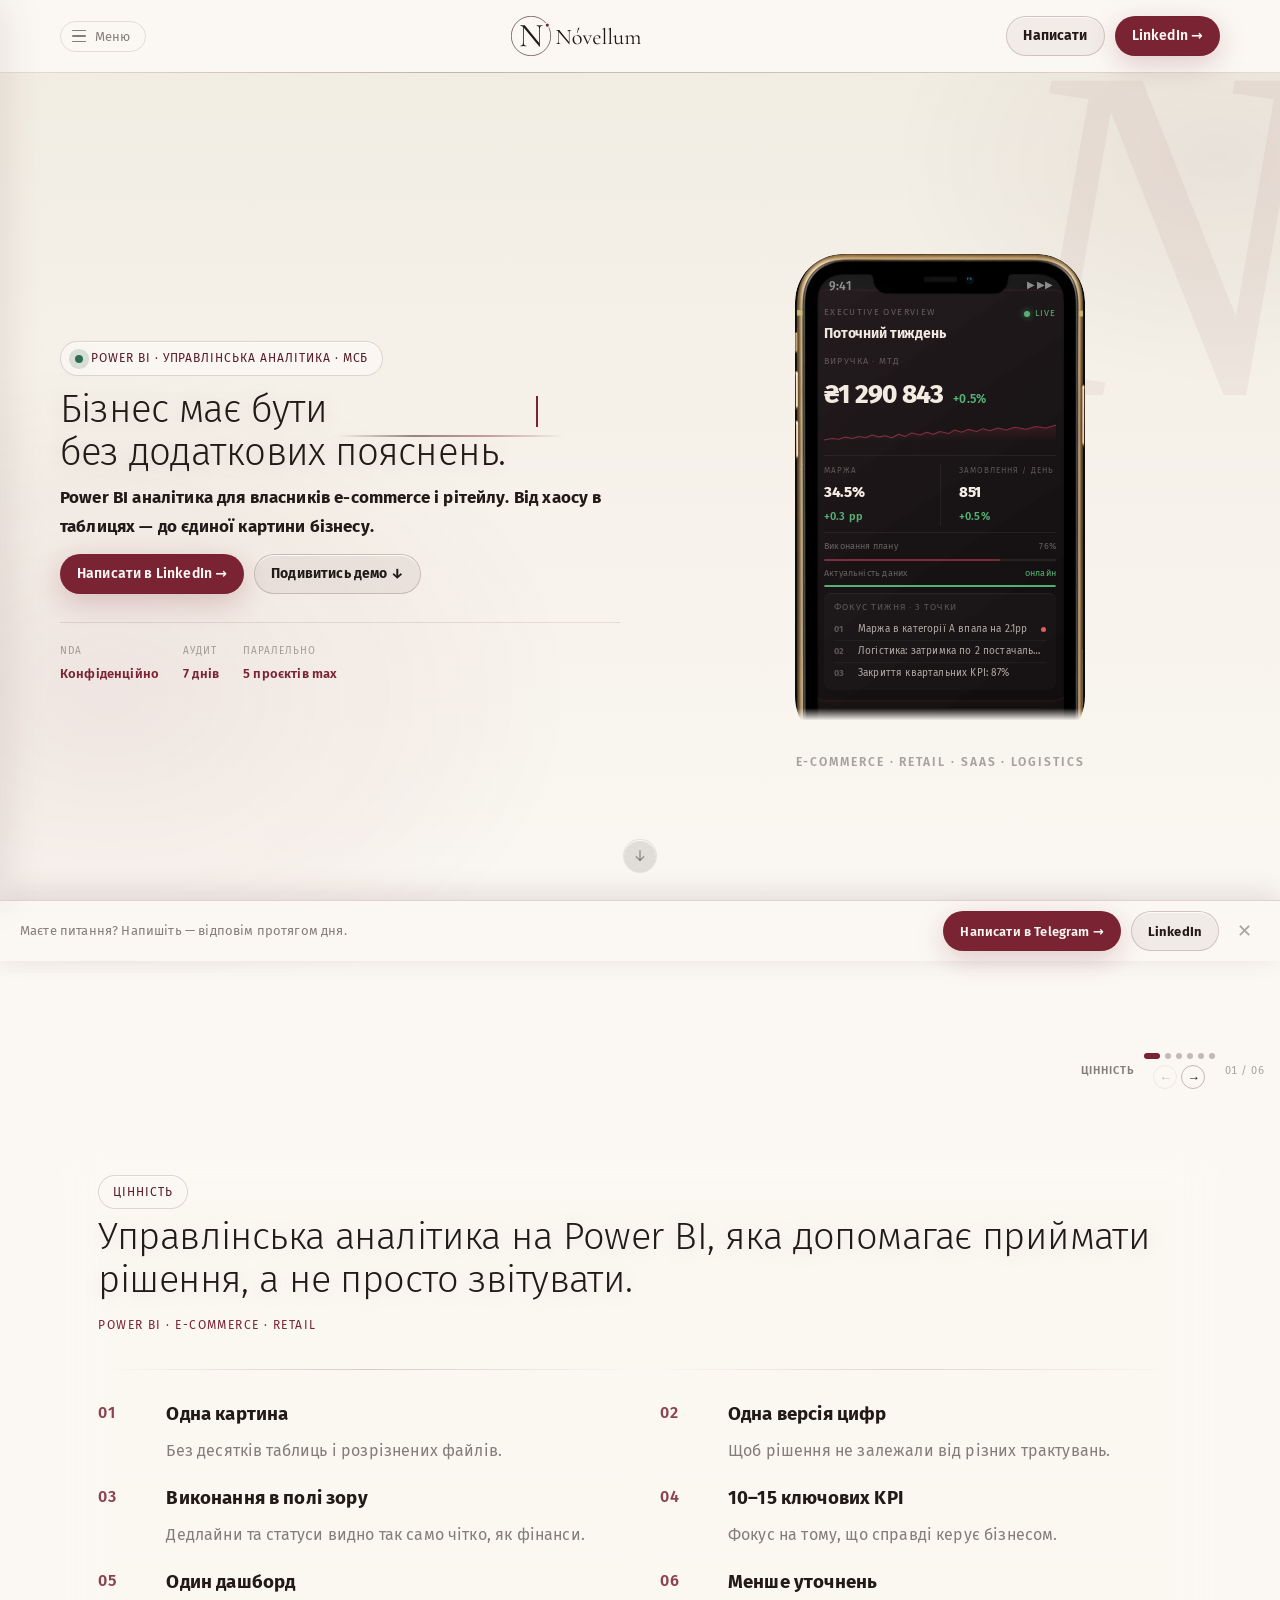
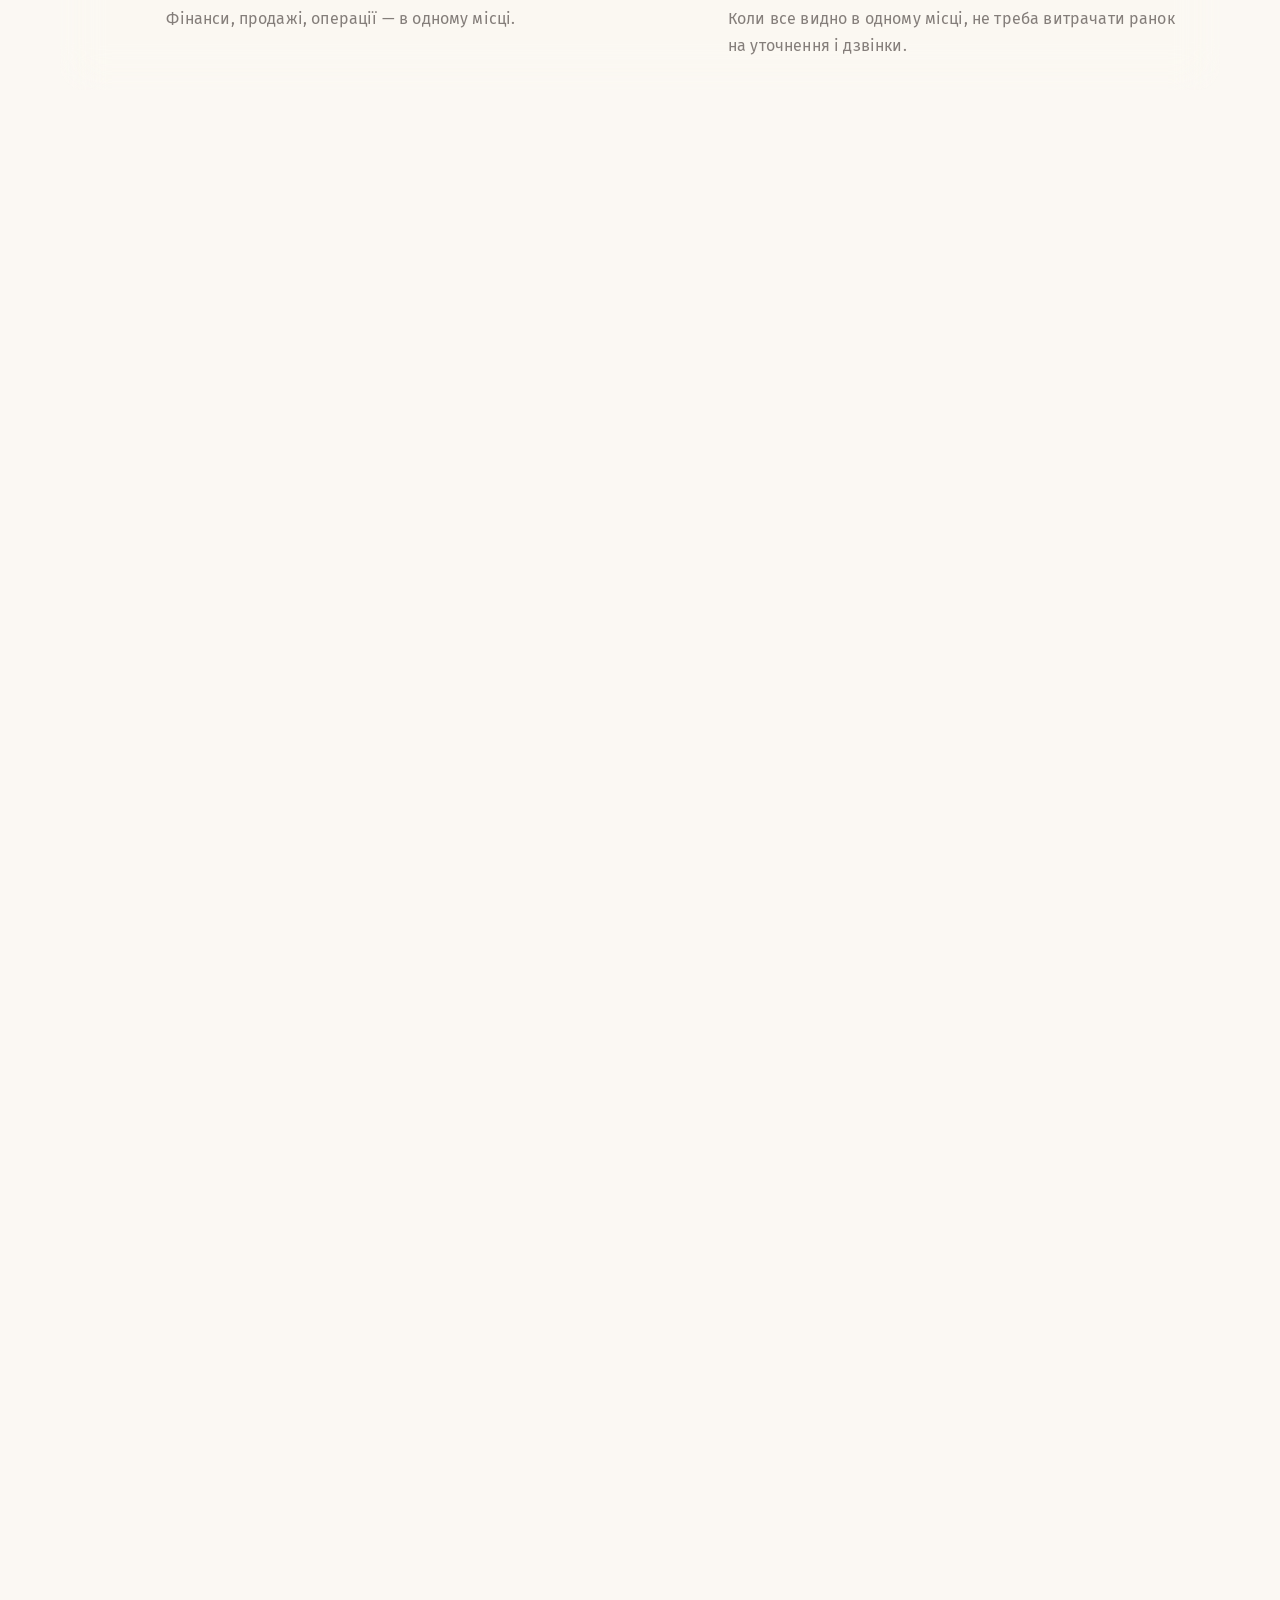
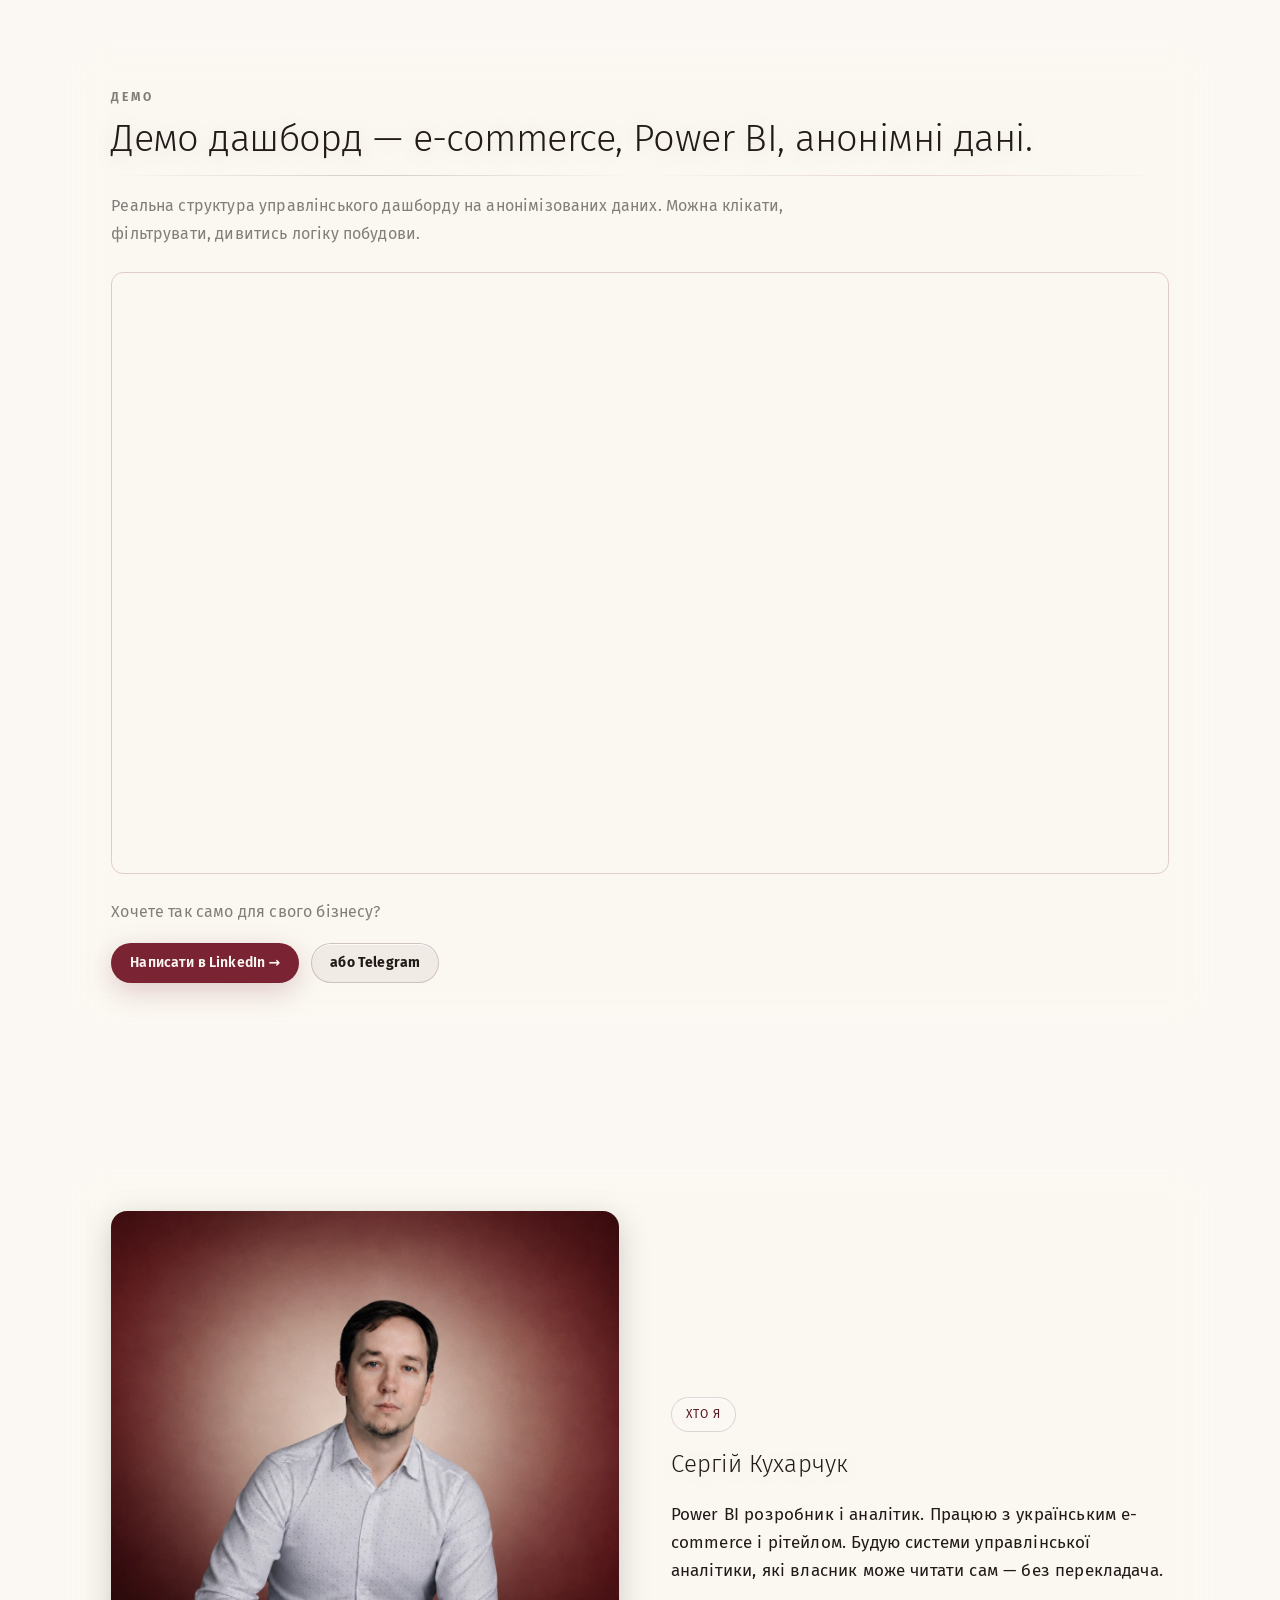
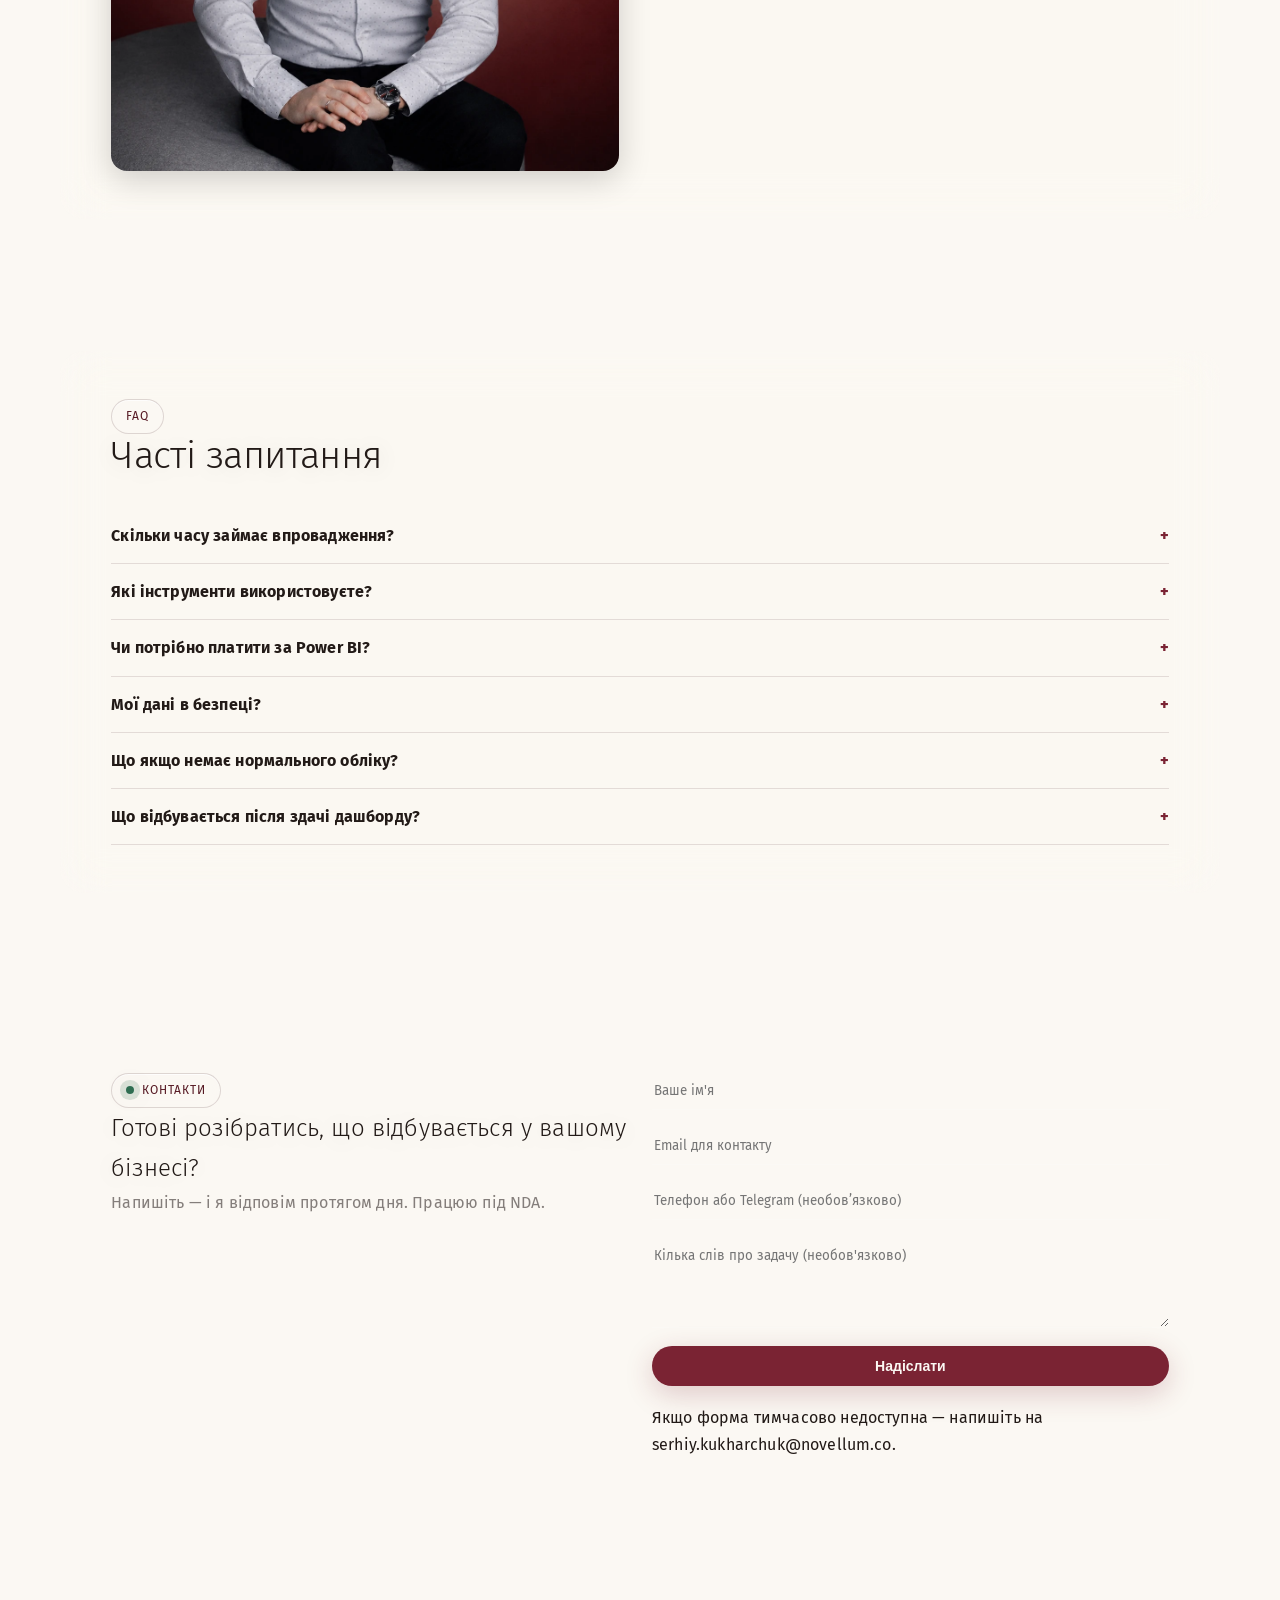
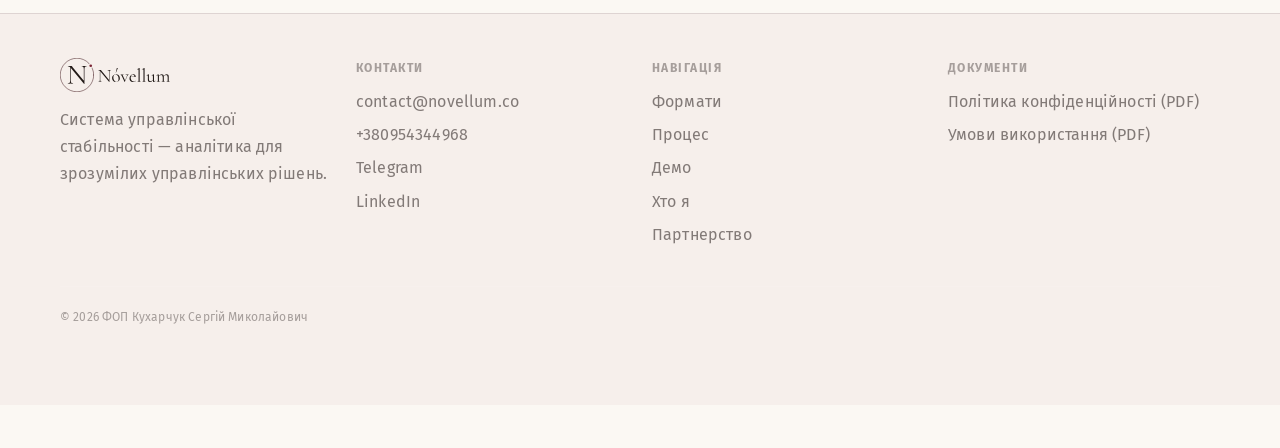
<file: index.html>
<!doctype html>
<html lang="uk">

<head>
  <meta charset="utf-8" />
  <script>if(location.pathname==='/index.html')location.replace('/');</script>
  <meta name="viewport" content="width=device-width, initial-scale=1" />
  <title>Nóvellum — управлінська аналітика та дашборди Power BI для власників бізнесу</title>
  <meta name="description" content="Будую систему управлінської аналітики на Power BI для власників МСБ: один дашборд, одна версія цифр, аудит за 7 днів і сервісна підтримка. Робота під NDA.">
  <meta name="keywords" content="управлінська аналітика, дашборди Power BI, бізнес-аналітика для власників, фінансова аналітика МСБ, автоматизація звітності, консолідація даних бізнесу, аудит управлінської звітності, Power BI дашборд для бізнесу, аналітика для прийняття рішень, BI для малого та середнього бізнесу">
  <meta name="robots" content="index, follow, max-image-preview:large">
  <link rel="canonical" href="https://novellum.co/">
  <meta name="theme-color" content="#FBF8F3">
  <link rel="preload" href="/assets/fonts/fira-sans-cyrillic-400.woff2" as="font" type="font/woff2" crossorigin>
  <link rel="preload" href="/assets/fonts/fira-sans-latin-400.woff2" as="font" type="font/woff2" crossorigin>
  <link rel="preload" href="/assets/fonts/fira-sans-cyrillic-600.woff2" as="font" type="font/woff2" crossorigin>
  <link rel="preload" href="/assets/fonts/fira-sans-latin-600.woff2" as="font" type="font/woff2" crossorigin>
  <link rel="preload" href="/assets/iphone.webp" as="image" type="image/webp" fetchpriority="high">
  <link rel="stylesheet" href="styles.css">
  <link rel="icon" href="assets/favicon/favicon.ico" media="(prefers-color-scheme: dark)">
  <link rel="icon" type="image/png" sizes="32x32" href="assets/favicon/favicon-32x32.png" media="(prefers-color-scheme: dark)">
  <link rel="apple-touch-icon" href="assets/favicon/apple-touch-icon.png" media="(prefers-color-scheme: dark)">
  <link rel="icon" href="assets/favicon/favicon-green.ico" media="(prefers-color-scheme: light)">
  <link rel="icon" type="image/png" sizes="32x32" href="assets/favicon/favicon-32x32-green.png" media="(prefers-color-scheme: light)">
  <link rel="apple-touch-icon" href="assets/favicon/apple-touch-icon-green.png" media="(prefers-color-scheme: light)">

  <meta property="og:title" content="Nóvellum — Від хаосу в таблицях до єдиної картини бізнесу">
  <meta property="og:description" content="Power BI дашборди для власників e-commerce і рітейлу. Аудит за 7 днів — один дашборд, одна версія цифр. Робота під NDA.">
  <meta property="og:image" content="https://novellum.co/assets/og/og-image.png">
  <meta property="og:image:width" content="1200">
  <meta property="og:image:height" content="630">
  <meta property="og:type" content="website">
  <meta property="og:url" content="https://novellum.co/">
  <meta property="og:site_name" content="Nóvellum">
  <meta property="og:locale" content="uk_UA">
  <meta name="twitter:card" content="summary_large_image">
  <meta name="twitter:title" content="Nóvellum — Від хаосу в таблицях до єдиної картини бізнесу">
  <meta name="twitter:description" content="Power BI дашборди для власників e-commerce і рітейлу. Аудит за 7 днів — один дашборд, одна версія цифр. Робота під NDA.">
  <meta name="twitter:image" content="https://novellum.co/assets/og/og-image.png">

  <script type="application/ld+json">
  {
    "@context": "https://schema.org",
    "@type": "Organization",
    "name": "Nóvellum",
    "url": "https://novellum.co/",
    "logo": "https://novellum.co/assets/logo/novellum-horizontal.svg",
    "image": "https://novellum.co/assets/og/og-image.png",
    "description": "Система управлінської аналітики на Power BI для власників МСБ: один дашборд, одна версія цифр, аудит за 7 днів і сервісна підтримка.",
    "email": "contact@novellum.co",
    "telephone": "+380954344968",
    "areaServed": "UA",
    "knowsAbout": ["Power BI", "управлінська аналітика", "бізнес-аналітика", "дашборди для бізнесу"],
    "founder": {
      "@type": "Person",
      "name": "Сергій Кухарчук",
      "sameAs": ["https://www.linkedin.com/in/serhiy-kukharchuk/"]
    },
    "contactPoint": {
      "@type": "ContactPoint",
      "contactType": "sales",
      "email": "contact@novellum.co",
      "telephone": "+380954344968",
      "availableLanguage": ["uk"]
    },
    "sameAs": [
      "https://www.linkedin.com/in/serhiy-kukharchuk/",
      "https://t.me/serhiy_novellum"
    ]
  }
  </script>
  <script type="application/ld+json">
  {
    "@context": "https://schema.org",
    "@type": "WebSite",
    "name": "Nóvellum",
    "url": "https://novellum.co/"
  }
  </script>
  <script type="application/ld+json">
  {
    "@context": "https://schema.org",
    "@type": "Service",
    "serviceType": "Управлінська аналітика та дашборди Power BI",
    "provider": {
      "@type": "Organization",
      "name": "Nóvellum",
      "url": "https://novellum.co/"
    },
    "areaServed": "UA",
    "audience": {
      "@type": "Audience",
      "audienceType": "Власники малого та середнього бізнесу"
    },
    "description": "Аудит даних за 7 днів, побудова дашборду на Power BI та сервісна підтримка управлінської аналітики."
  }
  </script>
  <script type="application/ld+json">
  {
    "@context": "https://schema.org",
    "@type": "FAQPage",
    "mainEntity": [
      {
        "@type": "Question",
        "name": "Скільки часу займає впровадження?",
        "acceptedAnswer": {
          "@type": "Answer",
          "text": "Залежить від специфіки бізнесу і складності дашборду. Аудит займає 7 днів: визначаю показники, розбираюсь у даних і формую ТЗ. Далі обговорюємо терміни індивідуально."
        }
      },
      {
        "@type": "Question",
        "name": "Які інструменти використовуєте?",
        "acceptedAnswer": {
          "@type": "Answer",
          "text": "Power BI для дашбордів. Підключаюсь до Excel/Sheets, CRM, облікові програми."
        }
      },
      {
        "@type": "Question",
        "name": "Чи потрібно платити за Power BI?",
        "acceptedAnswer": {
          "@type": "Answer",
          "text": "Є кілька варіантів ліцензій — Desktop, Pro, Premium. Підберу оптимальний під ваш сценарій, деталі на офіційній сторінці Microsoft."
        }
      },
      {
        "@type": "Question",
        "name": "Мої дані в безпеці?",
        "acceptedAnswer": {
          "@type": "Answer",
          "text": "NDA підписуємо до початку роботи. Дані не передаються третім особам."
        }
      },
      {
        "@type": "Question",
        "name": "Що якщо немає нормального обліку?",
        "acceptedAnswer": {
          "@type": "Answer",
          "text": "Починаю з аудиту того, що є. Навіть Excel — робоча основа: впорядковую, фіксую логіку і будую дашборд поверх наявних даних."
        }
      },
      {
        "@type": "Question",
        "name": "Що відбувається після здачі дашборду?",
        "acceptedAnswer": {
          "@type": "Answer",
          "text": "Переходжу в режим підтримки: стежу за якістю даних, оновлюю показники, додаю нові зрізи. Живий інструмент, не статичний звіт."
        }
      }
    ]
  }
  </script>

  <link rel="preload" href="animations.css" as="style" onload="this.onload=null;this.rel='stylesheet'">
  <noscript><link rel="stylesheet" href="animations.css"></noscript>
  <!-- Google Tag Manager — REPLACE GTM-M32PB2ML with the real container ID before going live -->
  <script>(function(w,d,s,l,i){w[l]=w[l]||[];w[l].push({'gtm.start':
  new Date().getTime(),event:'gtm.js'});var f=d.getElementsByTagName(s)[0],
  j=d.createElement(s),dl=l!='dataLayer'?'&l='+l:'';j.async=true;j.src=
  'https://www.googletagmanager.com/gtm.js?id='+i+dl;f.parentNode.insertBefore(j,f);
  })(window,document,'script','dataLayer','GTM-M32PB2ML');</script>
  <!-- End Google Tag Manager -->
  <!-- BEGIN PLERDY CODE — deferred until interaction or 3s after load -->
  <script data-plerdy_code='1'>
  (function(){
    var loaded=false;
    function loadPlerdy(){
      if(loaded)return;loaded=true;
      _site_hash_code="9d9e118cd5dfa635baee25aafb95c633";_suid=78066;
      var s=document.createElement('script');
      s.dataset.plerdymainscript='plerdymainscript';
      s.src='https://a.plerdy.com/public/js/click/main.js?v='+Math.random();
      var ex=document.querySelector("[data-plerdymainscript='plerdymainscript']");
      if(ex)ex.parentNode.removeChild(ex);
      try{document.head.appendChild(s);}catch(e){}
    }
    window.addEventListener('load',function(){setTimeout(loadPlerdy,3000);});
    ['mousedown','touchstart','scroll','keydown'].forEach(function(ev){
      window.addEventListener(ev,loadPlerdy,{once:true,passive:true});
    });
  })();
  </script>
  <!-- END PLERDY CODE -->
</head>

<body>
<!-- Google Tag Manager (noscript) -->
<noscript><iframe src="https://www.googletagmanager.com/ns.html?id=GTM-M32PB2ML"
height="0" width="0" style="display:none;visibility:hidden"></iframe></noscript>
<!-- End Google Tag Manager (noscript) -->

<!-- Sticky Telegram bar -->
<div class="sticky-tg" id="stickyTg">
  <p><span class="stq-main">Маєте питання?</span> <span class="stq-sub">Напишіть — відповім протягом дня.</span></p>
  <div class="sticky-tg-right">
    <a class="button primary sticky-tg-full" href="https://t.me/serhiy_novellum" target="_blank" rel="noopener noreferrer" style="font-size:13px;padding:9px 16px">Написати в Telegram →</a>
    <a class="button secondary sticky-tg-full" href="https://www.linkedin.com/in/serhiy-kukharchuk/" target="_blank" rel="noopener" style="font-size:13px;padding:9px 16px">LinkedIn</a>
    <a class="sticky-tg-icon" href="https://www.linkedin.com/in/serhiy-kukharchuk/" target="_blank" rel="noopener" aria-label="LinkedIn">
      <span class="btn-icon-text" aria-hidden="true">in</span>
    </a>
    <a class="sticky-tg-icon" href="https://t.me/serhiy_novellum" target="_blank" rel="noopener noreferrer" aria-label="Telegram">
      <svg class="tg-svg-icon" aria-hidden="true" viewBox="0 0 24 24" width="20" height="20" fill="none">
        <path d="M21.5 3.5L2.5 11l5.7 2.1L10 20l3.2-4.3 4.8 3.5L21.5 3.5z" stroke="currentColor" stroke-width="1.6" stroke-linejoin="round" fill="currentColor" fill-opacity="0"/>
        <path d="M8.2 13.1L18 7" stroke="currentColor" stroke-width="1.4" stroke-linecap="round"/>
      </svg>
    </a>
    <button class="sticky-tg-close" id="stickyTgClose" aria-label="Закрити">✕</button>
  </div>
</div>

<!-- Exit-intent popup -->
<div class="exit-overlay" id="exitOverlay" role="dialog" aria-modal="true">
  <div class="exit-popup">
    <button class="exit-close" id="exitClose" aria-label="Закрити">✕</button>
    <div class="pill" style="margin-bottom:4px">Почекайте хвилину</div>
    <h3 class="title-accent">Ще не готові до рішення?</h3>
    <p>Напишіть у LinkedIn — розкажіть про свій бізнес. Без зобов'язань.</p>
    <div class="nav-cta" style="flex-wrap:wrap">
      <a class="button primary" href="https://www.linkedin.com/in/serhiy-kukharchuk/" target="_blank" rel="noopener">Написати в LinkedIn</a>
      <button class="button secondary" id="exitContinue">Продовжити перегляд</button>
    </div>
  </div>
</div>

  <header>
    <div class="container nav">
      <!-- Desktop-only hamburger trigger -->
      <button class="desk-ham-trigger" id="deskHamBtn" aria-label="Відкрити навігацію" aria-expanded="false">
        <span class="desk-ham-lines"><span></span><span></span><span></span></span>
        <span class="desk-ham-label">Меню</span>
      </button>

      <a class="logo" href="/">
        <img class="logo-horizontal" src="assets/logo/novellum-horizontal.svg" alt="Nóvellum" width="130" height="40" />
        <img class="logo-mark" src="assets/logo/novellum-mark.svg" alt="Nóvellum" width="40" height="40" />
      </a>

      <nav class="nav-links" aria-label="Навігація">
        <a href="#value">Цінність</a>
        <a href="#formats">Формати</a>
        <a href="#process">Процес</a>
        <a href="#demo">Демо</a>
        <a href="#author">Хто я</a>
        <a href="partners.html">Партнерство</a>
        <a href="#contact">Контакти</a>
      </nav>

      <div class="nav-cta">
        <a class="button secondary button--anim" href="#contact">Написати</a>
        <a class="button primary" href="https://www.linkedin.com/in/serhiy-kukharchuk/" target="_blank" rel="noopener">LinkedIn →</a>
      </div>
      <button class="hamburger" id="hamburgerBtn" aria-label="Відкрити меню" aria-expanded="false">
        <span></span><span></span><span></span>
      </button>
    </div>
  </header>

  <!-- Desktop side nav drawer (desktop only) -->
  <div class="desk-nav-drawer" id="deskNavDrawer" aria-hidden="true" aria-label="Навігація">
    <div class="desk-nav-head">
      <a href="/" class="desk-nav-logo" onclick="document.getElementById('deskNavDrawer').classList.remove('open');document.getElementById('deskNavBackdrop').classList.remove('visible')">
        <img src="assets/logo/novellum-mark.svg" alt="Nóvellum" width="32" height="32" />
      </a>
      <button class="desk-nav-close" id="deskNavClose" aria-label="Закрити меню">✕</button>
    </div>
    <nav class="desk-nav-links">
      <a href="#value">
        <span class="desk-nav-icon" aria-hidden="true"><svg width="15" height="15" viewBox="0 0 15 15" fill="none"><rect x="1" y="8" width="3" height="6" rx=".6" fill="currentColor"/><rect x="6" y="5" width="3" height="9" rx=".6" fill="currentColor"/><rect x="11" y="2" width="3" height="12" rx=".6" fill="currentColor"/></svg></span>
        Цінність
      </a>
      <a href="#formats">
        <span class="desk-nav-icon" aria-hidden="true"><svg width="15" height="15" viewBox="0 0 15 15" fill="none" stroke="currentColor" stroke-width="1.4"><rect x="1.5" y="3.5" width="12" height="8" rx="1.5"/><line x1="1.5" y1="6.5" x2="13.5" y2="6.5"/></svg></span>
        Формати
      </a>
      <a href="#process">
        <span class="desk-nav-icon" aria-hidden="true"><svg width="15" height="15" viewBox="0 0 15 15" fill="none" stroke="currentColor" stroke-width="1.4" stroke-linecap="round"><line x1="2" y1="4" x2="10" y2="4"/><polyline points="7,1.5 10,4 7,6.5"/><line x1="5" y1="11" x2="13" y2="11"/><polyline points="10,8.5 13,11 10,13.5"/></svg></span>
        Процес
      </a>
      <a href="#demo">
        <span class="desk-nav-icon" aria-hidden="true"><svg width="15" height="15" viewBox="0 0 15 15" fill="none" stroke="currentColor" stroke-width="1.4"><circle cx="7.5" cy="7.5" r="5.5"/><polygon points="6,5.5 11,7.5 6,9.5" fill="currentColor" stroke="none"/></svg></span>
        Демо
      </a>
      <a href="#author">
        <span class="desk-nav-icon" aria-hidden="true"><svg width="15" height="15" viewBox="0 0 15 15" fill="none" stroke="currentColor" stroke-width="1.4" stroke-linecap="round"><circle cx="7.5" cy="5.5" r="2.5"/><path d="M2 13.5c0-3.038 2.462-5.5 5.5-5.5s5.5 2.462 5.5 5.5"/></svg></span>
        Хто я
      </a>
      <a href="partners.html">
        <span class="desk-nav-icon" aria-hidden="true"><svg width="15" height="15" viewBox="0 0 15 15" fill="none" stroke="currentColor" stroke-width="1.4"><circle cx="4.5" cy="7.5" r="3.5"/><circle cx="10.5" cy="7.5" r="3.5"/></svg></span>
        Партнерство
      </a>
      <a href="#contact">
        <span class="desk-nav-icon" aria-hidden="true"><svg width="15" height="15" viewBox="0 0 15 15" fill="none" stroke="currentColor" stroke-width="1.4"><rect x="1.5" y="3.5" width="12" height="8" rx="1.5"/><polyline points="1.5,4.5 7.5,9 13.5,4.5"/></svg></span>
        Контакти
      </a>
    </nav>
    <div class="desk-nav-footer">
      <a class="button primary" href="https://www.linkedin.com/in/serhiy-kukharchuk/" target="_blank" rel="noopener">Написати в LinkedIn →</a>
      <a class="button secondary" href="https://t.me/serhiy_novellum" target="_blank" rel="noopener">Telegram</a>
    </div>
  </div>
  <div class="desk-nav-backdrop" id="deskNavBackdrop"></div>

  <nav class="mobile-nav" id="mobileNav" aria-label="Мобільна навігація">
    <button class="mobile-nav-close" id="mobileNavClose" aria-label="Закрити меню">✕</button>
    <a href="#value">Цінність</a>
    <a href="#formats">Формати</a>
    <a href="#process">Процес</a>
    <a href="#demo">Демо</a>
    <a href="#author">Хто я</a>
    <a href="partners.html">Партнерство</a>
    <a href="#contact">Контакти</a>
    <a class="button primary mobile-nav-tg" href="https://www.linkedin.com/in/serhiy-kukharchuk/" target="_blank" rel="noopener noreferrer">Написати в LinkedIn</a>
  </nav>

  <main>
    <section class="hero" id="top">
      <div class="hero-deco-n" aria-hidden="true">N</div>
      <div class="container hero-grid">
        <div class="hero-content" style="position:relative;z-index:1">
          <div class="pill"><span class="dot"></span>Power BI · Управлінська аналітика · МСБ</div>

          <h1 class="title-accent">
            Бізнес має бути <span class="tw-wrap"><span class="accent-word typewriter-word">зрозумілим</span><span class="tw-cursor" aria-hidden="true"></span></span><br> без додаткових пояснень.
          </h1>

          <div class="hero-subtitle">
            Power BI аналітика для власників e-commerce і рітейлу. Від хаосу в таблицях — до єдиної картини бізнесу.
          </div>

          <div class="nav-cta hero-cta">
            <a class="button primary hero-btn-linkedin" href="https://www.linkedin.com/in/serhiy-kukharchuk/" target="_blank" rel="noopener">
              <span class="btn-label">Написати в LinkedIn →</span>
            </a>
            <a class="button secondary button--anim" href="#demo">Подивитись демо ↓</a>
          </div>

          <div class="hero-trust-strip">
            <div class="hero-trust-item"><span>NDA</span><span>Конфіденційно</span></div>
            <div class="hero-trust-item"><span>Аудит</span><span>7 днів</span></div>
            <div class="hero-trust-item"><span>Паралельно</span><span>5 проєктів max</span></div>
          </div>
        </div>

        <div class="hero-visual" style="position:relative;z-index:1">
          <div class="phone-v-wrap">
            <div class="phone-v-frame">
              <img class="phone-v-shell" src="/assets/iphone.webp" alt="" fetchpriority="high" width="580" height="984" />
              <div class="phone-v-statusbar"><span>9:41</span><span style="display:flex;gap:4px;align-items:center;font-size:10px">▶ ▶▶</span></div>
              <!-- mobile-only: notification cards inside phone -->
              <div class="notif-shade" aria-hidden="true">
                <div class="notif-card">
                  <span class="notif-icon">📊</span>
                  <div>
                    <div class="notif-title">Виручка ↑ +12.4%</div>
                    <div class="notif-sub">₴1&nbsp;284&nbsp;560 · від плану</div>
                  </div>
                </div>
                <div class="notif-card">
                  <span class="notif-icon">✅</span>
                  <div>
                    <div class="notif-title">План перевиконано</div>
                    <div class="notif-sub">+4% цього тижня</div>
                  </div>
                </div>
                <div class="notif-card notif-card--warn">
                  <span class="notif-icon">⚠️</span>
                  <div>
                    <div class="notif-title">Маржа знизилась</div>
                    <div class="notif-sub">−1.2 pp · потребує уваги</div>
                  </div>
                </div>
              </div>
          <div class="live-dash" aria-label="Live dashboard preview">
            <div class="live-dash-header">
              <div>
                <div class="live-dash-eyebrow">Executive overview</div>
                <div class="live-dash-subtitle">Поточний тиждень</div>
              </div>
              <div class="live-live-badge"><span class="live-dot"></span>LIVE</div>
            </div>

            <div class="live-rev-label">ВИРУЧКА · МТД</div>
            <div class="live-rev-row">
              <div class="live-rev-val" id="dash-revenue">₴1&nbsp;284&nbsp;560</div>
              <div class="live-rev-delta" id="dash-rev-delta">+12.4%</div>
            </div>
            <svg class="live-sparkline" viewBox="0 0 280 34" preserveAspectRatio="none" fill="none" aria-hidden="true">
              <defs>
                <linearGradient id="spark-grad" x1="0" y1="0" x2="0" y2="1">
                  <stop offset="0%" stop-color="#7A2333" stop-opacity=".3"/>
                  <stop offset="100%" stop-color="#7A2333" stop-opacity="0"/>
                </linearGradient>
              </defs>
              <path d="M0 24 L10 22 L18 23 L26 20 L34 22 L42 19 L50 21 L58 17 L66 20 L74 18 L82 21 L90 16 L98 19 L106 14 L116 17 L124 13 L132 16 L140 12 L150 15 L158 10 L166 13 L174 9 L184 12 L192 8 L200 11 L210 7 L220 10 L230 6 L244 9 L256 5 L268 7 L280 3" stroke="#7A2333" stroke-width="1.5" fill="none" stroke-linejoin="round"/>
              <path d="M0 24 L10 22 L18 23 L26 20 L34 22 L42 19 L50 21 L58 17 L66 20 L74 18 L82 21 L90 16 L98 19 L106 14 L116 17 L124 13 L132 16 L140 12 L150 15 L158 10 L166 13 L174 9 L184 12 L192 8 L200 11 L210 7 L220 10 L230 6 L244 9 L256 5 L268 7 L280 3 L280 26 L0 26 Z" fill="url(#spark-grad)"/>
            </svg>

            <div class="live-metrics-row">
              <div class="live-metric-col">
                <div class="live-metric-label">МАРЖА</div>
                <div class="live-metric-val" id="dash-margin">34.2%</div>
                <div class="live-metric-delta live-delta-pos" id="dash-margin-delta">+1.2 pp</div>
              </div>
              <div class="live-metric-col">
                <div class="live-metric-label">ЗАМОВЛЕННЯ / ДЕНЬ</div>
                <div class="live-metric-val" id="dash-orders">847</div>
                <div class="live-metric-delta live-delta-neg" id="dash-orders-delta">−3.1%</div>
              </div>
            </div>

            <div class="live-bars">
              <div class="live-bar-row">
                <div class="live-bar-row-labels">
                  <span>Виконання плану</span>
                  <span id="dash-plan-pct">76%</span>
                </div>
                <div class="live-bar-track"><div class="live-bar-fill" id="dash-plan-bar" style="width:76%"></div></div>
              </div>
              <div class="live-bar-row">
                <div class="live-bar-row-labels">
                  <span>Актуальність даних</span>
                  <span style="color:#4caf6e">онлайн</span>
                </div>
                <div class="live-bar-track"><div class="live-bar-fill" style="width:100%;background:#4caf6e"></div></div>
              </div>
            </div>

            <div class="live-focus">
              <div class="live-focus-header">ФОКУС ТИЖНЯ · 3 ТОЧКИ</div>
              <div class="live-focus-item">
                <span class="live-focus-num">01</span>
                <span>Маржа в категорії A впала на 2.1pp</span>
                <span class="live-focus-alert"></span>
              </div>
              <div class="live-focus-item">
                <span class="live-focus-num">02</span>
                <span>Логістика: затримка по 2 постачальниках</span>
              </div>
              <div class="live-focus-item">
                <span class="live-focus-num">03</span>
                <span>Закриття квартальних KPI: 87%</span>
              </div>
            </div>
          </div>
            </div><!-- /phone-v-frame -->
            <div class="phone-v-fade"></div>
          </div><!-- /phone-v-wrap -->

          <div class="hero-industries reveal" aria-hidden="false">E-COMMERCE · RETAIL · SAAS · LOGISTICS</div>
        </div>
      </div>

      <a class="hero-scroll" href="#hscrollOuter" aria-label="Прокрутити нижче">
        <svg width="18" height="18" viewBox="0 0 24 24" fill="none" aria-hidden="true">
          <path d="M12 5v12" stroke="currentColor" stroke-width="2" stroke-linecap="round"/>
          <path d="M7 13l5 5 5-5" stroke="currentColor" stroke-width="2" stroke-linecap="round" stroke-linejoin="round"/>
        </svg>
      </a>
    </section>

    <!-- СЕКЦІЯ: Для кого це — додано -->
    <!-- ═══ Horizontal scroll chapter (desktop) · vertical snap (mobile) ═══ -->
    <div class="hscroll-outer" id="hscrollOuter">
      <div class="hscroll-sticky" id="hscrollSticky">

        <div class="hscroll-ui" aria-hidden="true">
          <div class="hscroll-row-top">
            <span class="hscroll-label" id="hscrollLabel">Цінність</span>
            <div class="hscroll-dots-col">
              <div class="hscroll-dots" id="hscrollDots"></div>
              <div class="hscroll-arrows">
                <button class="hscroll-arrow" id="hscrollPrev" aria-label="Попередня секція">←</button>
                <button class="hscroll-arrow" id="hscrollNext" aria-label="Наступна секція">→</button>
              </div>
            </div>
            <span class="hscroll-counter"><span id="hscrollCurr">01</span> / <span id="hscrollTot">08</span></span>
          </div>
        </div>
        <div class="hscroll-progress"><div class="hscroll-progress-fill" id="hscrollFill"></div></div>
        <div class="hscroll-hint" id="hscrollHint">scroll →</div>

        <div class="hscroll-track" id="hscrollTrack">

          <div class="hscroll-slide" id="hslide-value">
            <section id="value" class="divider">
              <div class="container glass-panel">
        <div class="section-title reveal">
          <div>
            <div class="pill">Цінність</div>
            <h2 class="title-accent">Управлінська аналітика на Power BI, яка допомагає приймати рішення, а не просто звітувати.</h2>
            <p class="section-typewriter" data-typewriter='["Power BI · E-commerce · Retail", "Sheets · PostgreSQL · 1С · CRM", "Будь-яке джерело даних"]'>Power BI · E-commerce · Retail</p>

            <div class="icon-badges" aria-label="Фокус напрямів">
              <div class="icon-pill" title="Фінанси" aria-label="Фінанси"><span>₴</span></div>
              <div class="icon-pill" title="Операції" aria-label="Операції"><span>⚙</span></div>
              <div class="icon-pill" title="Ризики" aria-label="Ризики"><span>!</span></div>
            </div>
          </div>

          <p>Збираю дані так, щоб картина бізнесу була зрозуміла з першого погляду — без підготовки і пояснень.</p>
        </div>

        <div class="narrative-list" style="margin-top:8px">
          <div class="narrative-item reveal">
            <span class="narrative-num">01</span>
            <div>
              <h3>Одна картина</h3>
              <p>Без десятків таблиць і розрізнених файлів.</p>
            </div>
          </div>
          <div class="narrative-item reveal">
            <span class="narrative-num">02</span>
            <div>
              <h3>Одна версія цифр</h3>
              <p>Щоб рішення не залежали від різних трактувань.</p>
            </div>
          </div>
          <div class="narrative-item reveal">
            <span class="narrative-num">03</span>
            <div>
              <h3>Виконання в полі зору</h3>
              <p>Дедлайни та статуси видно так само чітко, як фінанси.</p>
            </div>
          </div>
          <div class="narrative-item reveal">
            <span class="narrative-num">04</span>
            <div>
              <h3>10–15 ключових KPI</h3>
              <p>Фокус на тому, що справді керує бізнесом.</p>
            </div>
          </div>
          <div class="narrative-item reveal">
            <span class="narrative-num">05</span>
            <div>
              <h3>Один дашборд</h3>
              <p>Фінанси, продажі, операції — в одному місці.</p>
            </div>
          </div>
          <div class="narrative-item reveal" style="border-bottom:none">
            <span class="narrative-num">06</span>
            <div>
              <h3>Менше уточнень</h3>
              <p>Коли все видно в одному місці, не треба витрачати ранок на уточнення і дзвінки.</p>
            </div>
          </div>
        </div>
      </div>
    </section>

          </div><!-- /hslide-value -->

          <div class="hscroll-slide" id="hslide-for-whom">
            <section id="for-whom" class="divider">
              <div class="container glass-panel">
                <p class="section-eyebrow reveal">Мій клієнт</p>
                <h2 class="title-accent reveal">Впізнаєте себе?</h2>
                <div class="for-whom-content reveal">
                  <p>
                    Є 1С або ERP, є Excel, є CRM. Але немає системи яка показує
                    реальну картину вчасно. Маржа по категоріях невідома. План
                    порівнюють з фактом в кінці місяця. Цифри в різних відділів різні.
                    Понеділок починається з дзвінків і уточнень.
                  </p>
                </div>
                <div class="snapshot-grid reveal" style="margin-top:28px;grid-template-columns:repeat(3,1fr)">
                  <div class="snap-card">
                    <b>Не зрозуміло які KPI важливі</b>
                    <div class="accent"><i></i>вимірюють все підряд</div>
                    <small>Немає розуміння які показники справді керують бізнесом.</small>
                  </div>
                  <div class="snap-card">
                    <b>Облік хаотичний</b>
                    <div class="accent"><i></i>зведення займає дні</div>
                    <small>Дані в різних місцях — Excel, CRM, 1С, чати.</small>
                  </div>
                  <div class="snap-card">
                    <b>Немає часу розбиратись</b>
                    <div class="accent"><i></i>аналітика відкладається</div>
                    <small>Все горить. Кращі часи не настають.</small>
                  </div>
                  <div class="snap-card">
                    <b>Фрілансер зробив і зник</b>
                    <div class="accent"><i></i>дашборд застарів</div>
                    <small>Ніхто не підтримує — використовувати страшно.</small>
                  </div>
                  <div class="snap-card">
                    <b>IT і бізнес говорять різними мовами</b>
                    <div class="accent"><i></i>задачу важко сформулювати</div>
                    <small>IT не розуміє бізнес-логіку. Бізнес не може описати технічно.</small>
                  </div>
                  <div class="snap-card">
                    <b>Страх що не будуть використовувати</b>
                    <div class="accent"><i></i>гроші витрачені даремно</div>
                    <small>Зроблять — а команда повернеться до Excel.</small>
                  </div>
                </div>
              </div>
            </section>
          </div>


          <div class="hscroll-slide" id="hslide-social-proof">
    <section id="social-proof" class="divider">
      <div class="container glass-panel">
        <div class="card lift reveal" style="max-width:800px;margin:0 auto;padding:36px 48px">
          <div style="display:flex;align-items:center;gap:12px;margin-bottom:20px;flex-wrap:wrap">
            <div class="pill">Анонімний кейс</div>
            <span style="font-size:12px;color:var(--text-soft);letter-spacing:.04em">E-commerce · товари для дому · NDA</span>
          </div>
          <p style="font-size:1.05rem;line-height:1.75;color:var(--text)">
            Фінанси, продажі і склад велись в різних таблицях. Повну картину бізнесу тримав у голові тільки власник — команда щотижня зверталась до нього за цифрами.
          </p>
          <p style="margin-top:12px;color:var(--text-muted);font-size:.95rem;line-height:1.7">
            Побудував єдиний дашборд на Power BI з автоматичним оновленням даних з усіх джерел. Тепер картина бізнесу — у дашборді, а не в голові.
          </p>
          <div class="case-results" style="margin-top:24px;display:grid;grid-template-columns:repeat(3,1fr);gap:16px">
            <div class="case-result-item">
              <div class="case-result-num">01</div>
              <div class="case-result-title">Менше дзвінків</div>
              <p class="case-result-desc">З 8–10 запитань на тиждень до 1–2. Команда знайшла де шукати — без власника.</p>
              <p class="case-result-desc-short">Команда шукає самостійно</p>
            </div>
            <div class="case-result-item">
              <div class="case-result-num">02</div>
              <div class="case-result-title">Менше вузьких місць</div>
              <p class="case-result-desc">Картина бізнесу перестала жити в голові однієї людини — вона в дашборді.</p>
              <p class="case-result-desc-short">Картина бізнесу в дашборді</p>
            </div>
            <div class="case-result-item">
              <div class="case-result-num">03</div>
              <div class="case-result-title">Менше очікувань</div>
              <p class="case-result-desc">Рішення про закупівлю приймається в день запиту, а не в кінці тижня.</p>
              <p class="case-result-desc-short">Рішення приймаються день у день</p>
            </div>
          </div>
          <div class="case-cta-row" style="margin-top:26px;display:flex;align-items:center;gap:16px;flex-wrap:wrap">
            <a class="button primary case-cta-btn" href="https://www.linkedin.com/in/serhiy-kukharchuk/" target="_blank" rel="noopener">Написати в LinkedIn →</a>
            <a class="button secondary case-cta-btn" href="https://t.me/serhiy_novellum" target="_blank" rel="noopener noreferrer">або Telegram</a>
            <span style="font-size:12px;color:var(--text-soft)">Працюю під NDA · всі деталі в розмові</span>
          </div>
        </div>
      </div>
    </section>

          </div><!-- /hslide-social-proof -->

          <div class="hscroll-slide" id="hslide-formats">
    <section id="formats" class="divider">
      <div class="container glass-panel">
        <div class="section-title reveal">
          <div>
            <div class="pill">Формати</div>
            <h2 class="title-accent">Починаю з аудиту. Далі — підтримка системи.</h2>
            <p class="section-typewriter" data-typewriter='["Start: аудит і перший дашборд", "Ongoing: підтримка в актуальному стані", "NDA · max 5 проєктів одночасно"]'>Start: аудит і перший дашборд</p>
          </div>
          <p>Спочатку розбираюсь у вашому бізнесі і будую дашборд. Далі підтримую його в актуальному стані.</p>
        </div>

        <div class="formats-swipe-wrap">
        <div class="pricing-grid">
          <div class="pricing-card lift reveal">
            <span class="format-badge brass">Start</span>
            <h3>Запуск системи управлінської аналітики</h3>
            <div class="price">$<span class="countup" data-target="2000">2 000</span></div>

            <div class="format-track">
              <span>Start</span>
              <div class="track" style="--fill:22%" aria-hidden="true"></div>
              <span>Run</span>
            </div>

            <ul>
              <li><span class="status-icon">✓</span>Визначаю ключові показники</li>
              <li><span class="status-icon">✓</span>Формую управлінський дашборд на Power BI під ваш бізнес</li>
              <li><span class="status-icon">✓</span>Фіксую правила роботи з виконанням</li>
            </ul>
            <p style="margin-top:16px;padding:12px 14px;background:var(--brand-soft);border-left:3px solid var(--brass);border-radius:8px;font-size:.88rem;color:var(--text)">
              Аудит завершено, показники погоджені — дашборд у розробці.
            </p>
          </div>

          <div class="pricing-card lift reveal">
            <span class="format-badge">Ongoing</span>
            <h3>Система управлінської стабільності</h3>
            <div class="price">$<span class="countup" data-target="1500">1 500</span> / місяць</div>

            <div class="format-track">
              <span>Start</span>
              <div class="track" style="--fill:82%" aria-hidden="true"></div>
              <span>Run</span>
            </div>

            <ul>
              <li><span class="status-icon">✓</span>Оновлення даних за погодженим графіком</li>
              <li><span class="status-icon">✓</span>Верифікація ключових показників</li>
              <li><span class="status-icon">✓</span>План змін через backlog</li>
            </ul>
            <p style="margin-top:16px;padding:12px 14px;background:var(--brand-soft);border-left:3px solid var(--brass);border-radius:8px;font-size:.88rem;color:var(--text)">
              Щотижня ви отримуєте актуальну картину. Ручна робота — на моєму боці.
            </p>
          </div>
        </div>
        </div><!-- /formats-swipe-wrap -->
        <div class="formats-swipe-dots" aria-hidden="true"><i></i><i></i></div>

        <div class="urgency-strip reveal">
          <div class="urgency-dot"></div>
          <p>Паралельно веду не більше 5 проєктів — щоб зберегти якість і увагу до кожного клієнта. <a href="#contact" class="inline-cta">Уточнити наявність →</a></p>
        </div>
      </div>
    </section>

          </div><!-- /hslide-formats -->

          <div class="hscroll-slide" id="hslide-calculator">
    <!-- ЛОГІКА ЦІНИ — додано перед калькулятором -->
    <div style="padding:0 0 8px">
      <div class="container">
        <p class="reveal" style="max-width:680px;font-size:15px;line-height:1.75;color:var(--text-muted);padding:24px 0 0">
          Власник бізнесу з оборотом $115K/міс приймає рішення із запізненням —
          коли дані збираються вручну і картина з'являється в кінці місяця.
          Запізніле рішення по маржі, залишках або cash flow може коштувати
          <strong style="color:var(--text)">$2 000–3 500/міс</strong> прихованих втрат.
          Ongoing Nóvellum — від $1 500/міс. Система окупається якщо виправляє
          хоча б одне відхилення на місяць.
        </p>
      </div>
    </div>

    <section id="calculator" class="divider">
      <div class="container glass-panel">
        <div class="section-title reveal">
          <div>
            <div class="pill">Калькулятор</div>
            <h2 class="title-accent">Скільки коштують ручні звірки?</h2>
          </div>
        </div>

        <div class="calc-grid">
          <div class="calc-col">
            <div class="calc-box reveal">
              <div class="calc-field">
                <label>Годин на тиждень <span class="range-val" data-for="calcHours" data-unit=" год">3 год</span></label>
                <input type="range" id="calcHours" min="1" max="20" value="3" />
              </div>
              <div class="calc-field">
                <label>Ставка години власника <span class="range-val" data-for="calcRate" data-unit=" $/год">50 $/год</span></label>
                <input type="range" id="calcRate" min="5" max="150" value="50" step="5" />
              </div>
            </div>
            <p class="calc-hint" id="calcHintFirst">Введіть параметри — побачите, у скільки обходяться ручні процеси щомісяця.</p>
          </div>

          <div class="calc-col">
            <div class="calc-box reveal">
              <div style="font-size:11px;letter-spacing:.09em;text-transform:uppercase;color:var(--text-soft);margin-bottom:10px">Приховані витрати часу / місяць</div>
              <div class="calc-result-box">
                <div class="calc-result-num" id="calcResult">$600</div>
                <div class="calc-result-sub">≈ <span id="calcResultHours">12</span> год ручної роботи на місяць</div>
              </div>
              <div style="display:grid;grid-template-columns:1fr 1fr;gap:10px;margin-top:14px">
                <div style="background:rgba(61,107,92,.12);border:1px solid rgba(61,107,92,.3);border-radius:12px;padding:12px 14px">
                  <div style="font-size:10px;letter-spacing:.08em;text-transform:uppercase;color:var(--text-soft);margin-bottom:4px">Інвестиція (Start)</div>
                  <div style="font-size:20px;font-weight:800;color:#6ab89a;letter-spacing:-.02em">$2&#8239;000</div>
                </div>
                <div style="background:rgba(122,35,51,.06);border:1px solid var(--border);border-radius:12px;padding:12px 14px">
                  <div style="font-size:10px;letter-spacing:.08em;text-transform:uppercase;color:var(--text-soft);margin-bottom:4px">Окупність</div>
                  <div style="font-size:20px;font-weight:800;color:var(--bronze);letter-spacing:-.02em" id="calcRoi">3.3 <span style="font-size:12px;font-weight:400">міс</span></div>
                </div>
              </div>
              <a id="calcDetailsBtn" class="button primary button--anim" href="#contact" style="width:100%;justify-content:center;margin-top:18px">Запитати деталі</a>
            </div>
            <p class="calc-hint">Start — $2 000. Коли приховані витрати часу вищі — система окупається швидше.</p>
          </div>
        </div>
      </div>
    </section>

          </div><!-- /hslide-calculator -->


          <div class="hscroll-slide" id="hslide-process">
    <section id="process" class="divider">
      <div class="container glass-panel">
        <div class="section-title reveal">
          <div>
            <div class="pill">Процес</div>
            <h2 class="title-accent">Як це працює — і що ви отримуєте</h2>
          </div>
          <p>За перший тиждень проводжу аудит: визначаю показники, розбираюсь у даних і фіксую правила роботи.</p>
        </div>

        <div class="process-timeline">
          <div class="process-step reveal">
            <span>День 1–2</span>
            <h3>Ключові показники</h3>
            <p>Визначаю, що саме потрібно бачити для прийняття рішень.</p>
          </div>
          <div class="process-step reveal">
            <span>День 3–5</span>
            <h3>Аудит даних</h3>
            <p>Розбираюсь у джерелах, перевіряю логіку і якість даних.</p>
          </div>
          <div class="process-step reveal">
            <span>День 6–7</span>
            <h3>Правила роботи</h3>
            <p>Фіксую, хто що оновлює і як вносяться зміни.</p>
          </div>
        </div>

        <p class="terms" style="margin-top:16px;">NDA і межі відповідальності підписуємо до початку роботи.</p>

        <div class="process-divider reveal" style="margin-top:40px;display:flex;align-items:center;gap:16px;">
          <div style="flex:1;height:1px;background:var(--border)"></div>
          <span style="font-size:.8rem;font-weight:600;color:var(--text-muted);white-space:nowrap;letter-spacing:.04em;text-transform:uppercase">Що ви отримуєте, працюючи зі мною</span>
          <div style="flex:1;height:1px;background:var(--border)"></div>
        </div>

        <div class="deliverables-grid" style="margin-top:32px;">
          <div class="deliverable-item reveal">
            <div class="del-icon">📊</div>
            <div>
              <strong>Дашборд Power BI</strong>
              <p>Один екран з 10–15 KPI під ваш бізнес. Актуальний щотижня без вашої участі.</p>
            </div>
          </div>
          <div class="deliverable-item reveal">
            <div class="del-icon">📋</div>
            <div>
              <strong>Перелік KPI</strong>
              <p>Узгоджений список показників з формулами та джерелами — зафіксовано документально.</p>
            </div>
          </div>
          <div class="deliverable-item reveal">
            <div class="del-icon">📖</div>
            <div>
              <strong>Зрозуміла документація</strong>
              <p>Опис логіки розрахунків і правил оновлення, яким може скористатись будь-хто з команди.</p>
            </div>
          </div>
          <div class="deliverable-item reveal">
            <div class="del-icon">🗂</div>
            <div>
              <strong>Backlog змін</strong>
              <p>Прозора черга доопрацювань — видно, що в роботі, що заплановано, що зроблено.</p>
            </div>
          </div>
        </div>

        <div style="margin-top:32px;text-align:center;display:flex;gap:12px;flex-wrap:wrap;justify-content:center">
          <a class="button primary" href="https://www.linkedin.com/in/serhiy-kukharchuk/" target="_blank" rel="noopener">Написати в LinkedIn →</a>
          <a class="button secondary" href="https://t.me/serhiy_novellum" target="_blank" rel="noopener noreferrer">або Telegram</a>
        </div>
      </div>
    </section>

          </div><!-- /hslide-process -->

          <!-- Mobile-only: Results slide (desktop shows them inside #hslide-process above) -->
          <div class="hscroll-slide mob-only-slide" id="hslide-results">
    <section class="divider">
      <div class="container glass-panel">
        <div class="section-title reveal">
          <div>
            <div class="pill">Результат</div>
            <h2 class="title-accent">Що ви отримуєте, працюючи зі мною</h2>
          </div>
        </div>

        <div class="deliverables-grid" style="margin-top:20px;">
          <div class="deliverable-item reveal">
            <div class="del-icon">📊</div>
            <div>
              <strong>Дашборд Power BI</strong>
              <p>Один екран з 10–15 KPI під ваш бізнес. Актуальний щотижня без вашої участі.</p>
            </div>
          </div>
          <div class="deliverable-item reveal">
            <div class="del-icon">📋</div>
            <div>
              <strong>Перелік KPI</strong>
              <p>Узгоджений список показників з формулами та джерелами — зафіксовано документально.</p>
            </div>
          </div>
          <div class="deliverable-item reveal">
            <div class="del-icon">📖</div>
            <div>
              <strong>Зрозуміла документація</strong>
              <p>Опис логіки розрахунків і правил оновлення, яким може скористатись будь-хто з команди.</p>
            </div>
          </div>
          <div class="deliverable-item reveal">
            <div class="del-icon">🗂</div>
            <div>
              <strong>Backlog змін</strong>
              <p>Прозора черга доопрацювань — видно, що в роботі, що заплановано, що зроблено.</p>
            </div>
          </div>
        </div>

        <div style="margin-top:24px;text-align:center;display:flex;gap:12px;flex-wrap:wrap;justify-content:center">
          <a class="button primary" href="https://www.linkedin.com/in/serhiy-kukharchuk/" target="_blank" rel="noopener">Написати в LinkedIn →</a>
          <a class="button secondary" href="https://t.me/serhiy_novellum" target="_blank" rel="noopener noreferrer">або Telegram</a>
        </div>
      </div>
    </section>
          </div><!-- /hslide-results -->

        </div><!-- /hscroll-track -->
      </div><!-- /hscroll-sticky -->
    </div><!-- /hscroll-outer -->

    <!-- СЕКЦІЯ: Демо дашборд — додано -->
    <section id="demo" class="divider">
      <div class="container glass-panel">
        <div class="section-title reveal">
          <div>
            <p class="section-eyebrow">Демо</p>
            <h2 class="title-accent">Демо дашборд — e-commerce, Power BI, анонімні дані.</h2>
          </div>
        </div>
        <p class="reveal" style="color:var(--text-muted);max-width:680px;line-height:1.75;margin-bottom:24px">
          Реальна структура управлінського дашборду на анонімізованих даних.
          Можна клікати, фільтрувати, дивитись логіку побудови.
        </p>
        <!-- phone 3d demo — вимкнено
        <div class="phone-3d-outer" id="phone3dDemo">
          <div class="phone-3d-scene">
            <div class="phone-3d-body">
              <div class="phone-3d-side-btn t1"></div>
              <div class="phone-3d-side-btn t2"></div>
              <div class="phone-3d-vol-btn"></div>
              <div class="phone-3d-screen">
                <div class="p3d-status">
                  <span>9:41</span>
                  <span>▶ ▶▶</span>
                </div>
                <div class="p3d-content">
                  <div class="p3d-eyebrow">EXECUTIVE OVERVIEW · LIVE</div>
                  <div class="p3d-revenue">₴1&nbsp;284&nbsp;560</div>
                  <div class="p3d-delta pos">+12.4% vs минулий тиждень</div>
                  <svg width="100%" height="48" viewBox="0 0 300 48" preserveAspectRatio="none" style="margin:10px 0">
                    <defs>
                      <linearGradient id="pg3d" x1="0" x2="0" y1="0" y2="1">
                        <stop offset="0%" stop-color="#7A2333" stop-opacity=".35"/>
                        <stop offset="100%" stop-color="#7A2333" stop-opacity="0"/>
                      </linearGradient>
                    </defs>
                    <path d="M0 40 L30 35 L60 37 L90 28 L120 31 L150 22 L180 25 L210 16 L240 19 L270 10 L300 6"
                      stroke="#7A2333" stroke-width="1.5" fill="none" stroke-linejoin="round" stroke-linecap="round"/>
                    <path d="M0 40 L30 35 L60 37 L90 28 L120 31 L150 22 L180 25 L210 16 L240 19 L270 10 L300 6 L300 48 L0 48Z"
                      fill="url(#pg3d)"/>
                  </svg>
                  <div class="p3d-metrics">
                    <div class="p3d-metric">
                      <div class="p3d-metric-label">МАРЖА</div>
                      <div class="p3d-metric-val">34.2%</div>
                      <div class="p3d-metric-delta pos">+1.2pp</div>
                    </div>
                    <div class="p3d-metric">
                      <div class="p3d-metric-label">ПЛАН</div>
                      <div class="p3d-metric-val">76%</div>
                      <div class="p3d-metric-delta">виконано</div>
                    </div>
                  </div>
                  <div class="p3d-bars">
                    <div class="p3d-bar-row">
                      <span>Виконання плану</span>
                      <div class="p3d-track"><div class="p3d-fill" style="width:76%"></div></div>
                      <span>76%</span>
                    </div>
                    <div class="p3d-bar-row">
                      <span>Актуальність</span>
                      <div class="p3d-track"><div class="p3d-fill" style="width:100%;background:#4caf6e"></div></div>
                      <span style="color:#4caf6e">онлайн</span>
                    </div>
                  </div>
                </div>
              </div>
            </div>
          </div>
        </div>
        -->
        <div class="reveal demo-frame-wrap" id="demoFrameWrap" style="border:1px solid rgba(122,35,51,.2);border-radius:12px;overflow:hidden;margin-bottom:24px">
          <iframe
            class="demo-frame-iframe"
            title="Nóvellum Demo Dashboard"
            width="980"
            height="600"
            src="https://app.powerbi.com/view?r=eyJrIjoiYjM2MDJjMTEtNTk5Yi00MWM2LWExNzEtNTJhYTY5ZGFkZDcyIiwidCI6Ijc1Y2QyZWIwLWJlYWUtNGMzMS1hODYyLTQzNmQ5M2RmMmUzOCIsImMiOjl9"
            frameborder="0"
            allowfullscreen="true"
            loading="lazy"
            referrerpolicy="no-referrer-when-downgrade"
            sandbox="allow-scripts allow-same-origin allow-forms allow-popups allow-presentation">
          </iframe>
        </div>
        <a class="demo-frame-open-link" href="https://app.powerbi.com/view?r=eyJrIjoiYjM2MDJjMTEtNTk5Yi00MWM2LWExNzEtNTJhYTY5ZGFkZDcyIiwidCI6Ijc1Y2QyZWIwLWJlYWUtNGMzMS1hODYyLTQzNmQ5M2RmMmUzOCIsImMiOjl9" target="_blank" rel="noopener">Переглянути на повний екран в новій вкладці →</a>
        <p class="reveal" style="color:var(--text-muted);margin-bottom:18px">Хочете так само для свого бізнесу?</p>
        <div class="reveal" style="display:flex;gap:12px;flex-wrap:wrap;align-items:center">
          <a href="https://www.linkedin.com/in/serhiy-kukharchuk/" target="_blank" rel="noopener" class="button primary">Написати в LinkedIn →</a>
          <a href="https://t.me/serhiy_novellum" target="_blank" rel="noopener" class="button secondary">або Telegram</a>
        </div>
      </div>
    </section>

    <!-- СЕКЦІЯ "Для кого ми не підійдемо" — закоментовано
    <section id="not-for" class="divider">
      <div class="container glass-panel">
        <div class="section-title reveal">
          <div>
            <div class="pill">Чесно</div>
            <h2 class="title-accent">Для кого ми не підійдемо</h2>
          </div>
          <p>Краще сказати чесно, ніж витрачати час. Якщо впізнаєте себе — напишіть, підкажемо куди звернутись.</p>
        </div>

        <div class="not-for-grid">
          <div class="not-for-item reveal">
            <div class="not-for-icon">🚀</div>
            <strong>Стартап без продажів</strong>
            <p>На ранньому старті важливіше отримати перші продажі, а не будувати аналітику.</p>
          </div>
          <div class="not-for-item reveal">
            <div class="not-for-icon">📣</div>
            <strong>Потрібен маркетинг або CRM</strong>
            <p>Ми будуємо аналітику для керівника, а не систему продажів чи автоматизацію маркетингу.</p>
          </div>
          <div class="not-for-item reveal">
            <div class="not-for-icon">⚙️</div>
            <strong>Потрібна IT-інтеграція під ключ</strong>
            <p>Складні кастомні інтеграції — окремий проєкт з окремим бюджетом.</p>
          </div>
          <div class="not-for-item reveal">
            <div class="not-for-icon">🤝</div>
            <strong>Команда не готова брати участь</strong>
            <p>Перший тиждень потребує 2–3 год від вас: узгодити показники і пройти аудит разом.</p>
          </div>
        </div>

        <div class="card reveal" style="margin-top:24px;text-align:center;padding:26px 32px;background:rgba(122,35,51,.05);border-color:rgba(122,35,51,.18)">
          <p style="color:var(--text)">Якщо сумніваєтесь — просто напишіть. Більшість питань стають зрозумілими після першої розмови.</p>
          <div style="margin-top:16px">
            <a class="button primary" href="https://t.me/serhiy_novellum" target="_blank" rel="noopener noreferrer">Написати в Telegram</a>
          </div>
        </div>
      </div>
    </section>
    /not-for -->

    <section id="author" class="divider">
      <div class="container glass-panel">
        <div class="author-layout">
          <div class="author-photo-col">
            <img src="img/author.webp" alt="Сергій Кухарчук" class="author-photo" loading="lazy" />
          </div>
          <div class="author-text-col reveal">
            <div class="pill">Хто я</div>
            <h2 class="title-accent">Сергій Кухарчук</h2>
            <p>Power BI розробник і аналітик. Працюю з українським e-commerce і рітейлом. Будую системи управлінської аналітики, які власник може читати сам — без перекладача.</p>
          </div>
        </div>
      </div>
    </section>

    <section id="faq" class="divider">
      <div class="container glass-panel">
        <div class="section-title reveal">
          <div>
            <div class="pill">FAQ</div>
            <h2 class="title-accent">Часті запитання</h2>
          </div>
        </div>

        <div class="accordion reveal" style="margin-top:8px;">
          <div class="accordion-item">
            <div class="accordion-header">Скільки часу займає впровадження? <span class="chev">+</span></div>
            <div class="accordion-body">
              <p>Залежить від специфіки бізнесу і складності дашборду. Аудит займає 7 днів: визначаю показники, розбираюсь у даних і формую ТЗ. Далі обговорюємо терміни індивідуально.</p>
            </div>
          </div>
          <div class="accordion-item">
            <div class="accordion-header">Які інструменти використовуєте? <span class="chev">+</span></div>
            <div class="accordion-body">
              <p>Power BI для дашбордів. Підключаюсь до Excel/Sheets, CRM, облікові програми.</p>
            </div>
          </div>
          <div class="accordion-item">
            <div class="accordion-header">Чи потрібно платити за Power BI? <span class="chev">+</span></div>
            <div class="accordion-body">
              <p>Є кілька варіантів ліцензій — Desktop, Pro, Premium. Підберу оптимальний під ваш сценарій, деталі на офіційній сторінці Microsoft.</p>
            </div>
          </div>
          <div class="accordion-item">
            <div class="accordion-header">Мої дані в безпеці? <span class="chev">+</span></div>
            <div class="accordion-body">
              <p>NDA підписуємо до початку роботи. Дані не передаються третім особам.</p>
            </div>
          </div>
          <div class="accordion-item">
            <div class="accordion-header">Що якщо немає нормального обліку? <span class="chev">+</span></div>
            <div class="accordion-body">
              <p>Починаю з аудиту того, що є. Навіть Excel — робоча основа: впорядковую, фіксую логіку і будую дашборд поверх наявних даних.</p>
            </div>
          </div>
          <div class="accordion-item">
            <div class="accordion-header">Що відбувається після здачі дашборду? <span class="chev">+</span></div>
            <div class="accordion-body">
              <p>Переходжу в режим підтримки: стежу за якістю даних, оновлюю показники, додаю нові зрізи. Живий інструмент, не статичний звіт.</p>
            </div>
          </div>
        </div>

        <div class="faq-cta reveal" style="margin-top:20px;text-align:center;padding-top:4px">
          <p style="color:var(--text-muted);margin-bottom:16px">Є питання або хочете обговорити свій кейс?</p>
          <a class="button primary" href="https://www.linkedin.com/in/serhiy-kukharchuk/" target="_blank" rel="noopener noreferrer">Написати в LinkedIn →</a>
        </div>
      </div>
    </section>

    <section id="contact">
      <div class="container" style="padding:48px clamp(24px,4vw,56px)">
        <div class="cta">
          <div style="position:relative">
            <div class="pill"><span class="dot"></span>Контакти</div>
            <h2 class="title-accent">Готові розібратись, що відбувається у вашому бізнесі?</h2>
            <p class="readability" style="color:var(--text-muted)">Напишіть — і я відповім протягом дня. Працюю під NDA.</p>
          </div>

          <form id="contactForm" data-webhook="https://script.google.com/macros/s/AKfycbySPKR0R4G3tvh5odFhTf5WssiVxL9FzD5_y7QJyh4dDD1l8osKFvJKAee1m-r_x4VB/exec">
            <div id="formMessage" class="form-message"></div>

            <input type="text" name="name" placeholder="Ваше ім'я" required />
            <input type="email" name="email" placeholder="Email для контакту" required />
            <input type="text" name="contact" placeholder="Телефон або Telegram (необов’язково)" />
            <textarea name="message" placeholder="Кілька слів про задачу (необов'язково)"></textarea>

            <button id="submitBtn" class="button primary" type="submit">Надіслати</button>
            <div class="terms">Якщо форма тимчасово недоступна — напишіть на <a href="mailto:serhiy.kukharchuk@novellum.co">serhiy.kukharchuk@novellum.co</a>.</div>
          </form>
        </div>
      </div>
    </section>
  </main>

  <footer class="footer">
    <div class="container footer-grid">
      <div>
        <a class="logo" href="/">
          <img class="logo-horizontal" src="assets/logo/novellum-horizontal.svg" alt="Nóvellum" />
          <img class="logo-mark" src="assets/logo/novellum-mark.svg" alt="Nóvellum" />
        </a>
        <p>Система управлінської стабільності — аналітика для зрозумілих управлінських рішень.</p>
      </div>

      <div>
        <h4>Контакти</h4>
        <p><a href="mailto:contact@novellum.co">contact@novellum.co</a></p>
        <p><a href="tel:+380954344968">+380954344968</a></p>
        <p><a href="https://t.me/serhiy_novellum" target="_blank" rel="noopener">Telegram</a></p>
        <p><a href="https://www.linkedin.com/in/serhiy-kukharchuk/" target="_blank" rel="noopener">LinkedIn</a></p>
      </div>

      <div>
        <h4>Навігація</h4>
        <p><a href="#formats">Формати</a></p>
        <p><a href="#process">Процес</a></p>
        <p><a href="#demo">Демо</a></p>
        <p><a href="#author">Хто я</a></p>
        <p><a href="partners.html">Партнерство</a></p>
        <!-- <p><a href="https://t.me/novellum_reminder_bot" target="_blank" rel="noopener">Reminder Bot</a></p> -->
      </div>

      <div>
        <h4>Документи</h4>
        <p><a href="legal/Privacy-Policy.pdf" target="_blank" rel="noopener noreferrer">Політика конфіденційності (PDF)</a></p>
        <p><a href="legal/Terms-of-Use.pdf" target="_blank" rel="noopener noreferrer">Умови використання (PDF)</a></p>
        <!-- <p><a href="legal/public-offer.pdf" target="_blank" rel="noopener noreferrer">Публічна оферта (Reminder Bot)</a></p> -->
      </div>
    </div>
    <div class="container" style="border-top:1px solid rgba(255,255,255,.06);margin-top:32px;padding-top:20px;padding-bottom:8px">
      <p style="font-size:.75rem;color:var(--text-soft);margin:0">© <span id="year"></span> ФОП Кухарчук Сергій Миколайович</p>
    </div>
  </footer>

  <script>
    // Reveal animations
    const revealItems = document.querySelectorAll('.reveal');
    if ('IntersectionObserver' in window) {
      const revealObserver = new IntersectionObserver((entries) => {
        entries.forEach((entry) => {
          if (entry.isIntersecting) {
            entry.target.classList.add('in-view');
            revealObserver.unobserve(entry.target);
          }
        });
      }, { threshold: 0.15 });
      revealItems.forEach((item) => revealObserver.observe(item));
    } else {
      revealItems.forEach((item) => item.classList.add('in-view'));
    }

    // Accordion — animate to actual scrollHeight for smooth transition
    const accordionItems = document.querySelectorAll('.accordion-item');
    accordionItems.forEach((item) => {
      const header = item.querySelector('.accordion-header');
      const body = item.querySelector('.accordion-body');
      header.addEventListener('click', () => {
        const opening = !item.classList.contains('active');
        item.classList.toggle('active');
        if (body) body.style.maxHeight = opening ? body.scrollHeight + 'px' : '0';
      });
    });

    // Smooth anchor scroll
    document.querySelectorAll('a[href^="#"]').forEach((link) => {
      link.addEventListener('click', (event) => {
        const targetId = link.getAttribute('href');
        if (targetId && targetId.length > 1) {
          const target = document.querySelector(targetId);
          if (target) {
            event.preventDefault();
            target.scrollIntoView({ behavior: 'smooth' });
          }
        }
      });
    });

    // Active nav state on scroll (IntersectionObserver)
    const navLinks = Array.from(document.querySelectorAll('.nav-links a'))
      .filter(a => (a.getAttribute('href') || '').startsWith('#'));
    const sectionIds = navLinks.map(a => a.getAttribute('href')).filter(Boolean);
    const sections = sectionIds.map(id => document.querySelector(id)).filter(Boolean);

    if ('IntersectionObserver' in window && sections.length) {
      const navObserver = new IntersectionObserver((entries) => {
        const visible = entries
          .filter(e => e.isIntersecting)
          .sort((a, b) => (b.intersectionRatio - a.intersectionRatio))[0];
        if (!visible) return;

        navLinks.forEach(a => a.classList.remove('active'));
        const active = navLinks.find(a => a.getAttribute('href') === '#' + visible.target.id);
        if (active) active.classList.add('active');
      }, { threshold: [0.2, 0.35, 0.5] });

      sections.forEach(s => navObserver.observe(s));
    }

   
  // Contact form → Google Apps Script (GitHub Pages friendly)
  const form = document.getElementById('contactForm');
  const submitBtn = document.getElementById('submitBtn');
  const formMessage = document.getElementById('formMessage');

  function showMessage(type, text) {
    formMessage.className = 'form-message ' + type;
    formMessage.textContent = text;
    formMessage.style.display = 'block';
  }
  function hideMessage() {
    formMessage.style.display = 'none';
    formMessage.textContent = '';
    formMessage.className = 'form-message';
  }

  form.addEventListener('submit', async (event) => {
  event.preventDefault();
  hideMessage();

  const webhook = (form.getAttribute('data-webhook') || '').trim();
  if (!webhook) {
    showMessage('error', 'Форма тимчасово недоступна. Напишіть на serhiy.kukharchuk@novellum.co.');
    return;
  }

  // Беремо всі поля форми
  const body = new URLSearchParams();
  for (const [k, v] of new FormData(form).entries()) body.append(k, String(v || ''));

  // Додаємо технічні
  body.append('page', 'index');
  body.append('clientTimestamp', new Date().toISOString());
  body.append('userAgent', navigator.userAgent);
  body.append('referrer', document.referrer || '');
  body.append('origin', location.origin);

  submitBtn.disabled = true;
  submitBtn.textContent = 'Надсилаємо…';

  try {
    // no-cors: браузер не дасть читати відповідь, але запит піде
    await fetch(webhook, {
      method: 'POST',
      mode: 'no-cors',
      body
    });

    form.reset();
    showMessage('success', 'Дякуємо. Повідомлення надіслано.');
  } catch (err) {
    showMessage('error', 'Не вдалося надіслати. Спробуйте ще раз або напишіть на serhiy.kukharchuk@novellum.co.');
  } finally {
    submitBtn.disabled = false;
    submitBtn.textContent = 'Надіслати';
  }
});

    // ── Hamburger menu ──
    var hamburgerBtn = document.getElementById('hamburgerBtn');
    var mobileNav = document.getElementById('mobileNav');
    var mobileNavClose = document.getElementById('mobileNavClose');
    function openMobileNav() {
      mobileNav.classList.add('open');
      if (hamburgerBtn) hamburgerBtn.setAttribute('aria-expanded', 'true');
      document.body.style.overflow = 'hidden';
    }
    function closeMobileNav() {
      mobileNav.classList.remove('open');
      if (hamburgerBtn) hamburgerBtn.setAttribute('aria-expanded', 'false');
      // Also reset desk-ham-trigger if it opened this menu
      var dht = document.getElementById('deskHamBtn');
      if (dht) dht.setAttribute('aria-expanded', 'false');
      document.body.style.overflow = '';
    }
    if (hamburgerBtn) hamburgerBtn.addEventListener('click', openMobileNav);
    if (mobileNavClose) mobileNavClose.addEventListener('click', closeMobileNav);
    if (mobileNav) {
      mobileNav.querySelectorAll('a').forEach(function(a) {
        a.addEventListener('click', closeMobileNav);
      });
    }

    // ── Progress bars animate on load ──
    document.querySelectorAll('.dashboard .progress span').forEach(bar => {
      const final = bar.style.width;
      bar.style.width = '0%';
      bar.style.transition = 'width 1.3s cubic-bezier(.4,0,.2,1)';
      setTimeout(() => { bar.style.width = final; }, 500);
    });

    // ── Live dashboard plan bar animate on load ──
    (function() {
      var planBar = document.getElementById('dash-plan-bar');
      if (planBar) {
        var finalWidth = planBar.style.width || '76%';
        planBar.style.width = '0%';
        planBar.style.transition = 'width 1.4s cubic-bezier(.4,0,.2,1) 0.6s';
        setTimeout(function() {
          planBar.style.width = finalWidth;
        }, 300);
      }
    })();

    // ── Hover glow — cursor tracking ──
    document.querySelectorAll('.card, .signature').forEach(el => {
      el.addEventListener('mousemove', e => {
        const r = el.getBoundingClientRect();
        el.style.setProperty('--mx', (e.clientX - r.left) + 'px');
        el.style.setProperty('--my', (e.clientY - r.top) + 'px');
      });
    });

    // ── Count-up animation ──
    function countUp(el, target, duration) {
      duration = duration || 1400;
      let start = null;
      function fmt(n) {
        return n >= 1000 ? Math.floor(n / 1000) + ' ' + String(n % 1000).padStart(3, '0') : String(n);
      }
      function step(ts) {
        if (!start) start = ts;
        var p = Math.min((ts - start) / duration, 1);
        var ease = 1 - Math.pow(1 - p, 3);
        el.textContent = fmt(Math.floor(ease * target));
        if (p < 1) requestAnimationFrame(step);
        else el.textContent = fmt(target);
      }
      requestAnimationFrame(step);
    }
    if ('IntersectionObserver' in window) {
      var cuObs = new IntersectionObserver(function(entries) {
        entries.forEach(function(e) {
          if (e.isIntersecting) {
            countUp(e.target, +e.target.dataset.target);
            cuObs.unobserve(e.target);
          }
        });
      }, { threshold: 0.5 });
      document.querySelectorAll('.countup').forEach(function(el) { cuObs.observe(el); });
    }

    // ── Typewriter in hero ──
    var twWords = ['зрозумілим', 'керованим', 'прозорим'];
    var twIdx = 0;
    var twEl = document.querySelector('.typewriter-word');
    if (twEl) {
      var twWrap = twEl.closest('.tw-wrap');
      (document.fonts && document.fonts.ready ? document.fonts.ready : Promise.resolve()).then(function() {
        var prev = twEl.textContent;
        twEl.textContent = twWords.reduce(function(a, b) { return a.length >= b.length ? a : b; });
        if (twWrap) twWrap.style.minWidth = twWrap.offsetWidth + 'px';
        twEl.textContent = prev;
        setInterval(function() {
          twIdx = (twIdx + 1) % twWords.length;
          twEl.style.opacity = '0';
          setTimeout(function() {
            twEl.textContent = twWords[twIdx];
            twEl.style.opacity = '1';
          }, 230);
        }, 2800);
      });
    }

    // ── Live dashboard animation ──
    (function() {
      var revEl = document.getElementById('dash-revenue');
      var revDelta = document.getElementById('dash-rev-delta');
      var marEl = document.getElementById('dash-margin');
      var marDelta = document.getElementById('dash-margin-delta');
      var ordEl = document.getElementById('dash-orders');
      var ordDelta = document.getElementById('dash-orders-delta');
      if (!revEl) return;
      var pctEl = document.getElementById('dash-plan-pct');
      var barEl = document.getElementById('dash-plan-bar');
      var rev = 1284560, mar = 34.2, ord = 847, pct = 76;
      var revBase = rev, marBase = mar, ordBase = ord;
      function jitter(v, range) { return v * (1 + (Math.random() * 2 - 1) * range / 100); }
      function fmtRev(v) {
        var s = String(Math.round(v));
        var res = '';
        for (var i = 0; i < s.length; i++) {
          if (i > 0 && (s.length - i) % 3 === 0) res += ' ';
          res += s[i];
        }
        return '₴' + res;
      }
      function fade(el) { el.style.opacity='.35'; setTimeout(function(){el.style.opacity='1';},280); }
      // Revenue — every 2.3s
      setInterval(function() {
        var newRev = jitter(rev, 1);
        var revPct = ((newRev - revBase) / revBase * 100).toFixed(1);
        fade(revEl); rev = newRev;
        revEl.textContent = fmtRev(rev);
        if (revDelta) { revDelta.textContent = (revPct>=0?'+':'')+revPct+'%'; revDelta.className='live-rev-delta '+(revPct>=0?'live-delta-pos':'live-delta-neg'); }
      }, 2300);
      // Margin — every 3.1s
      setInterval(function() {
        var newMar = jitter(mar, 1);
        var marPp = (newMar - marBase).toFixed(1);
        fade(marEl); mar = newMar;
        marEl.textContent = mar.toFixed(1) + '%';
        if (marDelta) { marDelta.textContent = (marPp>=0?'+':'')+marPp+' pp'; marDelta.className='live-metric-delta '+(marPp>=0?'live-delta-pos':'live-delta-neg'); }
      }, 3100);
      // Orders — every 2.7s
      setInterval(function() {
        var newOrd = jitter(ord, 1);
        var ordPct = ((newOrd - ordBase) / ordBase * 100).toFixed(1);
        fade(ordEl); ord = newOrd;
        ordEl.textContent = Math.round(ord);
        if (ordDelta) { ordDelta.textContent = (ordPct>=0?'+':'')+ordPct+'%'; ordDelta.className='live-metric-delta '+(ordPct>=0?'live-delta-pos':'live-delta-neg'); }
      }, 2700);
      // Plan bar — every 4.1s
      setInterval(function() {
        pct = Math.min(99, Math.max(50, jitter(pct, 1)));
        var p = Math.round(pct);
        if (pctEl) pctEl.textContent = p + '%';
        if (barEl) barEl.style.width = p + '%';
      }, 4100);
    })();

    // ── Sticky Telegram bar ──
    var stickyTg = document.getElementById('stickyTg');
    var heroSec = document.getElementById('top');
    var contactSec = document.getElementById('contact');
    if (stickyTg && heroSec && contactSec) {
      var heroVisible = true, contactVisible = false;
      var stickyObs = new IntersectionObserver(function(entries) {
        entries.forEach(function(e) {
          if (e.target === heroSec) heroVisible = e.isIntersecting;
          if (e.target === contactSec) contactVisible = e.isIntersecting;
        });
        if (heroVisible || contactVisible) stickyTg.classList.remove('visible');
        else stickyTg.classList.add('visible');
      }, { threshold: 0.1 });
      stickyObs.observe(heroSec);
      stickyObs.observe(contactSec);
      var closeBtn = document.getElementById('stickyTgClose');
      if (closeBtn) closeBtn.addEventListener('click', function() { stickyTg.remove(); });
    }

    // ── Exit-intent popup ──
    var exitOverlay = document.getElementById('exitOverlay');
    if (exitOverlay) {
      var exitShown = sessionStorage.getItem('exitShown');
      if (!exitShown) {
        document.addEventListener('mouseleave', function(e) {
          if (e.clientY < 15 && !sessionStorage.getItem('exitShown')) {
            sessionStorage.setItem('exitShown', '1');
            exitOverlay.classList.add('visible');
          }
        });
      }
      function closeExit() { exitOverlay.classList.remove('visible'); }
      var ec = document.getElementById('exitClose');
      var ec2 = document.getElementById('exitContinue');
      if (ec) ec.addEventListener('click', closeExit);
      if (ec2) ec2.addEventListener('click', closeExit);
      exitOverlay.addEventListener('click', function(e) { if (e.target === exitOverlay) closeExit(); });
    }

    // ── Calculator ──
    function updateCalc() {
      var hours  = +(document.getElementById('calcHours')  && document.getElementById('calcHours').value)  || 3;
      var rate   = +(document.getElementById('calcRate')   && document.getElementById('calcRate').value)   || 50;
      var monthHours = Math.round(hours * 4);
      var cost = Math.round(monthHours * rate / 5) * 5;
      var roiMonths = cost > 0 ? (2000 / cost).toFixed(1) : '∞';
      var rEl = document.getElementById('calcResult');
      var hEl = document.getElementById('calcResultHours');
      var roiEl = document.getElementById('calcRoi');
      function fmt(v){return '$' + (v >= 1000 ? Math.floor(v/1000) + ' ' + String(v%1000).padStart(3,'0') : v);}
      if (rEl) rEl.textContent = fmt(cost);
      if (hEl) hEl.textContent = monthHours;
      if (roiEl) roiEl.innerHTML = roiMonths + (roiMonths !== '∞' ? ' <span style="font-size:12px;font-weight:400">міс</span>' : '');
      document.querySelectorAll('.range-val').forEach(function(el) {
        var inp = document.getElementById(el.dataset.for);
        if (inp) el.textContent = inp.value + (el.dataset.unit || '');
      });
    }
    document.querySelectorAll('.calc-field input[type=range]').forEach(function(s) {
      s.addEventListener('input', updateCalc);
    });
    updateCalc();

    document.getElementById('year').textContent = new Date().getFullYear();

</script>
<script>
  // ── Event tracking → GTM dataLayer ──
  // Pushes business-relevant interactions to window.dataLayer so they can be
  // picked up as GA4 events inside Google Tag Manager (no GA4 ID needed here).
  window.dataLayer = window.dataLayer || [];
  function trackEvent(name, params) {
    window.dataLayer.push(Object.assign({ event: name }, params || {}));
  }

  // CTA buttons (everywhere except the contact form submit, tracked separately)
  document.querySelectorAll('a.button, button.button').forEach(function (el) {
    if (el.id === 'submitBtn') return;
    el.addEventListener('click', function () {
      var section = el.closest('section[id]');
      trackEvent('cta_click', {
        cta_label: (el.textContent || '').trim().replace(/\s+/g, ' '),
        cta_href: el.getAttribute('href') || '',
        cta_section: section ? section.id : 'header'
      });
    });
  });

  // Contact form result
  if (form) {
    form.addEventListener('submit', function () {
      trackEvent('lead_form_submit', { form_id: 'contactForm' });
    });
  }
  (function () {
    if (!formMessage) return;
    var msgObserver = new MutationObserver(function () {
      if (formMessage.classList.contains('success')) {
        trackEvent('lead_form_success', { form_id: 'contactForm' });
      } else if (formMessage.classList.contains('error')) {
        trackEvent('lead_form_error', { form_id: 'contactForm' });
      }
    });
    msgObserver.observe(formMessage, { attributes: true, attributeFilter: ['class'] });
  })();

  // FAQ accordion
  document.querySelectorAll('.accordion-item').forEach(function (item) {
    var header = item.querySelector('.accordion-header');
    if (!header) return;
    header.addEventListener('click', function () {
      if (item.classList.contains('active')) {
        trackEvent('faq_open', { faq_question: header.textContent.replace('+', '').trim() });
      }
    });
  });

  // ROI calculator — fire once per "settled" interaction (debounced)
  (function () {
    var calcTimer = null;
    document.querySelectorAll('.calc-field input[type=range]').forEach(function (s) {
      s.addEventListener('input', function () {
        clearTimeout(calcTimer);
        calcTimer = setTimeout(function () {
          trackEvent('calculator_used', {
            hours: document.getElementById('calcHours') ? document.getElementById('calcHours').value : null,
            rate: document.getElementById('calcRate') ? document.getElementById('calcRate').value : null
          });
        }, 800);
      });
    });
  })();

  // Exit-intent popup shown
  (function () {
    var exitOverlayEl = document.getElementById('exitOverlay');
    if (!exitOverlayEl) return;
    var exitObserver = new MutationObserver(function () {
      if (exitOverlayEl.classList.contains('visible')) {
        trackEvent('exit_intent_shown', {});
      }
    });
    exitObserver.observe(exitOverlayEl, { attributes: true, attributeFilter: ['class'] });
  })();

  // Demo dashboard scrolled into view
  (function () {
    var demoSection = document.getElementById('demo');
    if (!demoSection || !('IntersectionObserver' in window)) return;
    var demoObserver = new IntersectionObserver(function (entries) {
      entries.forEach(function (entry) {
        if (entry.isIntersecting) {
          trackEvent('demo_dashboard_viewed', {});
          demoObserver.unobserve(entry.target);
        }
      });
    }, { threshold: 0.4 });
    demoObserver.observe(demoSection);
  })();

</script>
<script src="animations.js" defer></script>

<script>
// ═══ Desktop side navigation drawer ═══
(function() {
  var trigger  = document.getElementById('deskHamBtn');
  var drawer   = document.getElementById('deskNavDrawer');
  var backdrop = document.getElementById('deskNavBackdrop');
  var closeBtn = document.getElementById('deskNavClose');
  if (!trigger || !drawer) return;

  function openNav() {
    // At ≤900px the desk drawer is hidden; open mobile nav instead
    if (window.innerWidth <= 900) {
      var mn = document.getElementById('mobileNav');
      if (mn) { mn.classList.add('open'); document.body.style.overflow = 'hidden'; }
      trigger.setAttribute('aria-expanded', 'true');
      return;
    }
    drawer.classList.add('open');
    drawer.setAttribute('aria-hidden', 'false');
    backdrop.classList.add('visible');
    trigger.setAttribute('aria-expanded', 'true');
    // Focus first link for accessibility
    var first = drawer.querySelector('a, button');
    if (first) setTimeout(function() { first.focus(); }, 50);
  }
  function closeNav() {
    drawer.classList.remove('open');
    drawer.setAttribute('aria-hidden', 'true');
    backdrop.classList.remove('visible');
    trigger.setAttribute('aria-expanded', 'false');
  }

  trigger.addEventListener('click', openNav);
  if (closeBtn) closeBtn.addEventListener('click', closeNav);
  backdrop.addEventListener('click', closeNav);
  drawer.querySelectorAll('a').forEach(function(a) {
    a.addEventListener('click', closeNav);
  });
  document.addEventListener('keydown', function(e) {
    if (e.key === 'Escape' && drawer.classList.contains('open')) closeNav();
  });
})();

// ═══ Horizontal Scroll Chapter ═══
(function() {
  var outer   = document.getElementById('hscrollOuter');
  var track   = document.getElementById('hscrollTrack');
  var fill    = document.getElementById('hscrollFill');
  var currEl  = document.getElementById('hscrollCurr');
  var labelEl = document.getElementById('hscrollLabel');
  var dotsEl  = document.getElementById('hscrollDots');
  var prevBtn = document.getElementById('hscrollPrev');
  var nextBtn = document.getElementById('hscrollNext');
  var hintEl  = document.getElementById('hscrollHint');

  if (!outer || !track) return;

  // Desktop only — on mobile CSS already resets the layout
  if (!window.matchMedia('(min-width:769px)').matches) return;

  var slides = Array.from(track.querySelectorAll('.hscroll-slide:not(.mob-only-slide)'));
  var N = slides.length;
  var LABELS = ['Цінність','Наш клієнт','Кейс','Формати','Калькулятор','Процес'];

  // Map section IDs → slide indices (for nav anchor override)
  var slideMap = {};
  slides.forEach(function(slide, i) {
    var sec = slide.querySelector('section[id]');
    if (sec) slideMap[sec.id] = i;
  });

  function setHeight() {
    outer.style.height = (N * window.innerHeight) + 'px';
  }
  setHeight();
  window.addEventListener('resize', setHeight, { passive: true });

  // Build dots
  document.getElementById('hscrollTot').textContent = String(N).padStart(2,'0');
  slides.forEach(function(_, i) {
    var d = document.createElement('button');
    d.className = 'hscroll-dot';
    d.setAttribute('aria-label', 'Секція ' + (i + 1));
    d.addEventListener('click', function() { goToSlide(i); });
    dotsEl.appendChild(d);
  });

  var currentIdx = 0;

  // Smooth assist scroll: visual directly follows scrollY; snap animates scrollY with JS easing
  function goToSlide(idx) {
    idx = Math.max(0, Math.min(N - 1, idx));
    var outerTop   = outer.getBoundingClientRect().top + window.scrollY;
    var scrollable = N * window.innerHeight - window.innerHeight;
    smoothSnapTo(outerTop + (idx / (N - 1)) * scrollable, 1600);
  }

  function updateUI(progress, idx) {
    currentIdx = idx;
    if (fill)    fill.style.width = (progress * 100) + '%';
    if (currEl)  currEl.textContent = String(idx + 1).padStart(2, '0');
    if (labelEl && LABELS[idx]) labelEl.textContent = LABELS[idx];
    var dots = dotsEl.querySelectorAll('.hscroll-dot');
    dots.forEach(function(d, i) { d.classList.toggle('active', i === idx); });
    if (prevBtn) prevBtn.disabled = (idx === 0);
    if (nextBtn) nextBtn.disabled = (idx === N - 1);
    if (idx > 0 && hintEl) hintEl.classList.add('hidden');
  }

  // Direct follow: no spring lag, transform stays in sync with scrollY
  var rafPending = false;
  var targetX    = 0;

  function renderFrame() {
    rafPending = false;
    track.style.transform = 'translateX(' + (-targetX * (N - 1) * window.innerWidth) + 'px)';
  }

  var snapScrolling = false;
  var snapRAF       = null;
  var snapTimer     = null;
  var scrollVel     = 0;
  var prevTargetX   = 0;

  function easeInOutQuint(t) { return t < 0.5 ? 16*t*t*t*t*t : 1 - Math.pow(-2*t+2, 5)/2; }

  function smoothSnapTo(dest, duration) {
    if (snapRAF) cancelAnimationFrame(snapRAF);
    snapScrolling = true;
    var start     = window.scrollY;
    var startTime = null;
    function step(ts) {
      if (!startTime) startTime = ts;
      var t = Math.min(1, (ts - startTime) / duration);
      window.scrollTo(0, start + (dest - start) * easeInOutQuint(t));
      if (t < 1) { snapRAF = requestAnimationFrame(step); }
      else        { window.scrollTo(0, dest); snapScrolling = false; snapRAF = null; }
    }
    snapRAF = requestAnimationFrame(step);
  }

  window.addEventListener('scroll', function() {
    var rect       = outer.getBoundingClientRect();
    var scrollable = N * window.innerHeight - window.innerHeight;
    var newTarget  = Math.max(0, Math.min(1, -rect.top / scrollable));
    targetX = newTarget;
    var idx = Math.round(targetX * (N - 1));
    updateUI(targetX, idx);
    if (!rafPending) { rafPending = true; requestAnimationFrame(renderFrame); }
  }, { passive: true });

  // Wheel proxy: whenever the outer div overlaps the viewport (user is hovering
  // over the hscroll zone), intercept the wheel event and route it to the page.
  // Without this, hscroll-slide (overflow-y:auto) absorbs wheel events and the
  // page never scrolls, so translateX never updates. Always using scrollBy means
  // the page scrolls through AND past the zone with no hang at boundaries.
  outer.addEventListener('wheel', function(e) {
    var rect = outer.getBoundingClientRect();
    if (rect.bottom <= 0 || rect.top >= window.innerHeight) return; // outer offscreen
    e.preventDefault();
    var delta = e.deltaMode === 1 ? e.deltaY * 40
              : e.deltaMode === 2 ? e.deltaY * window.innerHeight
              : e.deltaY;
    window.scrollBy(0, delta);
  }, { passive: false });

  // Arrow buttons
  if (prevBtn) prevBtn.addEventListener('click', function() { goToSlide(currentIdx - 1); });
  if (nextBtn) nextBtn.addEventListener('click', function() { goToSlide(currentIdx + 1); });

  // Keyboard (only while sticky is engaged)
  window.addEventListener('keydown', function(e) {
    var rect = outer.getBoundingClientRect();
    var scrollable = N * window.innerHeight - window.innerHeight;
    var p = -rect.top / scrollable;
    if (p <= 0 || p >= 1) return; // not in horizontal zone
    if (e.key === 'ArrowRight') { goToSlide(currentIdx + 1); e.preventDefault(); }
    else if (e.key === 'ArrowLeft') { goToSlide(currentIdx - 1); e.preventDefault(); }
  });

  // Override nav anchor clicks that point to sections inside the track
  document.querySelectorAll('a[href^="#"]').forEach(function(a) {
    var id = (a.getAttribute('href') || '').slice(1);
    if (id in slideMap) {
      a.addEventListener('click', function(e) {
        e.preventDefault();
        e.stopImmediatePropagation();
        // Close desktop side nav if open
        var dn = document.getElementById('deskNavDrawer');
        var db = document.getElementById('deskNavBackdrop');
        var dh = document.getElementById('deskHamBtn');
        if (dn && dn.classList.contains('open')) {
          dn.classList.remove('open');
          dn.setAttribute('aria-hidden', 'true');
          if (db) db.classList.remove('visible');
          if (dh) dh.setAttribute('aria-expanded', 'false');
        }
        goToSlide(slideMap[id]);
      }, true); // capture — fires before existing smooth-scroll handler
    }
  });

  // Initial state
  updateUI(0, 0);

  // ── Touch-to-scroll: vertical drag → horizontal progress (touch screens on desktop layout) ──
  var sticky = document.getElementById('hscrollSticky');
  if (sticky) {
    var touchStartY = 0, touchStartScrollY = 0;
    sticky.addEventListener('touchstart', function(e) {
      touchStartY = e.touches[0].clientY;
      touchStartScrollY = window.scrollY;
    }, { passive: true });
    sticky.addEventListener('touchmove', function(e) {
      var dy = touchStartY - e.touches[0].clientY;
      // Only intercept vertical drag while within hscroll zone
      var rect = outer.getBoundingClientRect();
      var scrollable = N * window.innerHeight - window.innerHeight;
      var p = -rect.top / scrollable;
      if (p >= 0 && p <= 1) {
        window.scrollTo(0, touchStartScrollY + dy * 1.5);
        e.preventDefault();
      }
    }, { passive: false });
  }
})();

// ── Header auto-hide: sticky during hero+hscroll, hide-on-down after hscroll (desktop only) ──
(function() {
  if (window.matchMedia('(max-width:768px)').matches) return;
  var hdr = document.querySelector('body > header');
  var hscrollOuter = document.getElementById('hscrollOuter');
  if (!hdr || !hscrollOuter) return;

  var lastY = window.scrollY;

  window.addEventListener('scroll', function() {
    var y = window.scrollY;
    var hscrollEnd = hscrollOuter.offsetTop + hscrollOuter.offsetHeight;

    if (y < hscrollEnd) {
      // Before / during hscroll — always visible
      hdr.classList.remove('header-hidden');
    } else {
      // After hscroll — hide on scroll down, show on scroll up
      if (y > lastY + 4) {
        hdr.classList.add('header-hidden');
      } else if (y < lastY - 4) {
        hdr.classList.remove('header-hidden');
      }
    }
    lastY = y;
  }, { passive: true });
})();
</script>
<script>
// Formats swipe dots (mobile)
(function(){
  var fw = document.querySelector('.formats-swipe-wrap');
  if (!fw) return;
  fw.addEventListener('scroll', function(){
    var dots = document.querySelectorAll('.formats-swipe-dots i');
    var idx = Math.round(fw.scrollLeft / fw.clientWidth);
    dots.forEach(function(d,i){ d.style.background = i===idx ? 'var(--brand-hi)' : 'var(--border)'; });
  }, { passive:true });
})();
</script>

</body>
</html>
</file>
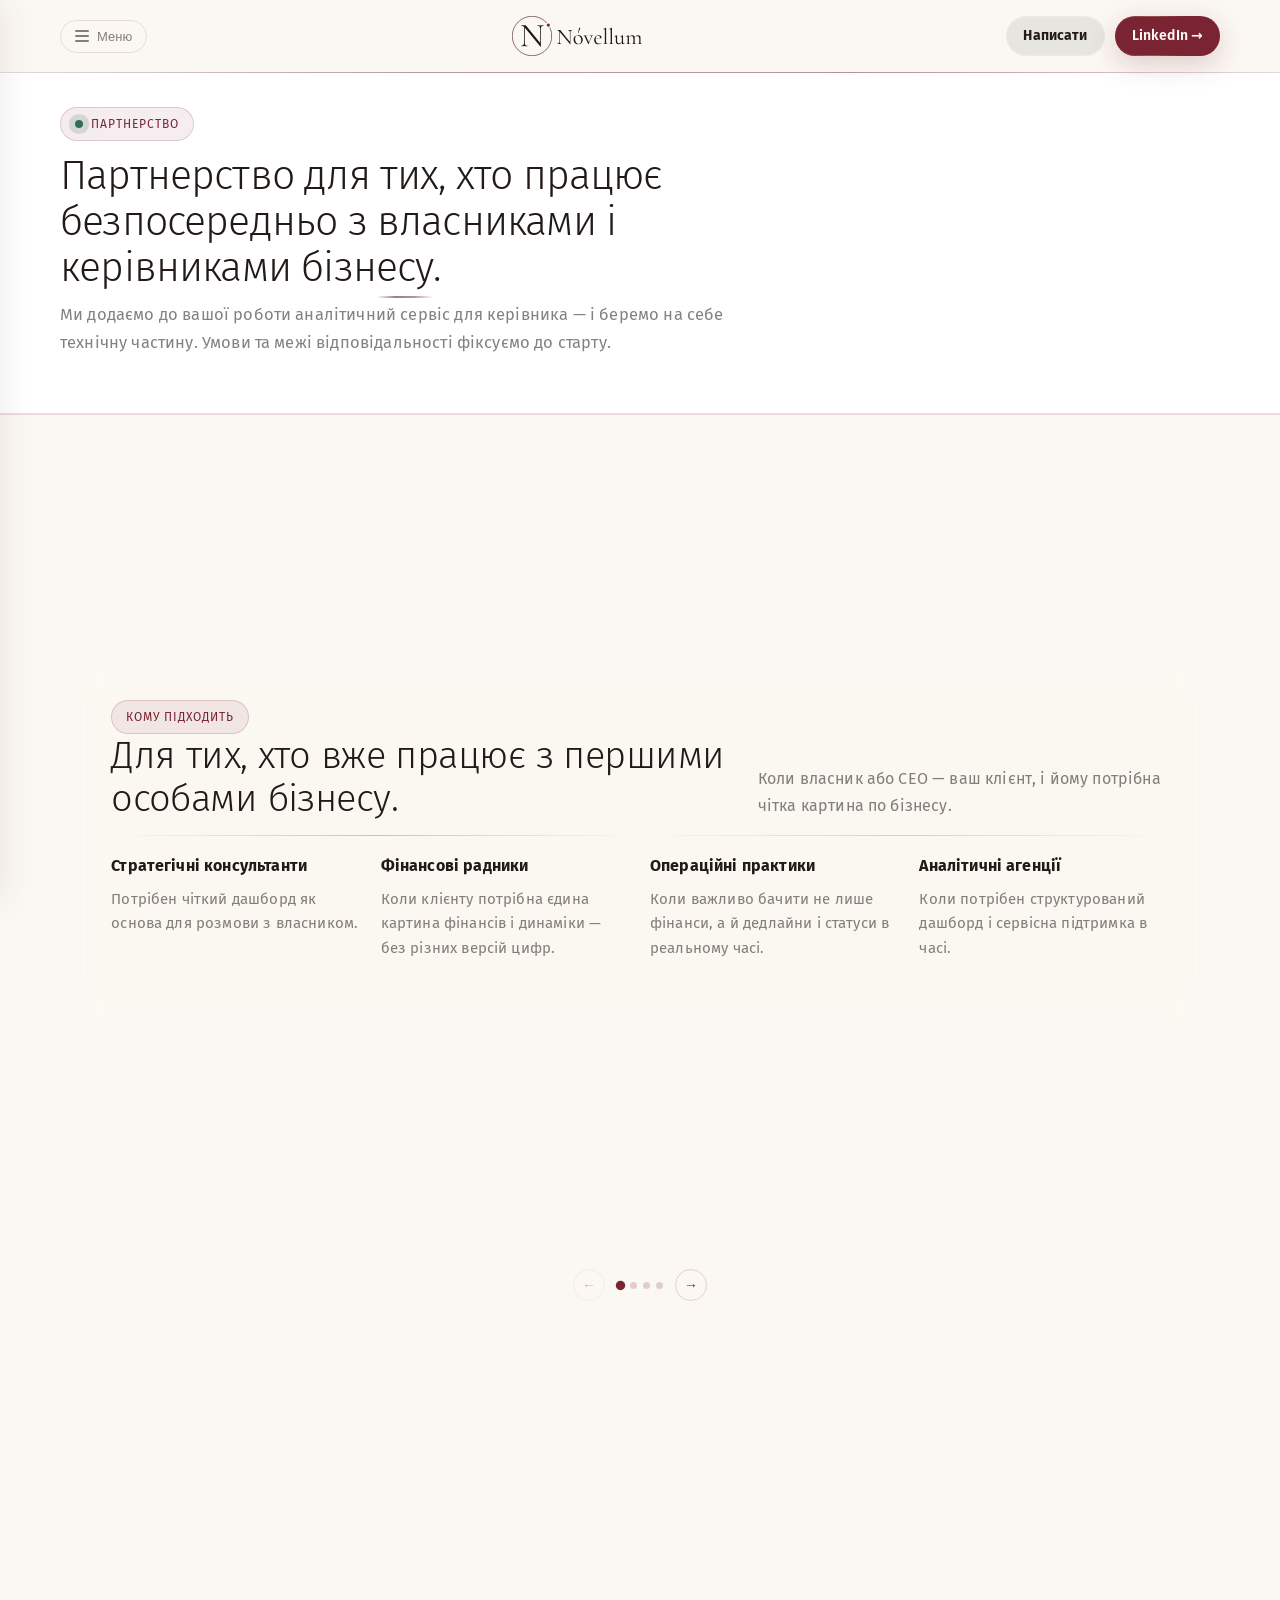
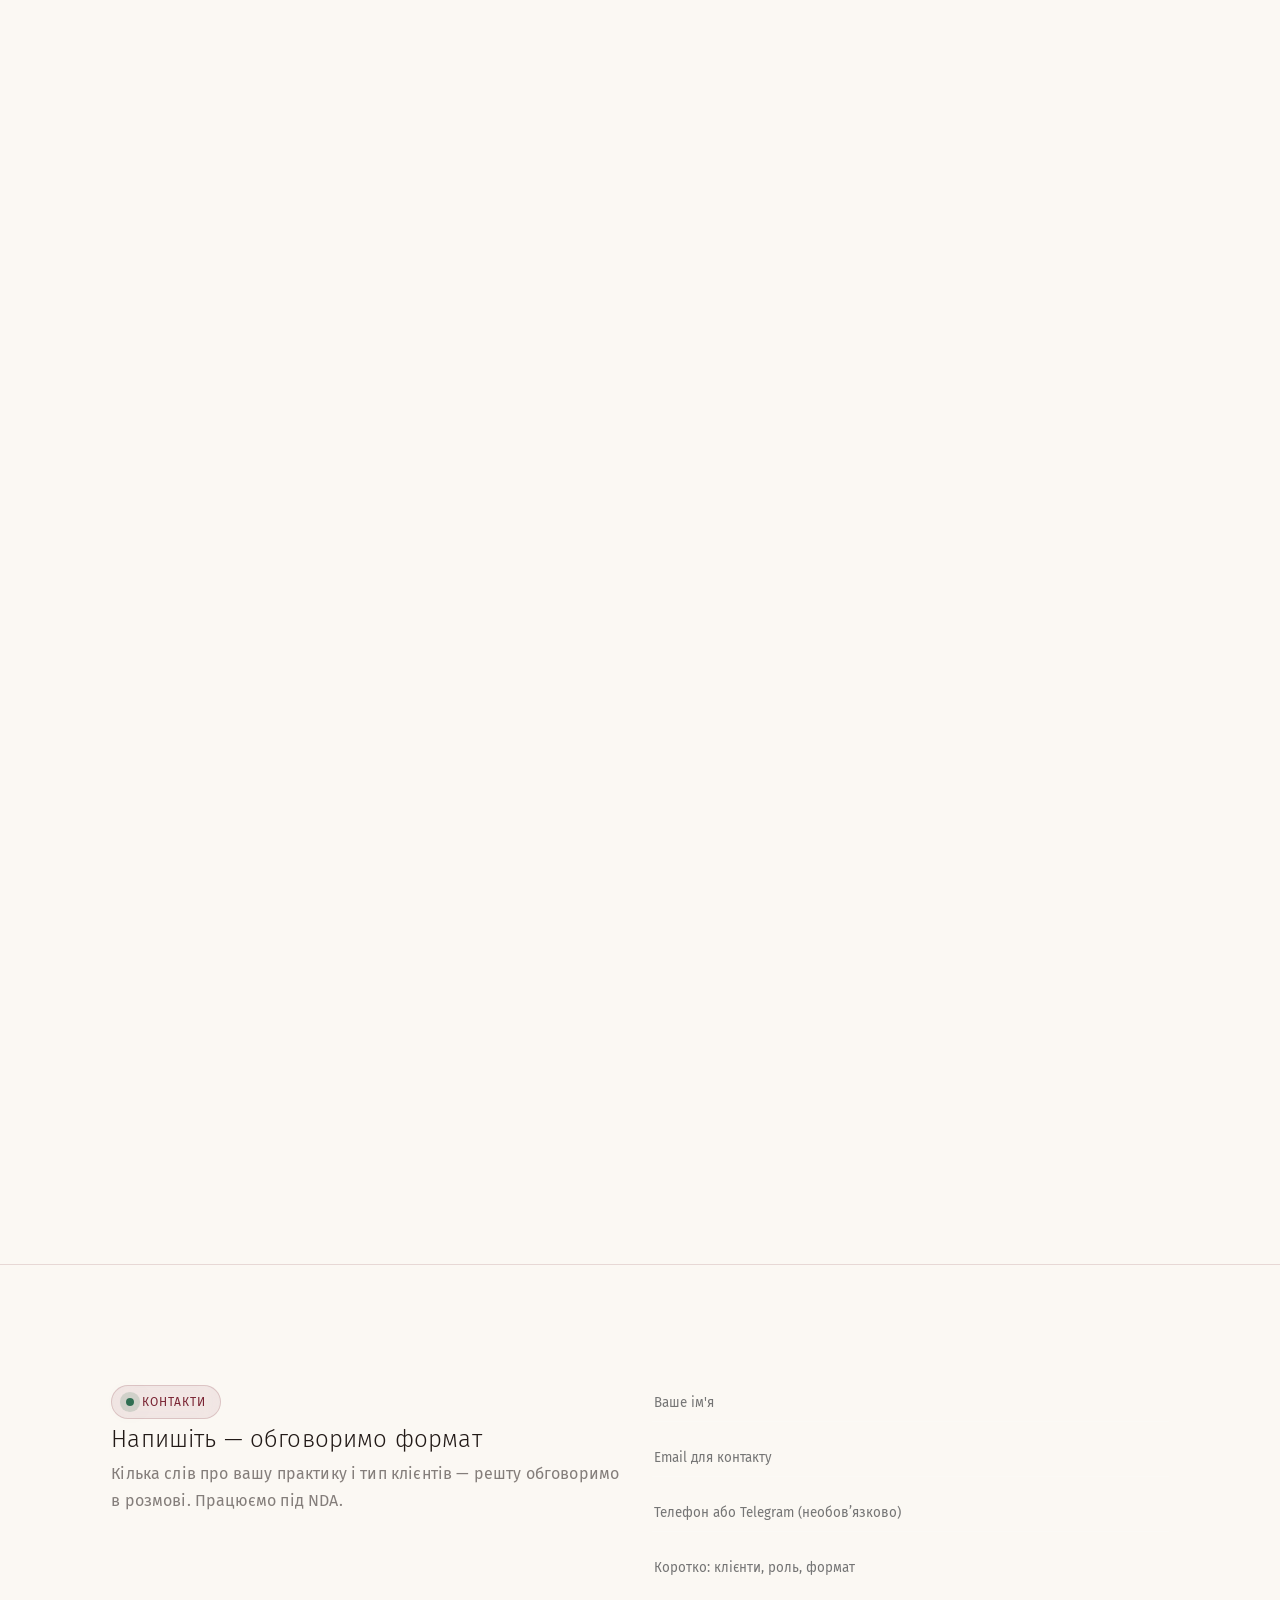
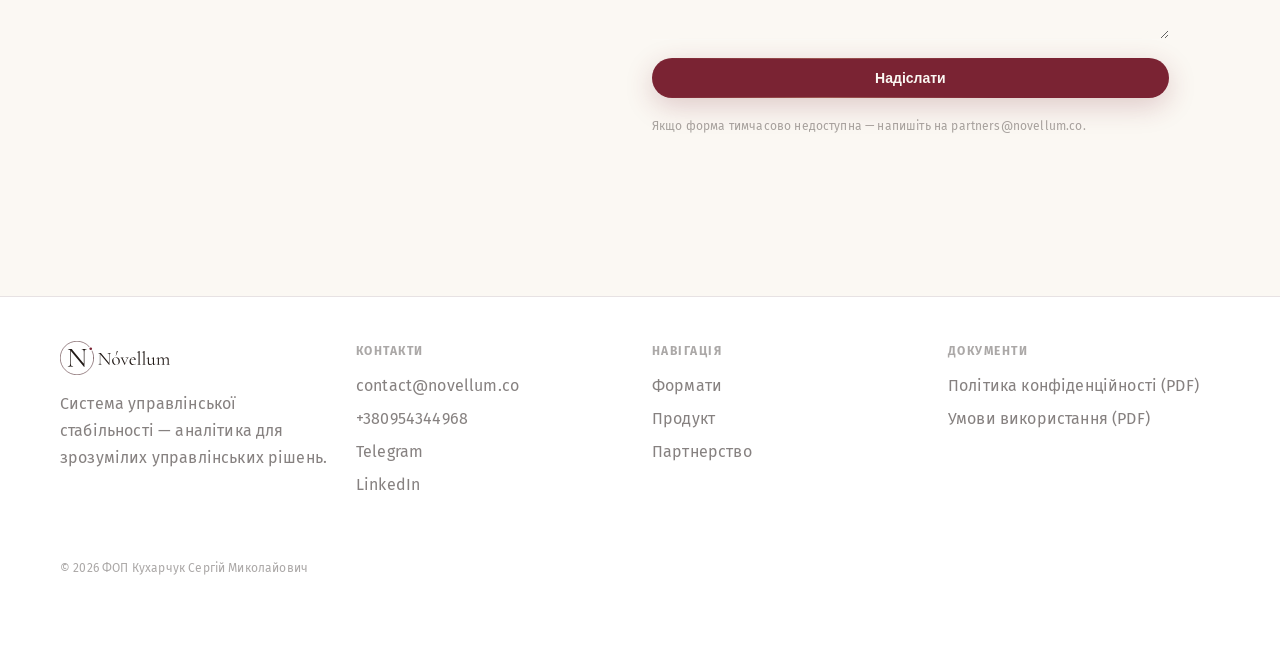
<file: partners.html>
<!doctype html>
<html lang="uk">

<head>
  <meta charset="utf-8" />
  <meta name="viewport" content="width=device-width, initial-scale=1" />
  <title>Партнерство — Nóvellum | Executive-аналітика як сервіс</title>
  <meta name="description" content="Партнерська програма Nóvellum для практик, які працюють із рішеннями власника бізнесу. Executive-аналітика на Power BI як сервіс. Робота під NDA.">
  <meta name="keywords" content="партнерська програма аналітика, referral партнерство Power BI, white-label дашборди, co-delivery аналітика, партнерство для CFO консультантів, партнерство для RevOps, партнерство для 1С впроваджувачів, executive-аналітика як сервіс">
  <meta name="robots" content="index, follow, max-image-preview:large">
  <link rel="canonical" href="https://novellum.co/partners.html">
  <meta name="theme-color" content="#FBF8F3">
  <link rel="preload" href="/assets/fonts/manrope-cyrillic.woff2" as="font" type="font/woff2" crossorigin>
  <link rel="preload" href="/assets/fonts/manrope-latin.woff2" as="font" type="font/woff2" crossorigin>
  <link rel="icon" href="assets/favicon/favicon.ico" media="(prefers-color-scheme: dark)">
  <link rel="icon" type="image/png" sizes="32x32" href="assets/favicon/favicon-32x32.png" media="(prefers-color-scheme: dark)">
  <link rel="apple-touch-icon" href="assets/favicon/apple-touch-icon.png" media="(prefers-color-scheme: dark)">
  <link rel="icon" href="assets/favicon/favicon-green.ico" media="(prefers-color-scheme: light)">
  <link rel="icon" type="image/png" sizes="32x32" href="assets/favicon/favicon-32x32-green.png" media="(prefers-color-scheme: light)">
  <link rel="apple-touch-icon" href="assets/favicon/apple-touch-icon-green.png" media="(prefers-color-scheme: light)">

  <meta property="og:title" content="Партнерство Nóvellum">
  <meta property="og:description" content="Партнерство для практик, які працюють із рішеннями власника. Executive-аналітика як сервіс. Робота під NDA.">
  <meta property="og:image" content="https://novellum.co/assets/og/og-image.png">
  <meta property="og:image:width" content="1200">
  <meta property="og:image:height" content="630">
  <meta property="og:type" content="website">
  <meta property="og:url" content="https://novellum.co/partners.html">
  <meta property="og:site_name" content="Nóvellum">
  <meta property="og:locale" content="uk_UA">
  <meta name="twitter:card" content="summary_large_image">
  <meta name="twitter:title" content="Партнерство Nóvellum">
  <meta name="twitter:description" content="Партнерство для практик, які працюють із рішеннями власника. Executive-аналітика як сервіс. Робота під NDA.">
  <meta name="twitter:image" content="https://novellum.co/assets/og/og-image.png">

  <!-- Google Tag Manager — REPLACE GTM-M32PB2ML with the real container ID before going live -->
  <script>(function(w,d,s,l,i){w[l]=w[l]||[];w[l].push({'gtm.start':
  new Date().getTime(),event:'gtm.js'});var f=d.getElementsByTagName(s)[0],
  j=d.createElement(s),dl=l!='dataLayer'?'&l='+l:'';j.async=true;j.src=
  'https://www.googletagmanager.com/gtm.js?id='+i+dl;f.parentNode.insertBefore(j,f);
  })(window,document,'script','dataLayer','GTM-M32PB2ML');</script>
  <!-- End Google Tag Manager -->

  <style>
    @font-face{font-family:'Fira Sans';font-style:normal;font-weight:300;font-display:optional;src:url('/assets/fonts/fira-sans-cyrillic-ext-300.woff2') format('woff2');unicode-range:U+0460-052F,U+1C80-1C8A,U+20B4,U+2DE0-2DFF,U+A640-A69F,U+FE2E-FE2F}
    @font-face{font-family:'Fira Sans';font-style:normal;font-weight:300;font-display:optional;src:url('/assets/fonts/fira-sans-cyrillic-300.woff2') format('woff2');unicode-range:U+0301,U+0400-045F,U+0490-0491,U+04B0-04B1,U+2116}
    @font-face{font-family:'Fira Sans';font-style:normal;font-weight:300;font-display:optional;src:url('/assets/fonts/fira-sans-latin-300.woff2') format('woff2');unicode-range:U+0000-00FF,U+0131,U+0152-0153,U+02BB-02BC,U+02C6,U+02DA,U+02DC,U+0304,U+0308,U+0329,U+2000-206F,U+20AC,U+2122,U+2191,U+2193,U+2212,U+2215,U+FEFF,U+FFFD}
    @font-face{font-family:'Fira Sans';font-style:normal;font-weight:400;font-display:optional;src:url('/assets/fonts/fira-sans-cyrillic-ext-400.woff2') format('woff2');unicode-range:U+0460-052F,U+1C80-1C8A,U+20B4,U+2DE0-2DFF,U+A640-A69F,U+FE2E-FE2F}
    @font-face{font-family:'Fira Sans';font-style:normal;font-weight:400;font-display:optional;src:url('/assets/fonts/fira-sans-cyrillic-400.woff2') format('woff2');unicode-range:U+0301,U+0400-045F,U+0490-0491,U+04B0-04B1,U+2116}
    @font-face{font-family:'Fira Sans';font-style:normal;font-weight:400;font-display:optional;src:url('/assets/fonts/fira-sans-latin-400.woff2') format('woff2');unicode-range:U+0000-00FF,U+0131,U+0152-0153,U+02BB-02BC,U+02C6,U+02DA,U+02DC,U+0304,U+0308,U+0329,U+2000-206F,U+20AC,U+2122,U+2191,U+2193,U+2212,U+2215,U+FEFF,U+FFFD}
    @font-face{font-family:'Fira Sans';font-style:normal;font-weight:600;font-display:optional;src:url('/assets/fonts/fira-sans-cyrillic-ext-600.woff2') format('woff2');unicode-range:U+0460-052F,U+1C80-1C8A,U+20B4,U+2DE0-2DFF,U+A640-A69F,U+FE2E-FE2F}
    @font-face{font-family:'Fira Sans';font-style:normal;font-weight:600;font-display:optional;src:url('/assets/fonts/fira-sans-cyrillic-600.woff2') format('woff2');unicode-range:U+0301,U+0400-045F,U+0490-0491,U+04B0-04B1,U+2116}
    @font-face{font-family:'Fira Sans';font-style:normal;font-weight:600;font-display:optional;src:url('/assets/fonts/fira-sans-latin-600.woff2') format('woff2');unicode-range:U+0000-00FF,U+0131,U+0152-0153,U+02BB-02BC,U+02C6,U+02DA,U+02DC,U+0304,U+0308,U+0329,U+2000-206F,U+20AC,U+2122,U+2191,U+2193,U+2212,U+2215,U+FEFF,U+FFFD}
    @font-face{font-family:'Fira Sans';font-style:normal;font-weight:700;font-display:optional;src:url('/assets/fonts/fira-sans-cyrillic-ext-700.woff2') format('woff2');unicode-range:U+0460-052F,U+1C80-1C8A,U+20B4,U+2DE0-2DFF,U+A640-A69F,U+FE2E-FE2F}
    @font-face{font-family:'Fira Sans';font-style:normal;font-weight:700;font-display:optional;src:url('/assets/fonts/fira-sans-cyrillic-700.woff2') format('woff2');unicode-range:U+0301,U+0400-045F,U+0490-0491,U+04B0-04B1,U+2116}
    @font-face{font-family:'Fira Sans';font-style:normal;font-weight:700;font-display:optional;src:url('/assets/fonts/fira-sans-latin-700.woff2') format('woff2');unicode-range:U+0000-00FF,U+0131,U+0152-0153,U+02BB-02BC,U+02C6,U+02DA,U+02DC,U+0304,U+0308,U+0329,U+2000-206F,U+20AC,U+2122,U+2191,U+2193,U+2212,U+2215,U+FEFF,U+FFFD}
    @font-face{font-family:'Fira Sans';font-style:normal;font-weight:800;font-display:optional;src:url('/assets/fonts/fira-sans-cyrillic-ext-800.woff2') format('woff2');unicode-range:U+0460-052F,U+1C80-1C8A,U+20B4,U+2DE0-2DFF,U+A640-A69F,U+FE2E-FE2F}
    @font-face{font-family:'Fira Sans';font-style:normal;font-weight:800;font-display:optional;src:url('/assets/fonts/fira-sans-cyrillic-800.woff2') format('woff2');unicode-range:U+0301,U+0400-045F,U+0490-0491,U+04B0-04B1,U+2116}
    @font-face{font-family:'Fira Sans';font-style:normal;font-weight:800;font-display:optional;src:url('/assets/fonts/fira-sans-latin-800.woff2') format('woff2');unicode-range:U+0000-00FF,U+0131,U+0152-0153,U+02BB-02BC,U+02C6,U+02DA,U+02DC,U+0304,U+0308,U+0329,U+2000-206F,U+20AC,U+2122,U+2191,U+2193,U+2212,U+2215,U+FEFF,U+FFFD}
    :root{
      --bg:#FBF8F3;
      --bg-deep:#F2EDE3;
      --bg-card:rgba(59,18,24,.04);
      --surface:#FFFFFF;
      --panel:#FFFFFF;
      --panel-inset:#F5F0E8;

      --brand:#3B1218;
      --brand-2:#571A24;
      --brand-hi:#7A2333;
      --brand-soft:rgba(59,18,24,.12);
      --brand-glow:rgba(59,18,24,.25);

      --bronze:#7A2333;
      --bronze-bright:#922C3E;
      --bronze-deep:#571A24;
      --brass:#7A2333;

      --border:rgba(59,18,24,.12);
      --border-strong:rgba(59,18,24,.28);
      --line:rgba(59,18,24,.12);
      --line-strong:rgba(59,18,24,.28);

      --fg:#221A17;
      --fg-muted:rgba(34,26,23,.62);
      --fg-faint:rgba(34,26,23,.38);
      --text:#221A17;
      --text-muted:rgba(34,26,23,.55);
      --text-soft:rgba(34,26,23,.38);
      --accent:#7A2333;
      --accent-2:#571A24;

      --shadow-card:0 20px 40px rgba(59,18,24,.12);
      --shadow-hero:0 40px 80px rgba(59,18,24,.18);
      --shadow-inset:inset 0 1px 0 rgba(255,255,255,.8);

      --radius-lg:24px;
      --radius-md:16px;
      --radius-pill:999px;

      --btn-pad-y:11px;
      --btn-pad-x:18px;
      --btn-font:14px;

      --gap:20px;
      --section-pad:72px;

      --glass:rgba(255,255,255,.90);
      --glass-2:rgba(255,255,255,.75);
      --glass-border:rgba(59,18,24,.10);
      --glass-border-2:rgba(59,18,24,.18);
      --glass-glow:0 18px 55px rgba(59,18,24,.10);

      --top-accent:linear-gradient(90deg, rgba(251,248,243,0), rgba(59,18,24,.30), rgba(122,35,51,.40), rgba(251,248,243,0));
      --title-grad:linear-gradient(90deg, rgba(34,26,23,1), rgba(34,26,23,.86), rgba(122,35,51,.95));
    }

    *{box-sizing:border-box;margin:0;padding:0}
    h1,h2{font-weight:300}
    body{
      font-family:"Fira Sans",system-ui,sans-serif;
      color:var(--text);
      line-height:1.7;
      letter-spacing:.01em;
      overflow-x:clip;
      background: var(--bg);
      position:relative;
    }
    body::before{
      content:"";
      position:fixed; inset:0;
      pointer-events:none;
      opacity:.22;
      background:
        linear-gradient(to bottom, rgba(255,255,255,.02), transparent 35%),
        repeating-linear-gradient(90deg, rgba(255,255,255,.03) 0, rgba(255,255,255,.03) 1px, transparent 1px, transparent 120px),
        repeating-linear-gradient(0deg, rgba(255,255,255,.02) 0, rgba(255,255,255,.02) 1px, transparent 1px, transparent 120px);
      mix-blend-mode:overlay;
    }

    img{max-width:100%;display:block}
    a{color:inherit;text-decoration:none}
    .container{width:min(1160px,92vw);margin:0 auto}

    .glass-panel{
      backdrop-filter:blur(22px) saturate(1.15);
      -webkit-backdrop-filter:blur(22px) saturate(1.15);
      border-radius:24px;
      padding:48px clamp(24px,4vw,56px);
    }

    body > header{
      position:sticky;top:0;
      background:rgba(251,248,243,.92);
      backdrop-filter:blur(14px);
      -webkit-backdrop-filter:blur(14px);
      z-index:50;
      border-bottom:1px solid var(--border);
    }
    body > header::after{
      content:"";
      position:absolute;left:0;right:0;bottom:-1px;height:1px;
      background:var(--top-accent);
      pointer-events:none;
    }

    .nav{
      display:flex;align-items:center;justify-content:space-between;
      padding:16px 0;gap:12px;
      flex-wrap:nowrap;
      min-width:0;
    }
    .logo{display:inline-flex;align-items:center;gap:8px;flex-shrink:0}
    .logo img{height:40px;width:auto}
    .footer .logo img{height:34px;width:auto}
    .logo .logo-mark{display:none}

    .nav-links{
      display:flex;flex-wrap:nowrap;
      gap:12px;
      font-size:13px;
      color:var(--text-muted);
      align-items:center;
      justify-content:center;
      padding:0 6px;
      min-width:0;
      flex:1 1 auto;
      overflow:hidden;
      white-space:nowrap;
    }
    .nav-links a{
      position:relative;
      padding:6px 2px;
      border-radius:10px;
      flex:0 0 auto;
      transition:color .2s ease, text-shadow .2s ease;
    }
    .nav-links a:hover{color:var(--text); text-shadow:0 0 18px rgba(122,35,51,.18)}
    .nav-links a.active{color:var(--text)}
    .nav-links a.active::after{
      content:"";
      position:absolute;left:2px;right:2px;bottom:-7px;height:3px;
      border-radius:99px;
      background:var(--top-accent);
      box-shadow:0 0 18px rgba(122,35,51,.18);
    }

    .nav-cta{
      display:flex;align-items:center;gap:10px;
      flex-shrink:0;white-space:nowrap;flex-wrap:nowrap;min-width:0;
    }

    .button{
      padding:var(--btn-pad-y) var(--btn-pad-x);
      border-radius:var(--radius-pill);
      border:1px solid transparent;
      font-weight:700;font-size:var(--btn-font);line-height:1;
      display:inline-flex;align-items:center;justify-content:center;gap:10px;
      min-height:40px;white-space:nowrap;
      transition:transform .25s ease, box-shadow .25s ease, border-color .25s ease, opacity .25s ease, background .25s ease;
      max-width:100%;
      position:relative;
    }
    .button.primary{
      background:var(--bronze);
      color:#FBF8F3;
      box-shadow:0 8px 28px rgba(122,35,51,.22);
      font-weight:600;
    }
    .button.primary::after{
      content:"";
      position:absolute;inset:-1px;
      border-radius:999px;
      padding:1px;
      background:linear-gradient(90deg,rgba(232,200,150,.0),rgba(232,200,150,.35),rgba(122,35,51,.22),rgba(232,200,150,.0));
      -webkit-mask:linear-gradient(#000 0 0) content-box,linear-gradient(#000 0 0);
      -webkit-mask-composite:xor;
      mask-composite:exclude;
      pointer-events:none;
      opacity:.9;
    }
    .button.primary:hover{
      background:var(--bronze-bright);
      box-shadow:0 12px 36px rgba(122,35,51,.32);
    }
    .button.secondary{
      border-color:rgba(255,255,255,.16);
      color:var(--text);
      background:rgba(0,0,0,.08);
      box-shadow:inset 0 1px 0 rgba(255,255,255,.04);
    }
    .button.secondary:hover{
      border-color:rgba(122,35,51,.28);
      box-shadow:0 16px 44px rgba(0,0,0,.52), inset 0 1px 0 rgba(255,255,255,.05);
    }
    .button:hover{transform:translateY(-2px)}
    .nav-cta .button{padding:var(--btn-pad-y) calc(var(--btn-pad-x) - 2px)}

    .pill{
      display:inline-flex;align-items:center;gap:8px;
      padding:6px 14px;border-radius:var(--radius-pill);
      font-size:12px;letter-spacing:.08em;text-transform:uppercase;
      border:1px solid rgba(122,35,51,.18);
      color:var(--bronze);
      background:rgba(122,35,51,.08);
      backdrop-filter:blur(10px);
      -webkit-backdrop-filter:blur(10px);
    }
    .pill .dot{
      width:8px;height:8px;border-radius:50%;
      background:rgba(43,107,79,.98);
      box-shadow:0 0 0 6px rgba(43,107,79,.16), 0 0 28px rgba(43,107,79,.22);
    }

    .title-accent{
      background:none;
      -webkit-background-clip:initial;
      background-clip:initial;
      color:var(--text);
      position:relative;
    }
    .accent-word{
      color:rgba(34,26,23,1);
      position:relative;
    }
    .accent-word::after{
      content:"";
      position:absolute;left:0;right:0;bottom:-6px;height:2px;
      border-radius:99px;
      background:linear-gradient(90deg, rgba(59,18,24,0), rgba(59,18,24,.6), rgba(122,35,51,.55), rgba(59,18,24,0));
      opacity:.9;
    }

    section{padding:var(--section-pad) 0;border-top:1px solid rgba(122,35,51,.15)}
    section:first-of-type{border-top:none}
    section.divider{position:relative}
    section.divider::after{
      content:"";
      position:absolute;left:50%;bottom:-40px;
      width:1px;height:80px;
      background:rgba(122,35,51,.14);
      opacity:.7;
    }
    section{scroll-margin-top:68px;}
    .card p{font-size:15px;line-height:1.65;}

    .hero{
      padding:34px 0 56px;
      background: var(--surface);
      border-bottom:1px solid var(--line);
      position:relative;
      overflow:hidden;
    }
    .hero::before{
      content:"";
      position:absolute;inset:-120px;
      background: none;
      filter:blur(8px);
      opacity:.9;
      pointer-events:none;
    }
    .hero h1{
      font-size:clamp(28px,3.2vw,44px);
      line-height:1.12;
      margin:12px 0 10px;
      letter-spacing:-.02em;
      max-width:34ch;
    }
    .hero p{
      color:var(--text-muted);
      font-size:16.5px;
      max-width:74ch;
    }

    .section-title{
      display:flex;align-items:flex-end;justify-content:space-between;
      gap:24px;margin-bottom:32px;
      position:relative;
    }
    .section-title::after{
      content:"";
      position:absolute;left:0;right:0;bottom:-16px;height:1px;
      background:linear-gradient(90deg, rgba(59,18,24,0), rgba(59,18,24,.25), rgba(255,255,255,.08), rgba(122,35,51,.22), rgba(59,18,24,0));
      opacity:.95;
    }
    .section-title h2{
      font-size:clamp(24px,3vw,38px);
      line-height:1.12;
      letter-spacing:-.015em;
    }
    .section-title p{color:var(--text-muted);max-width:520px;}

    .grid-3{display:grid;grid-template-columns:repeat(auto-fit,minmax(240px,1fr));gap:var(--gap)}
    .pricing-grid{display:grid;grid-template-columns:repeat(auto-fit,minmax(240px,1fr));gap:var(--gap)}

    .card{
      padding:0 0 22px;
      border-bottom:1px solid rgba(255,255,255,.12);
      position:relative;
    }
    .card h3,.pricing-card h3{margin-bottom:8px;font-size:16px;font-weight:700}
    .card p{color:var(--text-muted)}
    .pricing-card{
      padding:0;
      display:grid;gap:14px;
      position:relative;
    }
    @media (min-width:769px){
      .pricing-card:not(:first-child){border-left:1px solid rgba(255,255,255,.12);padding-left:40px}
    }
    .price{font-size:14px;color:var(--text-muted)}
    .terms{font-size:12px;color:var(--text-soft)}
    /* Referral/Co-delivery/White-label card body text was inheriting the
       small global .terms style (12px) — bump it back to card-text size. */
    .pricing-card p,
    .pricing-card .terms{font-size:15px;line-height:1.65;color:var(--text-muted)}

    .cta{
      padding:0;
      display:grid;gap:24px;
      align-items:center;
      grid-template-columns:repeat(auto-fit,minmax(260px,1fr));
      position:relative;
    }
    .cta form{display:grid;gap:18px;position:relative}
    input,textarea{
      background:none;
      border:none;
      border-bottom:1px solid rgba(255,255,255,.18);
      border-radius:0;
      padding:10px 2px;
      color:var(--text);
      font-family:inherit;
      outline:none;
      transition:border-color .2s ease;
    }
    input:focus,textarea:focus{
      border-color:rgba(122,35,51,.65);
      box-shadow:none;
    }
    textarea{resize:vertical;min-height:90px}

    .form-message{
      border:1px solid rgba(255,255,255,.12);
      border-radius:14px;
      padding:12px 14px;
      background:rgba(8,16,14,.80);
      color:var(--text-muted);
      display:none;
      backdrop-filter:blur(12px);
      -webkit-backdrop-filter:blur(12px);
    }
    .form-message.success{border-color:rgba(61,107,92,.60);color:var(--text)}
    .form-message.error{border-color:rgba(255,255,255,.14);color:var(--text-muted)}

    .footer{
      padding:44px 0 70px;
      color:var(--text-muted);
      border-top:1px solid var(--line);
      margin-top:40px;
      background: var(--surface);
    }
    .footer-grid{
      display:grid;
      grid-template-columns:repeat(auto-fit,minmax(220px,1fr));
      gap:24px;
      align-items:start;
    }
    .footer h4{
      font-size:12px;
      letter-spacing:.12em;
      text-transform:uppercase;
      color:var(--text-soft);
      margin-bottom:10px;
    }
    .footer p{margin:6px 0}
    .footer a:hover{color:var(--text)}

    .lift{transition:transform .35s ease,box-shadow .35s ease,border-color .35s ease, filter .35s ease}
    /* no card hovers on partners page — buttons only */
    .reveal{opacity:0;transform:translateY(18px);transition:opacity .6s ease,transform .6s ease}
    .reveal.in-view{opacity:1;transform:translateY(0)}
    @media (prefers-reduced-motion:reduce){.reveal,.lift{transition:none}}

    @media (max-width:1100px){
      :root{ --btn-pad-x:14px; --btn-pad-y:10px; --btn-font:13px; }
      .nav-links{gap:10px;font-size:12.5px}
      .logo img{height:38px}
    }
    @media (max-width:980px){
      :root{ --btn-pad-x:12px; --btn-pad-y:9px; --btn-font:12.5px; }
      .nav{gap:10px}
      .nav-links{gap:8px;font-size:12px}
      .nav-cta{gap:8px}
      .logo img{height:36px}
    }
    @media (max-width:900px){
      .nav-links{display:none}
    }
    /* ── Desktop side nav drawer ── */
    .desk-nav-drawer{
      position:fixed;left:0;top:0;bottom:0;
      width:260px;
      background:var(--bg);
      border-right:1px solid var(--border);
      z-index:200;
      display:flex;flex-direction:column;
      transform:translateX(-100%);
      transition:transform .35s cubic-bezier(.4,0,.2,1);
      box-shadow:4px 0 32px rgba(59,18,24,.08);
    }
    .desk-nav-drawer.open{transform:translateX(0)}
    .desk-nav-head{
      display:flex;align-items:center;justify-content:space-between;
      padding:18px 20px;border-bottom:1px solid var(--border);
    }
    .desk-nav-logo{display:flex;align-items:center}
    .desk-nav-logo img{height:32px;width:auto}
    .desk-nav-close{
      background:none;border:1px solid var(--border);
      color:var(--text-muted);border-radius:50%;
      width:30px;height:30px;cursor:pointer;
      display:flex;align-items:center;justify-content:center;
      font-size:14px;transition:background .2s,color .2s,border-color .2s;
    }
    .desk-nav-close:hover{background:var(--brand-soft);color:var(--bronze);border-color:var(--bronze)}
    .desk-nav-links{
      flex:1;overflow-y:auto;
      display:flex;flex-direction:column;
      padding:8px 0;
    }
    .desk-nav-links a{
      display:flex;align-items:center;gap:12px;
      padding:11px 20px;
      font-size:14px;color:var(--text-muted);
      border-bottom:1px solid var(--border);
      transition:background .18s,color .18s;
      text-decoration:none;
    }
    .desk-nav-links a:first-child{border-top:1px solid var(--border)}
    .desk-nav-links a:hover,.desk-nav-links a.active{
      background:rgba(59,18,24,.04);
      color:var(--text);
    }
    .desk-nav-icon{
      width:22px;height:22px;
      display:flex;align-items:center;justify-content:center;
      color:var(--text-soft);flex-shrink:0;
    }
    .desk-nav-links a:hover .desk-nav-icon,
    .desk-nav-links a.active .desk-nav-icon{color:var(--bronze)}
    .desk-nav-footer{
      padding:16px 20px;
      display:flex;flex-direction:column;gap:8px;
      border-top:1px solid var(--border);
    }
    .desk-nav-backdrop{
      position:fixed;inset:0;z-index:199;
      background:rgba(34,26,23,.35);
      backdrop-filter:blur(2px);
      opacity:0;pointer-events:none;
      transition:opacity .3s ease;
    }
    .desk-nav-backdrop.visible{opacity:1;pointer-events:all}
    @media(max-width:768px){
      .desk-nav-drawer,.desk-nav-backdrop{display:none !important}
    }

    /* ── Mobile nav ── */
    .mobile-nav{
      position:fixed;inset:0;z-index:300;
      background:var(--bg);
      display:flex;flex-direction:column;
      padding:56px 32px 32px;
      gap:4px;
      transform:translateX(100%);
      transition:transform .35s cubic-bezier(.4,0,.2,1);
    }
    .mobile-nav.open{transform:translateX(0)}
    .mobile-nav a{
      padding:14px 0;font-size:18px;font-weight:300;
      color:var(--text);border-bottom:1px solid var(--border);
      text-decoration:none;
    }
    .mobile-nav a:hover{color:var(--bronze)}
    .mobile-nav-close{
      position:absolute;top:16px;right:20px;
      background:none;border:1px solid var(--border);
      border-radius:50%;width:36px;height:36px;
      display:flex;align-items:center;justify-content:center;
      cursor:pointer;font-size:16px;color:var(--text-muted);
    }
    .mobile-nav-tg{margin-top:16px;text-align:center;justify-content:center}
    @media(min-width:769px){.mobile-nav{display:none !important}}

    /* ── Desktop hamburger trigger ── */
    .desk-ham-trigger{
      display:none;align-items:center;gap:8px;
      background:none;border:1px solid var(--border);
      border-radius:var(--radius-pill);
      padding:8px 14px;cursor:pointer;
      color:var(--text-muted);font-size:13px;font-weight:500;
      flex-shrink:0;transition:background .2s,border-color .2s;
    }
    .desk-ham-trigger:hover{background:rgba(59,18,24,.04);border-color:rgba(59,18,24,.22);color:var(--text)}
    .desk-ham-lines{display:flex;flex-direction:column;gap:3.5px;width:14px}
    .desk-ham-lines span{display:block;height:1.5px;background:currentColor;border-radius:2px;transition:transform .2s,opacity .2s}
    @media (min-width:769px){
      .desk-ham-trigger{display:flex}
      .nav-links{display:none !important}
      .hamburger{display:none !important}
    }
    @media (max-width:768px){.desk-ham-trigger{display:none !important}}

    /* ── Mobile hamburger ── */
    .hamburger{
      display:none;
      background:none;border:none;cursor:pointer;padding:6px;
      flex-direction:column;gap:5px;align-items:center;justify-content:center;
    }
    .hamburger span{
      display:block;width:22px;height:2px;background:var(--text);
      border-radius:2px;transition:transform .25s,opacity .25s;
    }
    @media (max-width:840px){
      .hamburger{display:flex}
      .nav-cta{display:none}
    }

    @media (max-width:840px){
      .nav{flex-wrap:wrap}
      .cta{padding:30px}
      .logo .logo-horizontal{display:none}
      .logo .logo-mark{display:block;height:24px}
    }

    /* ── Partner horizontal scroll (scroll-driven, like main hscroll) ── */
    .phscroll-outer{
      position:relative;
      border-top:1px solid rgba(122,35,51,.15);
      background:var(--bg);
      /* height set by JS: N × 100vh */
    }
    .phscroll-sticky{
      position:sticky;
      top:0;
      height:100vh;
      overflow:hidden;
      display:flex;
      flex-direction:column;
    }
    .phscroll-track{
      flex:1;
      display:flex;
      will-change:transform;
      min-height:0;
    }
    .phscroll-slide{
      flex:0 0 100%;
      width:100%;
      height:100%;
      overflow-y:auto;
      padding:var(--section-pad) 0;
      box-sizing:border-box;
      display:flex;
      flex-direction:column;
      justify-content:center;
    }
    .phscroll-nav{
      display:flex;align-items:center;justify-content:center;
      gap:12px;
      padding:0 0 14px;
      flex-shrink:0;
    }
    .phscroll-dots{display:flex;gap:6px;align-items:center}
    .phscroll-dot{
      width:7px;height:7px;border-radius:50%;
      background:rgba(122,35,51,.2);
      border:none;cursor:pointer;padding:0;
      transition:background .25s,transform .25s;
    }
    .phscroll-dot.active{
      background:var(--bronze);
      transform:scale(1.35);
    }
    .phscroll-btn{
      background:none;border:1px solid rgba(122,35,51,.18);
      color:var(--bronze);
      border-radius:50%;width:32px;height:32px;
      display:flex;align-items:center;justify-content:center;
      cursor:pointer;font-size:14px;
      transition:background .2s,opacity .2s;
      padding:0;
    }
    .phscroll-btn:hover{background:rgba(122,35,51,.08)}
    .phscroll-btn:disabled{opacity:.3;cursor:default}
    @media (max-width:768px){
      /* hamburger before logo */
      .hamburger{order:-1}
      /* hide pagination on mobile */
      .phscroll-nav{display:none !important}

      /* No scroll snap on mobile — content must be fully visible */
      .hero,section#contact{
        height:auto;
        min-height:auto;
        overflow:visible;
        box-sizing:border-box;
        display:flex;
        flex-direction:column;
        justify-content:flex-start;
        padding-bottom:32px;
      }
      .hero{
        min-height:100svh;
        padding:40px 0 32px;
        background:var(--surface);
      }
      .hero h1{font-size:clamp(22px,6vw,28px);line-height:1.2;margin:10px 0 8px;letter-spacing:-.01em}
      .hero p{font-size:15px;line-height:1.6}
      .hero .pill{font-size:10px;padding:5px 12px}

      /* phscroll → vertical snap stack */
      .phscroll-outer{height:auto !important}
      .phscroll-sticky{position:static !important;height:auto !important;overflow:visible !important}
      .phscroll-track{display:block !important;transform:none !important;flex-wrap:initial}
      .phscroll-slide{
        width:100%;
        height:auto;
        min-height:auto;
        padding:24px 0 32px;
        box-sizing:border-box;
        overflow:visible;
        display:flex;
        flex-direction:column;
        justify-content:flex-start;
      }
      .phscroll-slide .glass-panel{padding:14px 16px}
      .phscroll-slide .section-title{margin-bottom:16px;gap:10px;flex-direction:column;align-items:flex-start}
      .phscroll-slide .section-title h2{font-size:26px;line-height:1.2;margin-bottom:2px}
      .phscroll-slide .section-title > p{font-size:14px;line-height:1.5;max-width:none}
      /* Цінність: 3 cards stacked in 1 col, line separators */
      #phslide-value .grid-3{grid-template-columns:1fr;gap:0}
      #phslide-value .card{padding:12px 0;border-bottom:1px solid rgba(122,35,51,.15);border-radius:0;background:none;border-top:none;border-left:none;border-right:none}
      #phslide-value .card:last-child{border-bottom:none}
      /* Кому підходить: keep 2-col, leave as is */
      #phslide-for-whom .grid-3{grid-template-columns:1fr 1fr;gap:10px}
      #phslide-for-whom .card{padding:8px 0 8px;border-bottom:1px solid rgba(122,35,51,.15);border-radius:0;background:none}
      .phscroll-slide .card h3{font-size:16px;margin-bottom:4px}
      .phscroll-slide .card p{font-size:13px;line-height:1.5}
      /* Formats: 1-col with line separators */
      .phscroll-slide .pricing-grid{grid-template-columns:1fr;gap:0}
      .phscroll-slide .pricing-card{
        border-left:none !important;padding-left:0 !important;
        border-top:none !important;padding-top:0 !important;
        border-bottom:1px solid rgba(122,35,51,.15) !important;
        border-right:none !important;
        border-radius:0 !important;
        background:none !important;
        padding:12px 0 !important;
        gap:4px;
      }
      .phscroll-slide .pricing-card:last-child{border-bottom:none !important}
      .phscroll-slide .pricing-card h3{font-size:17px;margin-bottom:2px}
      .phscroll-slide .pricing-card p,.phscroll-slide .pricing-card .terms{font-size:13px;line-height:1.5}
      .phscroll-slide .price{font-size:12px;font-weight:600;color:var(--accent);opacity:.8}
      /* Synergy: hide subtitle to prevent overflow */
      #phslide-synergy .section-title > p{display:none}
      #phslide-synergy [style*="margin-top:32px"]{margin-top:12px !important;gap:8px}
      #phslide-synergy .button{font-size:13px;padding:9px 16px}

      /* contact: shrink to fit one screen */
      section#contact{justify-content:center}
      section#contact .container{padding:16px !important}
      section#contact h2.title-accent{font-size:22px !important;margin-bottom:6px !important}
      section#contact p{font-size:13px !important;margin-bottom:8px !important}
      section#contact input,section#contact textarea{padding:7px 10px !important;margin-bottom:5px !important;font-size:13px !important}
      section#contact textarea{min-height:50px !important}
      section#contact #submitBtn{padding:9px !important;font-size:13px !important;margin-top:2px !important}
      section#contact .terms{font-size:10px !important;margin-top:4px !important}
    }

    /* ── Contact form vertical layout ── */
    .cta{
      display:grid;gap:24px;
      align-items:start;
      grid-template-columns:repeat(auto-fit,minmax(260px,1fr));
      position:relative;
    }
  </style>
  <link rel="preload" href="animations.css" as="style" onload="this.onload=null;this.rel='stylesheet'">
  <noscript><link rel="stylesheet" href="animations.css"></noscript>
  <!-- BEGIN PLERDY CODE -->
  <script type="text/javascript" defer data-plerdy_code='1'>
    var _protocol="https:"==document.location.protocol?"https://":"http://";
    _site_hash_code = "9d9e118cd5dfa635baee25aafb95c633",_suid=78066, plerdyScript=document.createElement("script");
    plerdyScript.setAttribute("defer",""),plerdyScript.dataset.plerdymainscript="plerdymainscript",
    plerdyScript.src="https://a.plerdy.com/public/js/click/main.js?v="+Math.random();
    var plerdymainscript=document.querySelector("[data-plerdymainscript='plerdymainscript']");
    plerdymainscript&&plerdymainscript.parentNode.removeChild(plerdymainscript);
    try{document.head.appendChild(plerdyScript)}catch(t){console.log(t,"unable add script tag")}
  </script>
  <!-- END PLERDY CODE -->
</head>

<body>
<!-- Google Tag Manager (noscript) -->
<noscript><iframe src="https://www.googletagmanager.com/ns.html?id=GTM-M32PB2ML"
height="0" width="0" style="display:none;visibility:hidden"></iframe></noscript>
<!-- End Google Tag Manager (noscript) -->
  <header>
    <div class="container nav">
      <button class="desk-ham-trigger" id="deskHamBtn" aria-label="Відкрити навігацію" aria-expanded="false">
        <span class="desk-ham-lines"><span></span><span></span><span></span></span>
        <span class="desk-ham-label">Меню</span>
      </button>

      <a class="logo" href="/">
        <img class="logo-horizontal" src="assets/logo/novellum-horizontal.svg" alt="Nóvellum" width="130" height="40" />
        <img class="logo-mark" src="assets/logo/novellum-mark.svg" alt="Nóvellum" width="40" height="40" />
      </a>

      <nav class="nav-links" aria-label="Навігація">
        <a href="/#value">Цінність</a>
        <a href="/#formats">Формати</a>
        <a href="/#products">Продукт</a>
        <a href="/#process">Процес</a>
        <a href="/#pricing">Аналітика</a>
        <a href="partners.html" class="active">Партнерство</a>
        <a href="/#contact">Контакти</a>
      </nav>

      <div class="nav-cta">
        <a class="button secondary button--anim" href="#contact">Написати</a>
        <a class="button primary" href="https://www.linkedin.com/in/serhiy-kukharchuk/" target="_blank" rel="noopener">LinkedIn →</a>
      </div>
      <button class="hamburger" id="hamburgerBtn" aria-label="Відкрити меню" aria-expanded="false">
        <span></span><span></span><span></span>
      </button>
    </div>
  </header>

  <!-- Desktop side nav drawer -->
  <div class="desk-nav-drawer" id="deskNavDrawer" aria-hidden="true" aria-label="Навігація">
    <div class="desk-nav-head">
      <a href="/" class="desk-nav-logo" onclick="document.getElementById('deskNavDrawer').classList.remove('open');document.getElementById('deskNavBackdrop').classList.remove('visible')">
        <img src="assets/logo/novellum-mark.svg" alt="Nóvellum" width="32" height="32" />
      </a>
      <button class="desk-nav-close" id="deskNavClose" aria-label="Закрити меню">✕</button>
    </div>
    <nav class="desk-nav-links">
      <a href="/#value">
        <span class="desk-nav-icon" aria-hidden="true"><svg width="15" height="15" viewBox="0 0 15 15" fill="none"><rect x="1" y="8" width="3" height="6" rx=".6" fill="currentColor"/><rect x="6" y="5" width="3" height="9" rx=".6" fill="currentColor"/><rect x="11" y="2" width="3" height="12" rx=".6" fill="currentColor"/></svg></span>
        Цінність
      </a>
      <a href="/#formats">
        <span class="desk-nav-icon" aria-hidden="true"><svg width="15" height="15" viewBox="0 0 15 15" fill="none" stroke="currentColor" stroke-width="1.4"><rect x="1.5" y="3.5" width="12" height="8" rx="1.5"/><line x1="1.5" y1="6.5" x2="13.5" y2="6.5"/></svg></span>
        Формати
      </a>
      <a href="/#products">
        <span class="desk-nav-icon" aria-hidden="true"><svg width="15" height="15" viewBox="0 0 15 15" fill="none" stroke="currentColor" stroke-width="1.4"><circle cx="7.5" cy="7.5" r="5.5"/><circle cx="7.5" cy="7.5" r="2" fill="currentColor" stroke="none"/></svg></span>
        Продукт
      </a>
      <a href="/#process">
        <span class="desk-nav-icon" aria-hidden="true"><svg width="15" height="15" viewBox="0 0 15 15" fill="none" stroke="currentColor" stroke-width="1.4" stroke-linecap="round"><line x1="2" y1="4" x2="10" y2="4"/><polyline points="7,1.5 10,4 7,6.5"/><line x1="5" y1="11" x2="13" y2="11"/><polyline points="10,8.5 13,11 10,13.5"/></svg></span>
        Процес
      </a>
      <a href="/#pricing">
        <span class="desk-nav-icon" aria-hidden="true"><svg width="15" height="15" viewBox="0 0 15 15" fill="none" stroke="currentColor" stroke-width="1.4" stroke-linecap="round"><polyline points="1,11 4.5,6 7.5,8.5 11,4 14,5"/></svg></span>
        Аналітика
      </a>
      <a href="partners.html" class="active">
        <span class="desk-nav-icon" aria-hidden="true"><svg width="15" height="15" viewBox="0 0 15 15" fill="none" stroke="currentColor" stroke-width="1.4"><circle cx="4.5" cy="7.5" r="3.5"/><circle cx="10.5" cy="7.5" r="3.5"/></svg></span>
        Партнерство
      </a>
      <a href="#contact">
        <span class="desk-nav-icon" aria-hidden="true"><svg width="15" height="15" viewBox="0 0 15 15" fill="none" stroke="currentColor" stroke-width="1.4"><rect x="1.5" y="3.5" width="12" height="8" rx="1.5"/><polyline points="1.5,4.5 7.5,9 13.5,4.5"/></svg></span>
        Контакти
      </a>
    </nav>
    <div class="desk-nav-footer">
      <a class="button primary" href="https://www.linkedin.com/in/serhiy-kukharchuk/" target="_blank" rel="noopener">Написати в LinkedIn →</a>
      <a class="button secondary" href="https://t.me/serhiy_novellum" target="_blank" rel="noopener">Telegram</a>
    </div>
  </div>
  <div class="desk-nav-backdrop" id="deskNavBackdrop"></div>

  <!-- Mobile nav -->
  <nav class="mobile-nav" id="mobileNav" aria-label="Мобільна навігація">
    <button class="mobile-nav-close" id="mobileNavClose" aria-label="Закрити меню">✕</button>
    <a href="/#value">Цінність</a>
    <a href="/#formats">Формати</a>
    <a href="/#products">Продукт</a>
    <a href="/#process">Процес</a>
    <a href="/#pricing">Аналітика</a>
    <a href="partners.html" class="active">Партнерство</a>
    <a href="#contact">Контакти</a>
    <a class="button primary mobile-nav-tg" href="https://www.linkedin.com/in/serhiy-kukharchuk/" target="_blank" rel="noopener noreferrer">Написати в LinkedIn</a>
  </nav>

  <main>
    <section class="hero" id="top">
      <div class="container reveal">
        <div class="pill"><span class="dot"></span>Партнерство</div>
        <h1 class="title-accent">Партнерство для тих, хто працює безпосередньо з <span class="accent-word">власниками і керівниками бізнесу</span>.</h1>
        <p>Ми додаємо до вашої роботи аналітичний сервіс для керівника — і беремо на себе технічну частину. Умови та межі відповідальності фіксуємо до старту.</p>
      </div>
    </section>

    <!-- ═══ Horizontal scroll: Кому підходить · Цінність · Формати · Синергія ═══ -->
    <div class="phscroll-outer" id="partnerHscroll">
      <div class="phscroll-sticky" id="phSticky">
        <div class="phscroll-track" id="phTrack">

        <div class="phscroll-slide" id="phslide-for-whom">
          <div class="container glass-panel">
            <div class="section-title reveal">
              <div>
                <div class="pill">Кому підходить</div>
                <h2 class="title-accent">Для тих, хто вже працює з першими особами бізнесу.</h2>
              </div>
              <p>Коли власник або CEO — ваш клієнт, і йому потрібна чітка картина по бізнесу.</p>
            </div>

            <div class="grid-3">
              <div class="card lift reveal">
                <h3>Стратегічні консультанти</h3>
                <p>Потрібен чіткий дашборд як основа для розмови з власником.</p>
              </div>
              <div class="card lift reveal">
                <h3>Фінансові радники</h3>
                <p>Коли клієнту потрібна єдина картина фінансів і динаміки — без різних версій цифр.</p>
              </div>
              <div class="card lift reveal">
                <h3>Операційні практики</h3>
                <p>Коли важливо бачити не лише фінанси, а й дедлайни і статуси в реальному часі.</p>
              </div>
              <div class="card lift reveal">
                <h3>Аналітичні агенції</h3>
                <p>Коли потрібен структурований дашборд і сервісна підтримка в часі.</p>
              </div>
            </div>
          </div>
        </div>

        <div class="phscroll-slide" id="phslide-value">
          <div class="container glass-panel">
            <div class="section-title reveal">
              <div>
                <div class="pill">Цінність</div>
                <h2 class="title-accent">Що отримує партнер</h2>
              </div>
              <p>Ви залишаєтесь основним контактом для клієнта. Ми закриваємо аналітичну частину.</p>
            </div>

            <div class="grid-3">
              <div class="card lift reveal">
                <h3>Executive-аналітика</h3>
                <p>Дашборд на Power BI, зручний для розмови з клієнтом про рішення.</p>
              </div>
              <div class="card lift reveal">
                <h3>Сервісний режим</h3>
                <p>Дашборд оновлюється і підтримується — не здається клієнту і забувається.</p>
              </div>
              <div class="card lift reveal">
                <h3>Прозорі домовленості</h3>
                <p>Хто що робить, хто за що відповідає — фіксуємо письмово до початку роботи.</p>
              </div>
            </div>
          </div>
        </div>

        <div class="phscroll-slide" id="phslide-formats">
          <div class="container glass-panel">
            <div class="section-title reveal">
              <div>
                <div class="pill">Формати</div>
                <h2 class="title-accent">Три моделі співпраці</h2>
              </div>
              <p>Вибір залежить від вашої ролі та способу роботи з клієнтом.</p>
            </div>

            <div class="pricing-grid">
              <div class="pricing-card lift reveal">
                <h3>Referral</h3>
                <div class="price">Передача контакту</div>
                <p class="terms">Ви передаєте контакт. Ми беремо на себе всю аналітичну роботу.</p>
              </div>
              <div class="pricing-card lift reveal">
                <h3>Co-delivery</h3>
                <div class="price">Спільна робота</div>
                <p class="terms">Ви ведете свою частину проєкту, ми — аналітику і підтримку дашборду.</p>
              </div>
              <div class="pricing-card lift reveal">
                <h3>White-label</h3>
                <div class="price">Під вашим брендом</div>
                <p class="terms">Ми працюємо у фоні під вашим брендом. Клієнт бачить вас — ми забезпечуємо аналітику.</p>
              </div>
            </div>
          </div>
        </div>

        <div class="phscroll-slide" id="phslide-synergy">
          <div class="container glass-panel">
            <div class="section-title reveal">
              <div>
                <div class="pill">Синергія</div>
                <h2 class="title-accent">Ми закриваємо останній крок — від даних до картини.</h2>
              </div>
              <p>Наші партнери наводять порядок у системах і процесах. Ми будуємо аналітику поверх. Клієнт отримує повний ланцюг під ключ.</p>
            </div>

            <div class="grid-3" style="margin-top:8px">
              <div class="card lift reveal">
                <h3>Фінансовий консультант або CFO</h3>
                <p>Навів порядок у фінансовій моделі і показниках — Nóvellum будує управлінський дашборд щоб власник бачив результат щотижня.</p>
              </div>
              <div class="card lift reveal">
                <h3>RevOps або CRM спеціаліст</h3>
                <p>Налаштував систему і очистив дані — Nóvellum підключається і будує аналітику поверх без доступу до самої CRM.</p>
              </div>
              <div class="card lift reveal">
                <h3>ERP або 1С впроваджувач</h3>
                <p>Запустив облік — Nóvellum підключається до джерела і робить зрозумілу картину для власника.</p>
              </div>
            </div>

            <div style="margin-top:32px;display:flex;gap:12px;flex-wrap:wrap;align-items:center">
              <a href="https://www.linkedin.com/in/serhiy-kukharchuk/" target="_blank" rel="noopener" class="button primary">Обговорити партнерство в LinkedIn →</a>
              <a href="https://t.me/serhiy_novellum" target="_blank" rel="noopener" class="button secondary">або Telegram</a>
            </div>
          </div>
        </div>

      </div><!-- /phscroll-track -->
        <div class="phscroll-nav" aria-label="Навігація по секціях">
          <button class="phscroll-btn" id="phPrev" aria-label="Попередня секція">←</button>
          <div class="phscroll-dots" id="phDots"></div>
          <button class="phscroll-btn" id="phNext" aria-label="Наступна секція">→</button>
        </div>
      </div><!-- /phscroll-sticky -->
    </div><!-- /phscroll-outer -->

    <section id="contact">
      <div class="container" style="padding:48px clamp(24px,4vw,56px)">
        <div class="cta">
          <div>
            <div class="pill"><span class="dot"></span>Контакти</div>
            <h2 class="title-accent">Напишіть — обговоримо формат</h2>
            <p style="color:var(--text-muted)">Кілька слів про вашу практику і тип клієнтів — решту обговоримо в розмові. Працюємо під NDA.</p>
          </div>

          <form id="partnerForm" data-webhook="https://script.google.com/macros/s/AKfycbySPKR0R4G3tvh5odFhTf5WssiVxL9FzD5_y7QJyh4dDD1l8osKFvJKAee1m-r_x4VB/exec">
            <div id="formMessage" class="form-message"></div>

            <input type="text" name="name" placeholder="Ваше ім'я" required />
            <input type="email" name="email" placeholder="Email для контакту" required />
            <input type="text" name="contact" placeholder="Телефон або Telegram (необов’язково)" />
            <textarea name="message" placeholder="Коротко: клієнти, роль, формат"></textarea>

            <button id="submitBtn" class="button primary" type="submit">Надіслати</button>
            <div class="terms">Якщо форма тимчасово недоступна — напишіть на <a href="mailto:partners@novellum.co">partners@novellum.co</a>.</div>
          </form>
        </div>
      </div>
    </section>
  </main>

  <footer class="footer">
    <div class="container footer-grid">
      <div>
        <a class="logo" href="/">
          <img class="logo-horizontal" src="assets/logo/novellum-horizontal.svg" alt="Nóvellum" />
          <img class="logo-mark" src="assets/logo/novellum-mark.svg" alt="Nóvellum" />
        </a>
        <p>Система управлінської стабільності — аналітика для зрозумілих управлінських рішень.</p>
      </div>

      <div>
        <h4>Контакти</h4>
        <p><a href="mailto:contact@novellum.co">contact@novellum.co</a></p>
        <p><a href="tel:+380954344968">+380954344968</a></p>
        <p><a href="https://t.me/serhiy_novellum" target="_blank" rel="noopener">Telegram</a></p>
        <p><a href="https://www.linkedin.com/in/serhiy-kukharchuk/" target="_blank" rel="noopener">LinkedIn</a></p>
      </div>

      <div>
        <h4>Навігація</h4>
        <p><a href="#formats">Формати</a></p>
        <p><a href="#products">Продукт</a></p>
        <p><a href="partners.html">Партнерство</a></p>
        <!-- <p><a href="https://t.me/novellum_reminder_bot" target="_blank" rel="noopener">Reminder Bot</a></p> -->
      </div>

      <div>
        <h4>Документи</h4>
        <p><a href="legal/Privacy-Policy.pdf" target="_blank" rel="noopener noreferrer">Політика конфіденційності (PDF)</a></p>
        <p><a href="legal/Terms-of-Use.pdf" target="_blank" rel="noopener noreferrer">Умови використання (PDF)</a></p>
        <!-- <p><a href="legal/public-offer.pdf" target="_blank" rel="noopener noreferrer">Публічна оферта (Reminder Bot)</a></p> -->
      </div>
    </div>
    <div class="container" style="border-top:1px solid rgba(255,255,255,.06);margin-top:32px;padding-top:20px;padding-bottom:8px">
      <p style="font-size:.75rem;color:var(--text-soft);margin:0">© <span id="year"></span> ФОП Кухарчук Сергій Миколайович</p>
    </div>
  </footer>

  <script>
    // Reveal
    const revealItems = document.querySelectorAll('.reveal');
    if ('IntersectionObserver' in window) {
      const revealObserver = new IntersectionObserver((entries) => {
        entries.forEach((entry) => {
          if (entry.isIntersecting) {
            entry.target.classList.add('in-view');
            revealObserver.unobserve(entry.target);
          }
        });
      }, { threshold: 0.15 });
      revealItems.forEach((item) => revealObserver.observe(item));
    } else {
      revealItems.forEach((item) => item.classList.add('in-view'));
    }

    // Active nav state (partners page highlight)
    const navLinks = document.querySelectorAll('.nav-links a');
    navLinks.forEach(a => a.classList.remove('active'));
    const current = Array.from(navLinks).find(a => (a.getAttribute('href') || '').includes('partners.html'));
    if (current) current.classList.add('active');

    // Partner form → Google Apps Script
    const form = document.getElementById('partnerForm');
    const submitBtn = document.getElementById('submitBtn');
    const formMessage = document.getElementById('formMessage');

    function showMessage(type, text) {
      formMessage.className = 'form-message ' + type;
      formMessage.textContent = text;
      formMessage.style.display = 'block';
    }
    function hideMessage() {
      formMessage.style.display = 'none';
      formMessage.textContent = '';
      formMessage.className = 'form-message';
    }

    form.addEventListener('submit', async (event) => {
  event.preventDefault();
  hideMessage();

  const webhook = (form.getAttribute('data-webhook') || '').trim();
  if (!webhook) {
    showMessage('error', 'Форма тимчасово недоступна. Напишіть на serhiy.kukharchuk@novellum.co.');
    return;
  }

  // Беремо всі поля форми
  const body = new URLSearchParams();
  for (const [k, v] of new FormData(form).entries()) body.append(k, String(v || ''));

  // Додаємо технічні
  body.append('page', 'partners');
  body.append('clientTimestamp', new Date().toISOString());
  body.append('userAgent', navigator.userAgent);
  body.append('referrer', document.referrer || '');
  body.append('origin', location.origin);

  submitBtn.disabled = true;
  submitBtn.textContent = 'Надсилаємо…';

  try {
    // no-cors: браузер не дасть читати відповідь, але запит піде
    await fetch(webhook, {
      method: 'POST',
      mode: 'no-cors',
      body
    });

    form.reset();
    showMessage('success', 'Дякуємо. Повідомлення надіслано.');
  } catch (err) {
    showMessage('error', 'Не вдалося надіслати. Спробуйте ще раз або напишіть на partners@novellum.co.');
  } finally {
    submitBtn.disabled = false;
    submitBtn.textContent = 'Надіслати';
  }
});



  document.getElementById('year').textContent = new Date().getFullYear();
  </script>

<script src="animations.js" defer></script>

<script>
// ── Partners phscroll: scroll-driven horizontal navigation ──
(function(){
  var outer  = document.getElementById('partnerHscroll');
  var track  = document.getElementById('phTrack');
  var dotsEl = document.getElementById('phDots');
  var prevBtn = document.getElementById('phPrev');
  var nextBtn = document.getElementById('phNext');
  if(!outer || !track) return;

  var slides = Array.from(track.querySelectorAll('.phscroll-slide'));
  var N = slides.length;
  var cur = 0;

  // On mobile: keep simple click-only navigation, no sticky scroll
  var isMobile = window.matchMedia('(max-width:768px)').matches;

  // Build dots
  slides.forEach(function(_,i){
    var d = document.createElement('button');
    d.className = 'phscroll-dot' + (i===0?' active':'');
    d.setAttribute('aria-label','Секція '+(i+1));
    d.addEventListener('click', function(){ goTo(i); });
    dotsEl.appendChild(d);
  });

  function updateDots(idx){
    Array.from(dotsEl.querySelectorAll('.phscroll-dot')).forEach(function(d,i){
      d.classList.toggle('active', i===idx);
    });
    if(prevBtn) prevBtn.disabled = idx===0;
    if(nextBtn) nextBtn.disabled = idx===N-1;
  }

  // Smooth snap helpers (same mechanic as main page)
  function easeInOutQuint(t){ return t < 0.5 ? 16*t*t*t*t*t : 1 - Math.pow(-2*t+2, 5)/2; }

  var snapScrolling = false;
  var snapRAF       = null;

  function smoothSnapTo(dest, duration){
    if(snapRAF) cancelAnimationFrame(snapRAF);
    snapScrolling = true;
    var start = window.scrollY, startTime = null;
    function step(ts){
      if(!startTime) startTime = ts;
      var t = Math.min(1, (ts - startTime) / duration);
      window.scrollTo(0, start + (dest - start) * easeInOutQuint(t));
      if(t < 1){ snapRAF = requestAnimationFrame(step); }
      else{ window.scrollTo(0, dest); snapScrolling = false; snapRAF = null; }
    }
    snapRAF = requestAnimationFrame(step);
  }

  function goTo(idx){
    idx = Math.max(0, Math.min(N-1, idx));
    cur = idx;
    if(isMobile){
      var slideW = outer.offsetWidth;
      track.style.transition = 'transform .45s cubic-bezier(.4,0,.2,1)';
      track.style.transform = 'translateX(' + (-idx * slideW) + 'px)';
      updateDots(idx);
      return;
    }
    var outerTop = outer.getBoundingClientRect().top + window.scrollY;
    var scrollable = N * window.innerHeight - window.innerHeight;
    smoothSnapTo(outerTop + (idx / (N - 1)) * scrollable, 1600);
  }

  if(prevBtn) prevBtn.addEventListener('click', function(){ goTo(cur-1); });
  if(nextBtn) nextBtn.addEventListener('click', function(){ goTo(cur+1); });

  if(isMobile){
    goTo(0);
    return; // mobile: no scroll driver
  }

  // ── Desktop: scroll-driven ──
  var LINGER = 0.5;
  function setHeight(){
    outer.style.height = ((N + LINGER) * window.innerHeight) + 'px';
  }
  setHeight();
  window.addEventListener('resize', setHeight, { passive:true });

  var rafPending = false;
  var targetX    = 0;
  var prevTargetX = 0;
  var scrollVel  = 0;
  var snapTimer  = null;

  function renderFrame(){
    rafPending = false;
    var slideW = outer.offsetWidth;
    track.style.transform = 'translateX(' + (-targetX * (N-1) * slideW) + 'px)';
  }

  window.addEventListener('scroll', function(){
    var rect = outer.getBoundingClientRect();
    var scrollable = N * window.innerHeight - window.innerHeight;
    var newTarget = Math.max(0, Math.min(1, -rect.top / scrollable));
    scrollVel   = newTarget - prevTargetX;
    prevTargetX = targetX;
    targetX     = newTarget;
    var idx = Math.round(targetX * (N-1));
    if(idx !== cur){ cur = idx; updateDots(idx); }
    if(!rafPending){ rafPending = true; requestAnimationFrame(renderFrame); }

  }, { passive:true });

  // Wheel proxy: route scroll to page while outer is in view (prevents
  // phscroll-slide overflow-y:auto from absorbing wheel events on desktop)
  outer.addEventListener('wheel', function(e){
    var rect = outer.getBoundingClientRect();
    if(rect.bottom <= 0 || rect.top >= window.innerHeight) return;
    e.preventDefault();
    var delta = e.deltaMode === 1 ? e.deltaY * 40
              : e.deltaMode === 2 ? e.deltaY * window.innerHeight
              : e.deltaY;
    window.scrollBy(0, delta);
  }, { passive:false });

  // Touch support on sticky area
  var sticky = document.getElementById('phSticky');
  if(sticky){
    var tStartY = 0, tStartScrollY = 0;
    sticky.addEventListener('touchstart', function(e){
      tStartY = e.touches[0].clientY;
      tStartScrollY = window.scrollY;
    }, { passive:true });
    sticky.addEventListener('touchmove', function(e){
      var dy = tStartY - e.touches[0].clientY;
      var rect = outer.getBoundingClientRect();
      var scrollable = N * window.innerHeight - window.innerHeight;
      var p = -rect.top / scrollable;
      if(p >= 0 && p <= 1){
        window.scrollTo(0, tStartScrollY + dy * 1.5);
        e.preventDefault();
      }
    }, { passive:false });
  }

  updateDots(0);
})();
</script>

<script>
// ── Desktop nav drawer ──
(function(){
  var trigger  = document.getElementById('deskHamBtn');
  var drawer   = document.getElementById('deskNavDrawer');
  var backdrop = document.getElementById('deskNavBackdrop');
  var closeBtn = document.getElementById('deskNavClose');
  if (!trigger || !drawer) return;
  function openNav(){
    if (window.innerWidth <= 900) {
      var mn = document.getElementById('mobileNav');
      if (mn) { mn.classList.add('open'); document.body.style.overflow = 'hidden'; }
      trigger.setAttribute('aria-expanded','true');
      return;
    }
    drawer.classList.add('open');
    drawer.setAttribute('aria-hidden','false');
    backdrop.classList.add('visible');
    trigger.setAttribute('aria-expanded','true');
    var first = drawer.querySelector('a,button');
    if (first) setTimeout(function(){ first.focus(); }, 50);
  }
  function closeNav(){
    drawer.classList.remove('open');
    drawer.setAttribute('aria-hidden','true');
    backdrop.classList.remove('visible');
    trigger.setAttribute('aria-expanded','false');
  }
  trigger.addEventListener('click', openNav);
  if (closeBtn) closeBtn.addEventListener('click', closeNav);
  backdrop.addEventListener('click', closeNav);
  drawer.querySelectorAll('a').forEach(function(a){ a.addEventListener('click', closeNav); });
  document.addEventListener('keydown', function(e){ if (e.key==='Escape') closeNav(); });
})();

// ── Mobile nav ──
(function(){
  var btn   = document.getElementById('hamburgerBtn');
  var nav   = document.getElementById('mobileNav');
  var close = document.getElementById('mobileNavClose');
  if (!btn || !nav) return;
  function open(){ nav.classList.add('open'); document.body.style.overflow='hidden'; btn.setAttribute('aria-expanded','true'); }
  function shut(){
    nav.classList.remove('open'); document.body.style.overflow='';
    btn.setAttribute('aria-expanded','false');
    var dht = document.getElementById('deskHamBtn');
    if (dht) dht.setAttribute('aria-expanded','false');
  }
  btn.addEventListener('click', open);
  if (close) close.addEventListener('click', shut);
  nav.querySelectorAll('a').forEach(function(a){ a.addEventListener('click', shut); });
  document.addEventListener('keydown', function(e){ if (e.key==='Escape') shut(); });
})();
</script>

</body>
</html>
</file>
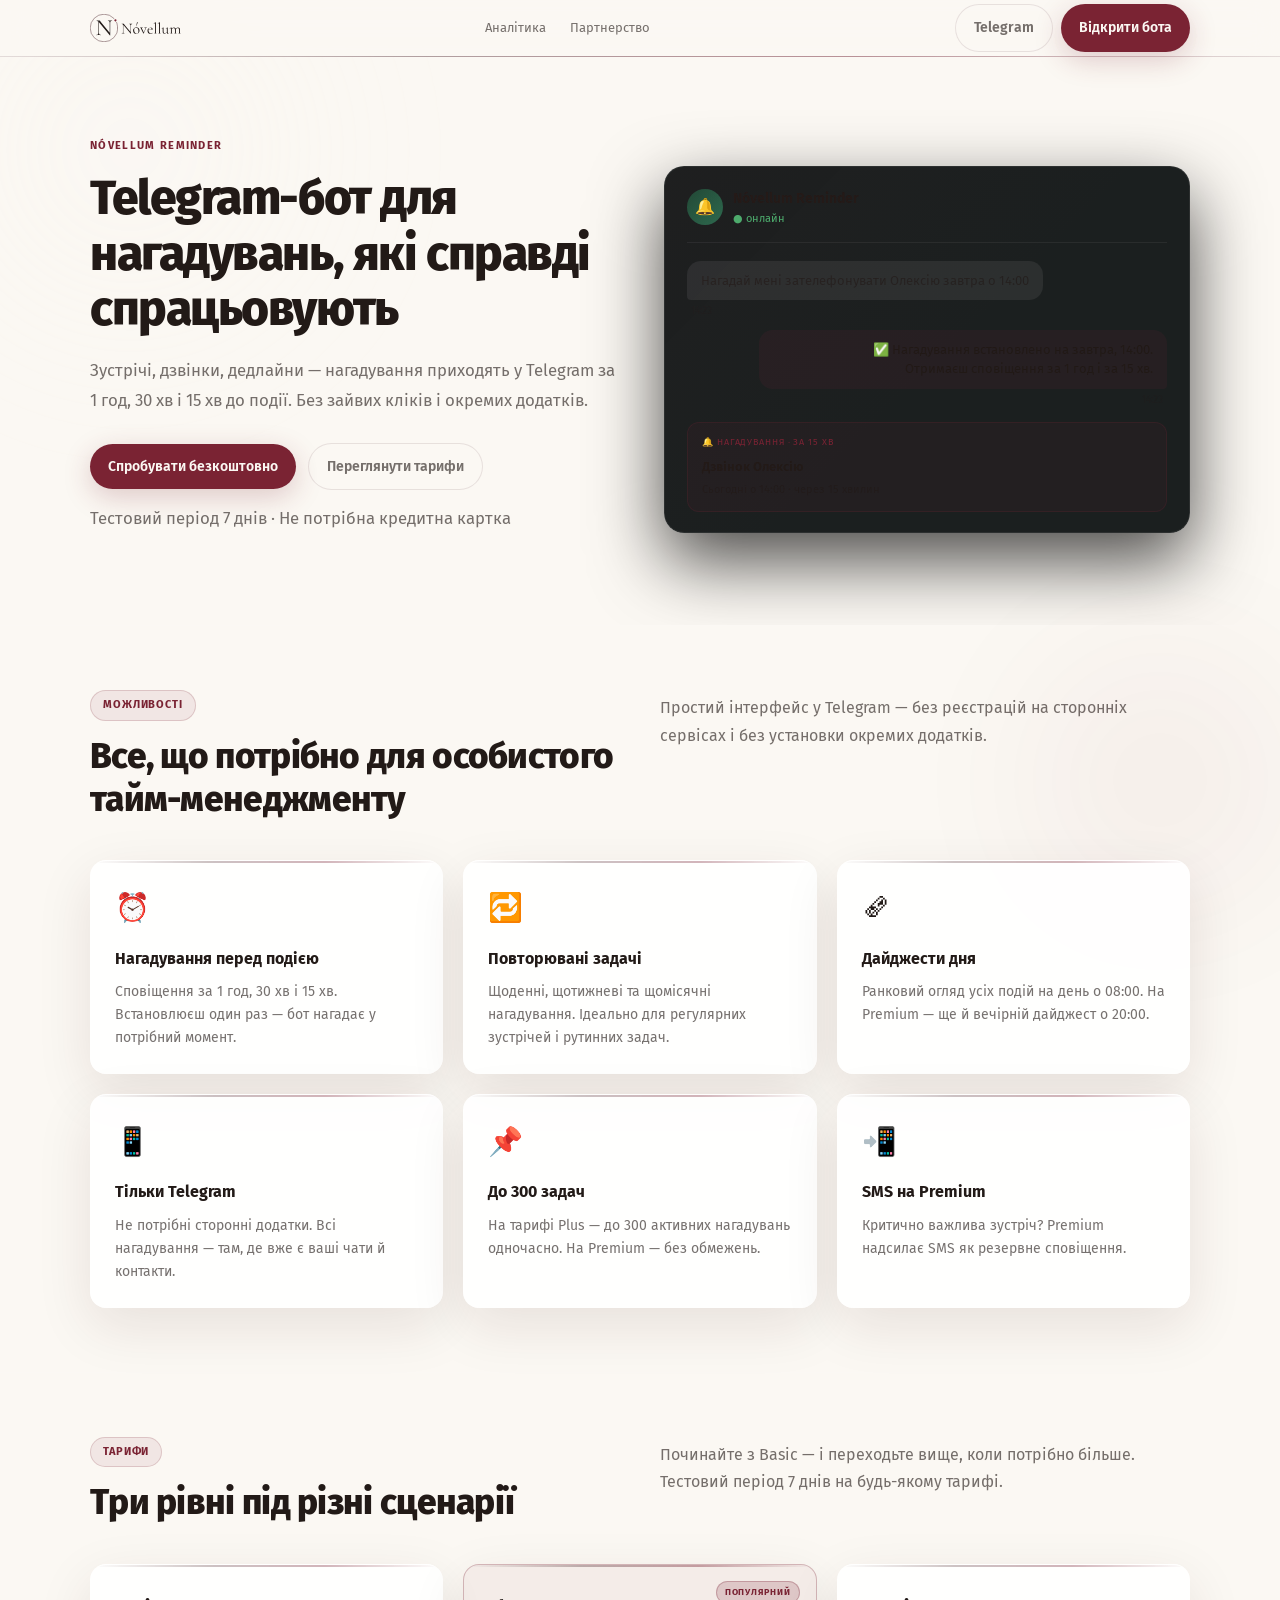
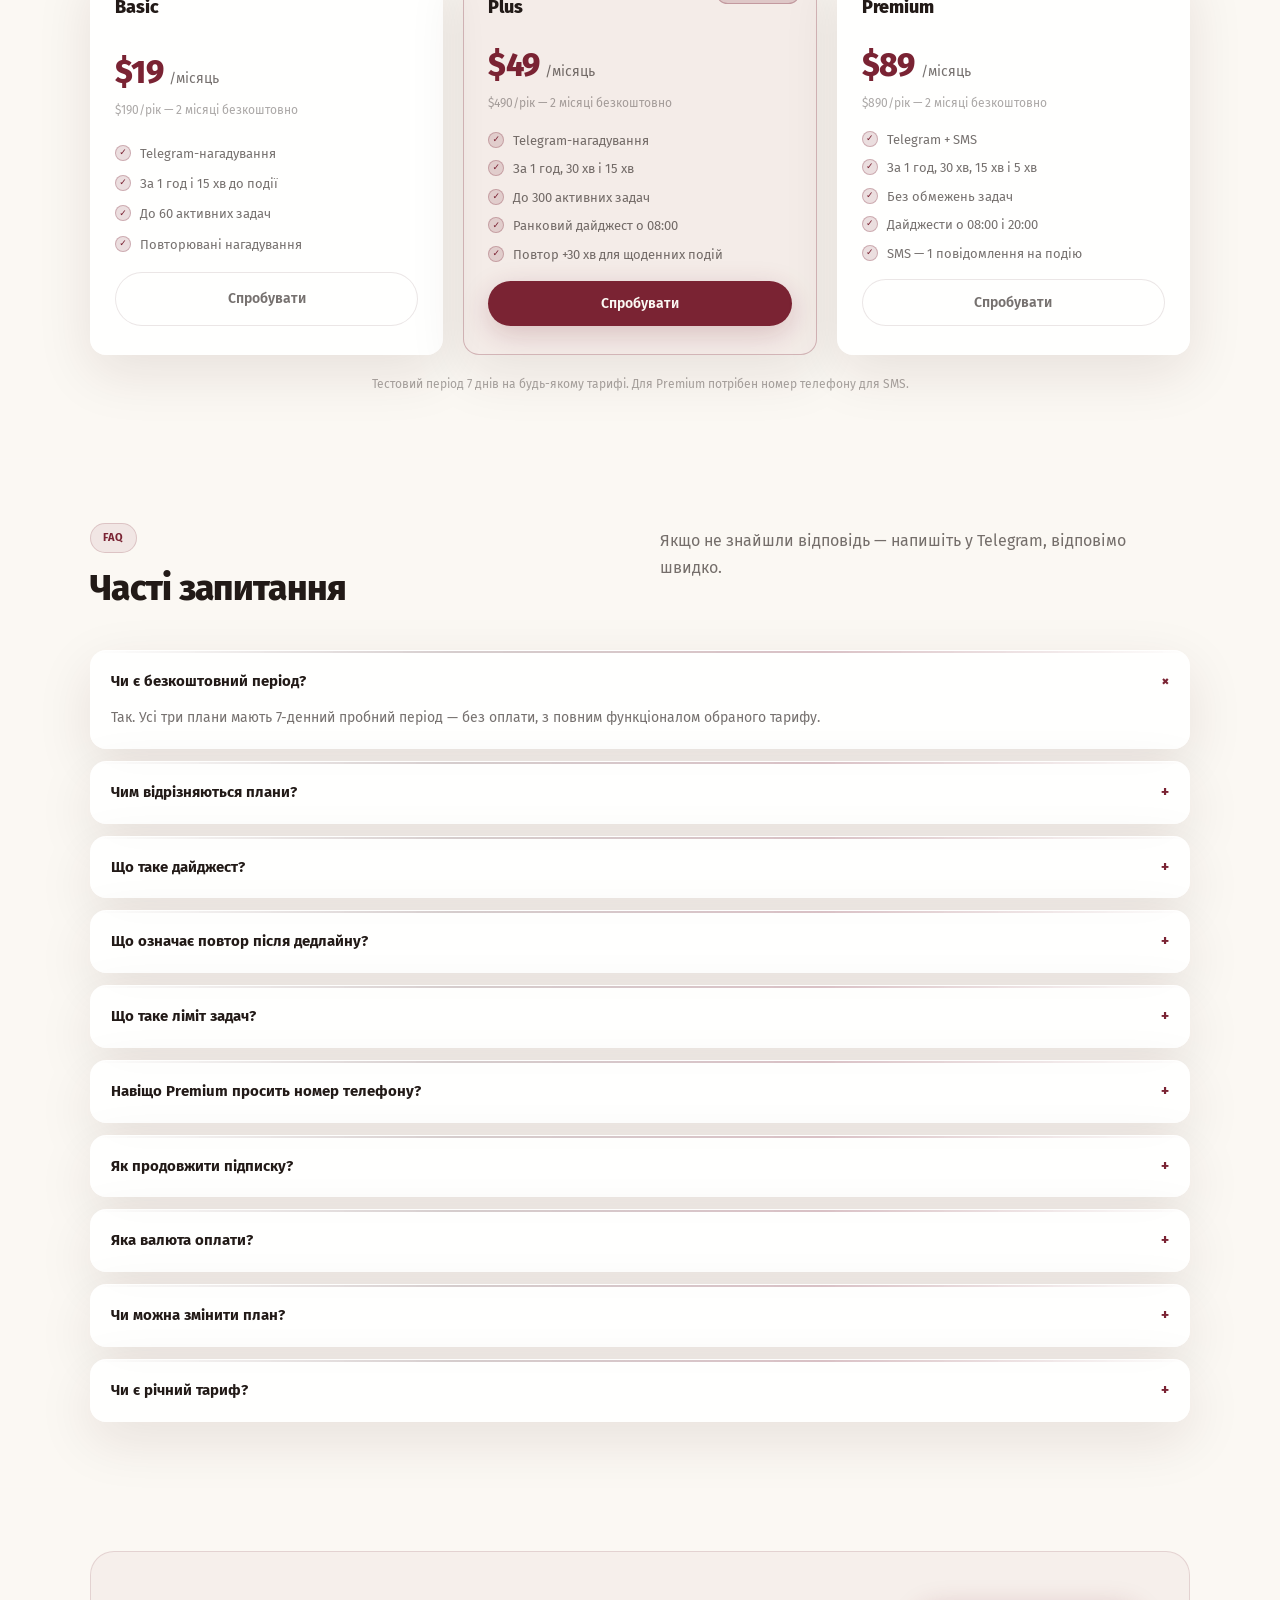
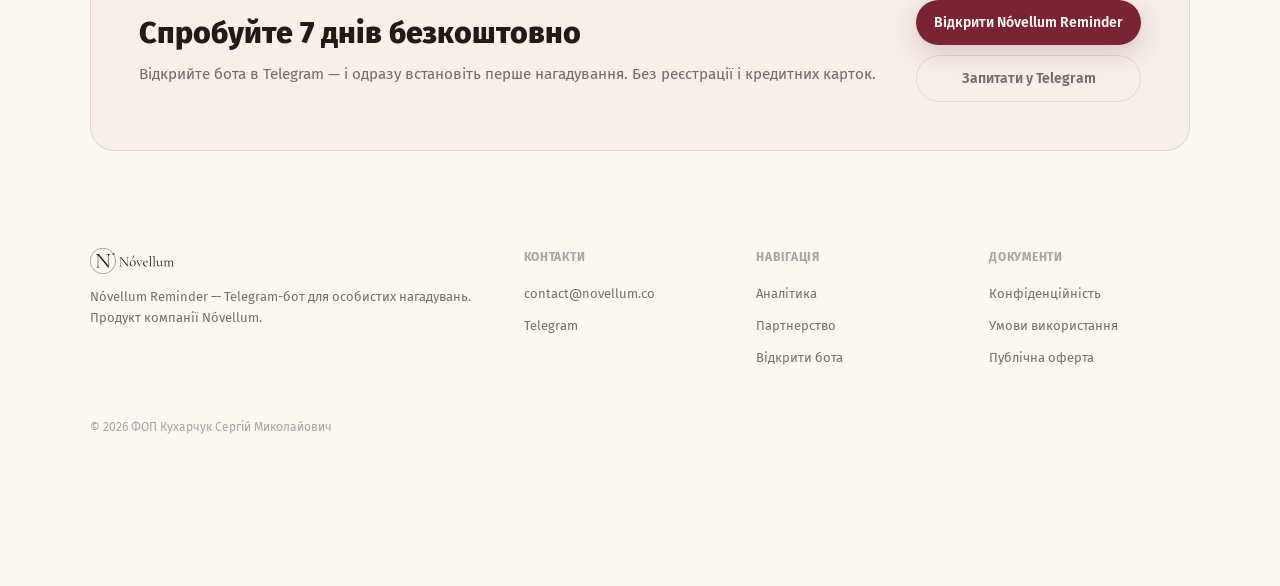
<file: reminder.html>
<!doctype html>
<html lang="uk">
<head>
<!-- Google Tag Manager -->
<script>(function(w,d,s,l,i){w[l]=w[l]||[];w[l].push({'gtm.start':
new Date().getTime(),event:'gtm.js'});var f=d.getElementsByTagName(s)[0],
j=d.createElement(s),dl=l!='dataLayer'?'&l='+l:'';j.async=true;j.src=
'https://www.googletagmanager.com/gtm.js?id='+i+dl;f.parentNode.insertBefore(j,f);
})(window,document,'script','dataLayer','GTM-M32PB2ML');</script>
<!-- End Google Tag Manager -->
  <meta charset="utf-8" />
  <meta name="viewport" content="width=device-width, initial-scale=1" />
  <title>Nóvellum Reminder — Telegram-бот для особистих нагадувань</title>
  <meta name="description" content="Telegram-бот для нагадувань про зустрічі, дзвінки та події. Три тарифи: Basic, Plus, Premium. Тестовий період 7 днів." />
  <!-- Сторінка тимчасово не лінкується з головної (продукт вимкнено) — noindex, щоб не індексувалась як активна пропозиція. Прибрати тег, коли продукт знову увімкнено. -->
  <meta name="robots" content="noindex, follow">
  <link rel="canonical" href="https://novellum.co/reminder.html">
  <meta property="og:title" content="Nóvellum Reminder — Telegram-бот для особистих нагадувань">
  <meta property="og:description" content="Telegram-бот для нагадувань про зустрічі, дзвінки та події. Три тарифи: Basic, Plus, Premium. Тестовий період 7 днів.">
  <meta property="og:image" content="https://novellum.co/assets/og/og-image.png">
  <meta property="og:type" content="website">
  <meta property="og:url" content="https://novellum.co/reminder.html">
  <meta property="og:site_name" content="Nóvellum">
  <meta property="og:locale" content="uk_UA">
  <link rel="preload" href="/assets/fonts/manrope-cyrillic.woff2" as="font" type="font/woff2" crossorigin>
  <link rel="preload" href="/assets/fonts/manrope-latin.woff2" as="font" type="font/woff2" crossorigin>
  <link rel="icon" href="assets/favicon/favicon.ico" media="(prefers-color-scheme: dark)">
  <link rel="icon" type="image/png" sizes="32x32" href="assets/favicon/favicon-32x32.png" media="(prefers-color-scheme: dark)">
  <link rel="apple-touch-icon" href="assets/favicon/apple-touch-icon.png" media="(prefers-color-scheme: dark)">
  <link rel="icon" href="assets/favicon/favicon-green.ico" media="(prefers-color-scheme: light)">
  <link rel="icon" type="image/png" sizes="32x32" href="assets/favicon/favicon-32x32-green.png" media="(prefers-color-scheme: light)">
  <link rel="apple-touch-icon" href="assets/favicon/apple-touch-icon-green.png" media="(prefers-color-scheme: light)">
  <style>
    @font-face{font-family:'Fira Sans';font-style:normal;font-weight:300;font-display:optional;src:url('/assets/fonts/fira-sans-cyrillic-ext-300.woff2') format('woff2');unicode-range:U+0460-052F,U+1C80-1C8A,U+20B4,U+2DE0-2DFF,U+A640-A69F,U+FE2E-FE2F}
    @font-face{font-family:'Fira Sans';font-style:normal;font-weight:300;font-display:optional;src:url('/assets/fonts/fira-sans-cyrillic-300.woff2') format('woff2');unicode-range:U+0301,U+0400-045F,U+0490-0491,U+04B0-04B1,U+2116}
    @font-face{font-family:'Fira Sans';font-style:normal;font-weight:300;font-display:optional;src:url('/assets/fonts/fira-sans-latin-300.woff2') format('woff2');unicode-range:U+0000-00FF,U+0131,U+0152-0153,U+02BB-02BC,U+02C6,U+02DA,U+02DC,U+0304,U+0308,U+0329,U+2000-206F,U+20AC,U+2122,U+2191,U+2193,U+2212,U+2215,U+FEFF,U+FFFD}
    @font-face{font-family:'Fira Sans';font-style:normal;font-weight:400;font-display:optional;src:url('/assets/fonts/fira-sans-cyrillic-ext-400.woff2') format('woff2');unicode-range:U+0460-052F,U+1C80-1C8A,U+20B4,U+2DE0-2DFF,U+A640-A69F,U+FE2E-FE2F}
    @font-face{font-family:'Fira Sans';font-style:normal;font-weight:400;font-display:optional;src:url('/assets/fonts/fira-sans-cyrillic-400.woff2') format('woff2');unicode-range:U+0301,U+0400-045F,U+0490-0491,U+04B0-04B1,U+2116}
    @font-face{font-family:'Fira Sans';font-style:normal;font-weight:400;font-display:optional;src:url('/assets/fonts/fira-sans-latin-400.woff2') format('woff2');unicode-range:U+0000-00FF,U+0131,U+0152-0153,U+02BB-02BC,U+02C6,U+02DA,U+02DC,U+0304,U+0308,U+0329,U+2000-206F,U+20AC,U+2122,U+2191,U+2193,U+2212,U+2215,U+FEFF,U+FFFD}
    @font-face{font-family:'Fira Sans';font-style:normal;font-weight:600;font-display:optional;src:url('/assets/fonts/fira-sans-cyrillic-ext-600.woff2') format('woff2');unicode-range:U+0460-052F,U+1C80-1C8A,U+20B4,U+2DE0-2DFF,U+A640-A69F,U+FE2E-FE2F}
    @font-face{font-family:'Fira Sans';font-style:normal;font-weight:600;font-display:optional;src:url('/assets/fonts/fira-sans-cyrillic-600.woff2') format('woff2');unicode-range:U+0301,U+0400-045F,U+0490-0491,U+04B0-04B1,U+2116}
    @font-face{font-family:'Fira Sans';font-style:normal;font-weight:600;font-display:optional;src:url('/assets/fonts/fira-sans-latin-600.woff2') format('woff2');unicode-range:U+0000-00FF,U+0131,U+0152-0153,U+02BB-02BC,U+02C6,U+02DA,U+02DC,U+0304,U+0308,U+0329,U+2000-206F,U+20AC,U+2122,U+2191,U+2193,U+2212,U+2215,U+FEFF,U+FFFD}
    @font-face{font-family:'Fira Sans';font-style:normal;font-weight:700;font-display:optional;src:url('/assets/fonts/fira-sans-cyrillic-ext-700.woff2') format('woff2');unicode-range:U+0460-052F,U+1C80-1C8A,U+20B4,U+2DE0-2DFF,U+A640-A69F,U+FE2E-FE2F}
    @font-face{font-family:'Fira Sans';font-style:normal;font-weight:700;font-display:optional;src:url('/assets/fonts/fira-sans-cyrillic-700.woff2') format('woff2');unicode-range:U+0301,U+0400-045F,U+0490-0491,U+04B0-04B1,U+2116}
    @font-face{font-family:'Fira Sans';font-style:normal;font-weight:700;font-display:optional;src:url('/assets/fonts/fira-sans-latin-700.woff2') format('woff2');unicode-range:U+0000-00FF,U+0131,U+0152-0153,U+02BB-02BC,U+02C6,U+02DA,U+02DC,U+0304,U+0308,U+0329,U+2000-206F,U+20AC,U+2122,U+2191,U+2193,U+2212,U+2215,U+FEFF,U+FFFD}
    @font-face{font-family:'Fira Sans';font-style:normal;font-weight:800;font-display:optional;src:url('/assets/fonts/fira-sans-cyrillic-ext-800.woff2') format('woff2');unicode-range:U+0460-052F,U+1C80-1C8A,U+20B4,U+2DE0-2DFF,U+A640-A69F,U+FE2E-FE2F}
    @font-face{font-family:'Fira Sans';font-style:normal;font-weight:800;font-display:optional;src:url('/assets/fonts/fira-sans-cyrillic-800.woff2') format('woff2');unicode-range:U+0301,U+0400-045F,U+0490-0491,U+04B0-04B1,U+2116}
    @font-face{font-family:'Fira Sans';font-style:normal;font-weight:800;font-display:optional;src:url('/assets/fonts/fira-sans-latin-800.woff2') format('woff2');unicode-range:U+0000-00FF,U+0131,U+0152-0153,U+02BB-02BC,U+02C6,U+02DA,U+02DC,U+0304,U+0308,U+0329,U+2000-206F,U+20AC,U+2122,U+2191,U+2193,U+2212,U+2215,U+FEFF,U+FFFD}
    :root{
      --bg:#FBF8F3;
      --bg-deep:#F2EDE3;
      --bronze:#7A2333;
      --bronze-bright:#922C3E;
      --border:rgba(59,18,24,.12);
      --border-strong:rgba(59,18,24,.28);
      --text:#221A17;
      --text-muted:rgba(34,26,23,.62);
      --text-soft:rgba(34,26,23,.38);
      --glass:rgba(255,255,255,.90);
      --glass-border:rgba(59,18,24,.10);
      --glass-glow:0 18px 55px rgba(59,18,24,.10);
      --radius-lg:24px;
      --radius-md:16px;
      --radius-pill:999px;
      --btn-pad-y:11px;
      --btn-pad-x:18px;
      --gap:20px;
      --top-accent:linear-gradient(90deg,rgba(251,248,243,0),rgba(59,18,24,.30),rgba(122,35,51,.40),rgba(251,248,243,0));
    }
    *{box-sizing:border-box;margin:0;padding:0}
    body{
      font-family:"Fira Sans",system-ui,sans-serif;
      color:var(--text);
      line-height:1.65;
      background:var(--bg);
      overflow-x:hidden;
    }
    body::before{
      content:"";position:fixed;inset:0;pointer-events:none;opacity:.22;
      background:
        linear-gradient(to bottom,rgba(255,255,255,.02),transparent 35%),
        repeating-linear-gradient(90deg,rgba(255,255,255,.03) 0,rgba(255,255,255,.03) 1px,transparent 1px,transparent 120px),
        repeating-linear-gradient(0deg,rgba(255,255,255,.02) 0,rgba(255,255,255,.02) 1px,transparent 1px,transparent 120px);
      mix-blend-mode:overlay;
    }
    a{color:inherit;text-decoration:none}
    img{max-width:100%;display:block}
    .container{width:min(1100px,92vw);margin:0 auto}

    /* ── Header ── */
    header{
      position:sticky;top:0;z-index:50;
      background:rgba(251,248,243,.92);
      backdrop-filter:blur(14px);-webkit-backdrop-filter:blur(14px);
      border-bottom:1px solid var(--border);
    }
    header::after{
      content:"";position:absolute;left:0;right:0;bottom:-1px;height:1px;
      background:var(--top-accent);pointer-events:none;
    }
    .nav{display:flex;align-items:center;justify-content:space-between;height:56px;gap:12px}
    .logo img{height:28px;width:auto}
    .logo .logo-mark{display:none}
    @media(max-width:640px){.logo .logo-horizontal{display:none}.logo .logo-mark{display:block;height:24px}}
    .nav-links{display:flex;gap:4px}
    .nav-links a{font-size:13px;font-weight:500;color:var(--text-muted);padding:6px 10px;border-radius:var(--radius-pill);transition:color .15s}
    .nav-links a:hover{color:var(--text)}
    .nav-cta{display:flex;gap:8px}
    @media(max-width:768px){.nav-links{display:none}}

    /* ── Orbs ── */
    .orb{position:fixed;border-radius:50%;pointer-events:none;filter:blur(80px);opacity:.14;animation:orb-drift 20s ease-in-out infinite alternate}
    .orb-1{width:500px;height:500px;background:radial-gradient(circle,#FBF8F3,transparent 70%);top:-100px;left:-120px;animation-duration:22s}
    .orb-2{width:360px;height:360px;background:radial-gradient(circle,#7A2333,transparent 70%);bottom:-60px;right:-60px;opacity:.08;animation-duration:17s;animation-delay:-6s}
    @keyframes orb-drift{0%{transform:translate(0,0) scale(1)}100%{transform:translate(24px,32px) scale(1.05)}}

    /* ── Buttons ── */
    .button{
      display:inline-flex;align-items:center;justify-content:center;gap:7px;
      padding:var(--btn-pad-y) var(--btn-pad-x);
      border-radius:var(--radius-pill);font-family:inherit;font-size:14px;font-weight:600;
      cursor:pointer;border:none;transition:all .18s;white-space:nowrap;text-decoration:none;
    }
    .button.primary{
      background:var(--bronze);color:#FBF8F3;
      box-shadow:0 8px 28px rgba(122,35,51,.22);
    }
    .button.primary:hover{background:var(--bronze-bright);transform:translateY(-1px);box-shadow:0 12px 36px rgba(122,35,51,.32)}
    .button.secondary{
      background:rgba(255,255,255,.06);color:var(--text-muted);
      border:1px solid var(--glass-border);
    }
    .button.secondary:hover{background:rgba(255,255,255,.10);color:var(--text);transform:translateY(-1px)}

    /* ── Pill ── */
    .pill{
      display:inline-flex;align-items:center;gap:6px;
      padding:5px 12px;border-radius:var(--radius-pill);
      background:rgba(122,35,51,.08);border:1px solid rgba(122,35,51,.18);
      font-size:11px;font-weight:700;letter-spacing:.08em;text-transform:uppercase;color:var(--bronze);
      margin-bottom:14px;
    }

    /* ── Section titles ── */
    .section-title{display:grid;grid-template-columns:1fr 1fr;gap:24px 40px;align-items:start;margin-bottom:40px}
    .section-title h2{font-size:clamp(1.6rem,3.5vw,2.2rem);font-weight:800;line-height:1.22;letter-spacing:-.02em;color:var(--text)}
    .section-title p{color:var(--text-muted);font-size:1rem;line-height:1.7;margin-top:4px}
    @media(max-width:768px){.section-title{grid-template-columns:1fr}}

    /* ── Hero ── */
    .hero{
      padding:80px 0 64px;
      position:relative;overflow:hidden;
    }
    .hero-inner{display:grid;grid-template-columns:1fr 1fr;gap:48px;align-items:center}
    @media(max-width:768px){.hero-inner{grid-template-columns:1fr}}
    .hero-eyebrow{font-size:11px;letter-spacing:.12em;text-transform:uppercase;color:var(--bronze);font-weight:700;margin-bottom:16px}
    .hero h1{font-size:clamp(2rem,5vw,3rem);font-weight:800;line-height:1.16;letter-spacing:-.03em;color:var(--text);margin-bottom:18px}
    .hero p{font-size:1.05rem;color:var(--text-muted);line-height:1.75;margin-bottom:28px}
    .hero-cta{display:flex;gap:12px;flex-wrap:wrap;align-items:center}
    .hero-note{font-size:12px;color:var(--text-soft);margin-top:14px}
    /* Telegram preview card */
    .tg-preview{
      background:rgba(8,12,14,.92);border-radius:20px;
      border:1px solid rgba(255,255,255,.07);
      padding:20px 22px;
      box-shadow:0 28px 70px rgba(0,0,0,.7);
      position:relative;
    }
    .tg-preview::before{
      content:"";position:absolute;inset:0;border-radius:inherit;
      background:linear-gradient(135deg,rgba(122,35,51,.04),transparent 55%);pointer-events:none;
    }
    .tg-header{display:flex;align-items:center;gap:10px;margin-bottom:18px;padding-bottom:14px;border-bottom:1px solid rgba(255,255,255,.06)}
    .tg-avatar{width:36px;height:36px;border-radius:50%;background:linear-gradient(135deg,#1f4a36,#2b6b4f);display:flex;align-items:center;justify-content:center;font-size:16px;flex-shrink:0}
    .tg-name{font-size:14px;font-weight:700;color:var(--text)}
    .tg-status{font-size:11px;color:#4caf6e}
    .tg-msg{margin-bottom:10px}
    .tg-bubble{
      display:inline-block;padding:10px 14px;border-radius:14px 14px 14px 4px;
      background:rgba(255,255,255,.07);font-size:13px;color:var(--text-muted);line-height:1.5;
      max-width:85%;
    }
    .tg-bubble.bot{border-radius:14px 14px 4px 14px;background:rgba(122,35,51,.12);color:var(--text);margin-left:auto;display:block;text-align:right}
    .tg-time{font-size:10px;color:var(--text-soft);margin-top:3px;padding:0 4px}
    .tg-reminder{
      background:rgba(122,35,51,.08);border:1px solid rgba(122,35,51,.2);
      border-radius:12px;padding:12px 14px;margin-top:14px;
    }
    .tg-reminder-label{font-size:9px;letter-spacing:.1em;text-transform:uppercase;color:var(--bronze);margin-bottom:6px}
    .tg-reminder-text{font-size:13px;color:var(--text);font-weight:600}
    .tg-reminder-sub{font-size:11px;color:var(--text-muted);margin-top:3px}

    /* ── Features ── */
    .features-grid{display:grid;grid-template-columns:repeat(3,1fr);gap:var(--gap)}
    @media(max-width:768px){.features-grid{grid-template-columns:1fr}}
    .feature-card{
      background:var(--glass);border:1px solid rgba(255,255,255,.10);
      border-radius:var(--radius-md);padding:24px;
      box-shadow:var(--glass-glow);position:relative;overflow:hidden;
    }
    .feature-card::before{
      content:"";position:absolute;left:0;right:0;top:0;height:2px;
      background:var(--top-accent);opacity:.85;
    }
    .feature-icon{font-size:28px;margin-bottom:14px}
    .feature-card h3{font-size:16px;font-weight:700;margin-bottom:8px}
    .feature-card p{font-size:14px;color:var(--text-muted);line-height:1.65}

    /* ── Divider ── */
    .divider{padding:64px 0;border-top:1px solid rgba(255,255,255,.06)}

    /* ── Pricing ── */
    .pricing-grid{display:grid;grid-template-columns:repeat(3,1fr);gap:var(--gap)}
    @media(max-width:768px){.pricing-grid{grid-template-columns:1fr;max-width:380px;margin:0 auto}}
    .pricing-card{
      background:var(--glass);border:1px solid rgba(255,255,255,.10);
      border-radius:var(--radius-md);padding:28px 24px;
      box-shadow:var(--glass-glow);position:relative;overflow:hidden;
      display:grid;gap:16px;
    }
    .pricing-card::before{
      content:"";position:absolute;left:0;right:0;top:0;height:2px;
      background:var(--top-accent);opacity:.85;
    }
    .pricing-card.featured{
      border-color:rgba(122,35,51,.28);
      background:rgba(122,35,51,.05);
    }
    .pricing-card.featured::before{opacity:1}
    .plan-badge{
      position:absolute;top:16px;right:16px;
      font-size:9px;font-weight:700;letter-spacing:.1em;text-transform:uppercase;
      padding:3px 8px;border-radius:var(--radius-pill);
      background:rgba(122,35,51,.18);color:var(--bronze);border:1px solid rgba(122,35,51,.28);
    }
    .pricing-card h3{font-size:18px;font-weight:800}
    .price-row{display:flex;align-items:baseline;gap:6px}
    .price{font-size:32px;font-weight:800;color:var(--bronze);letter-spacing:-.02em}
    .price-period{font-size:14px;color:var(--text-muted)}
    .price-annual{font-size:12px;color:var(--text-soft);margin-top:2px}
    .pricing-card ul{list-style:none;display:grid;gap:9px}
    .pricing-card li{display:flex;align-items:flex-start;gap:9px;font-size:13px;color:var(--text-muted);line-height:1.5}
    .pricing-card li .chk{
      width:16px;height:16px;border-radius:50%;flex-shrink:0;margin-top:1px;
      background:rgba(122,35,51,.15);border:1px solid rgba(122,35,51,.28);
      display:flex;align-items:center;justify-content:center;font-size:9px;color:var(--bronze);
    }

    /* ── Accordion ── */
    .accordion{display:grid;gap:12px}
    .accordion-item{
      background:var(--glass);border:1px solid rgba(255,255,255,.10);
      border-radius:var(--radius-md);padding:18px 20px;
      box-shadow:var(--glass-glow);position:relative;overflow:hidden;
    }
    .accordion-item::before{
      content:"";position:absolute;left:0;right:0;top:0;height:2px;
      background:var(--top-accent);opacity:.7;
    }
    .accordion-header{display:flex;justify-content:space-between;align-items:center;cursor:pointer;font-weight:700;font-size:15px;gap:16px}
    .accordion-header .chev{color:var(--bronze);font-weight:900;flex-shrink:0;transition:transform .2s}
    .accordion-item.active .accordion-header .chev{transform:rotate(45deg)}
    .accordion-body{display:none;margin-top:12px;color:var(--text-muted);font-size:14px;line-height:1.7}
    .accordion-item.active .accordion-body{display:block}
    .accordion-body p+p{margin-top:8px}
    .accordion-body b{color:var(--text)}

    /* ── CTA box ── */
    .cta-box{
      background:rgba(122,35,51,.04);border:1px solid rgba(122,35,51,.14);
      border-radius:var(--radius-lg);padding:48px;
      display:grid;grid-template-columns:1fr auto;gap:32px;align-items:center;
    }
    @media(max-width:640px){.cta-box{grid-template-columns:1fr;padding:28px 20px}}
    .cta-box h2{font-size:clamp(1.4rem,3vw,1.9rem);font-weight:800;line-height:1.3}
    .cta-box p{color:var(--text-muted);margin-top:8px;font-size:.95rem}
    .cta-btns{display:flex;gap:10px;flex-direction:column}

    /* ── Footer ── */
    footer{border-top:1px solid rgba(255,255,255,.06);padding:32px 0 20px}
    .footer-grid{display:grid;grid-template-columns:2fr 1fr 1fr 1fr;gap:32px}
    @media(max-width:768px){.footer-grid{grid-template-columns:1fr 1fr}}
    @media(max-width:480px){.footer-grid{grid-template-columns:1fr}}
    .footer-grid>div:first-child p{font-size:13px;color:var(--text-muted);margin-top:12px;line-height:1.65}
    .footer-grid h4{font-size:12px;font-weight:700;letter-spacing:.06em;text-transform:uppercase;color:var(--text-soft);margin-bottom:12px}
    .footer-grid p{margin-bottom:6px}
    .footer-grid a{font-size:13px;color:var(--text-muted);transition:color .15s}
    .footer-grid a:hover{color:var(--text)}
    .footer-copy{font-size:.75rem;color:var(--text-soft);margin-top:24px;padding-top:16px;border-top:1px solid rgba(255,255,255,.06)}

    /* ── Mini tag ── */
    .terms{font-size:12px;color:var(--text-soft);line-height:1.6}
  </style>
</head>
<body>
<!-- Google Tag Manager (noscript) -->
<noscript><iframe src="https://www.googletagmanager.com/ns.html?id=GTM-M32PB2ML"
height="0" width="0" style="display:none;visibility:hidden"></iframe></noscript>
<!-- End Google Tag Manager (noscript) -->

<div class="orb orb-1"></div>
<div class="orb orb-2"></div>

<header>
  <div class="container nav">
    <a class="logo" href="/">
      <img class="logo-horizontal" src="assets/logo/novellum-horizontal.svg" alt="Nóvellum" />
      <img class="logo-mark" src="assets/logo/novellum-mark.svg" alt="Nóvellum" />
    </a>
    <nav class="nav-links">
      <a href="/">Аналітика</a>
      <a href="partners.html">Партнерство</a>
    </nav>
    <div class="nav-cta">
      <a class="button secondary" href="https://t.me/serhiy_novellum" target="_blank" rel="noopener">Telegram</a>
      <a class="button primary" href="https://t.me/novellum_reminder_bot" target="_blank" rel="noopener">Відкрити бота</a>
    </div>
  </div>
</header>

<main>

  <!-- ── Hero ── -->
  <section class="hero">
    <div class="container">
      <div class="hero-inner">
        <div>
          <div class="hero-eyebrow">Nóvellum Reminder</div>
          <h1>Telegram-бот для нагадувань, які справді спрацьовують</h1>
          <p>Зустрічі, дзвінки, дедлайни — нагадування приходять у Telegram за 1 год, 30 хв і 15 хв до події. Без зайвих кліків і окремих додатків.</p>
          <div class="hero-cta">
            <a class="button primary" href="https://t.me/novellum_reminder_bot" target="_blank" rel="noopener">Спробувати безкоштовно</a>
            <a class="button secondary" href="#pricing">Переглянути тарифи</a>
          </div>
          <p class="hero-note">Тестовий період 7 днів · Не потрібна кредитна картка</p>
        </div>

        <div class="tg-preview">
          <div class="tg-header">
            <div class="tg-avatar">🔔</div>
            <div>
              <div class="tg-name">Nóvellum Reminder</div>
              <div class="tg-status">● онлайн</div>
            </div>
          </div>

          <div class="tg-msg">
            <div class="tg-bubble">Нагадай мені зателефонувати Олексію завтра о 14:00</div>
            <div class="tg-time">14:23</div>
          </div>
          <div class="tg-msg">
            <div class="tg-bubble bot">✅ Нагадування встановлено на завтра, 14:00.<br>Отримаєш сповіщення за 1 год і за 15 хв.</div>
            <div class="tg-time" style="text-align:right">14:23</div>
          </div>

          <div class="tg-reminder">
            <div class="tg-reminder-label">🔔 Нагадування · за 15 хв</div>
            <div class="tg-reminder-text">Дзвінок Олексію</div>
            <div class="tg-reminder-sub">Сьогодні о 14:00 · через 15 хвилин</div>
          </div>
        </div>
      </div>
    </div>
  </section>

  <!-- ── Features ── -->
  <section class="divider">
    <div class="container">
      <div class="section-title">
        <div>
          <div class="pill">Можливості</div>
          <h2>Все, що потрібно для особистого тайм-менеджменту</h2>
        </div>
        <p>Простий інтерфейс у Telegram — без реєстрацій на сторонніх сервісах і без установки окремих додатків.</p>
      </div>

      <div class="features-grid">
        <div class="feature-card">
          <div class="feature-icon">⏰</div>
          <h3>Нагадування перед подією</h3>
          <p>Сповіщення за 1 год, 30 хв і 15 хв. Встановлюєш один раз — бот нагадає у потрібний момент.</p>
        </div>
        <div class="feature-card">
          <div class="feature-icon">🔁</div>
          <h3>Повторювані задачі</h3>
          <p>Щоденні, щотижневі та щомісячні нагадування. Ідеально для регулярних зустрічей і рутинних задач.</p>
        </div>
        <div class="feature-card">
          <div class="feature-icon">🗞</div>
          <h3>Дайджести дня</h3>
          <p>Ранковий огляд усіх подій на день о 08:00. На Premium — ще й вечірній дайджест о 20:00.</p>
        </div>
        <div class="feature-card">
          <div class="feature-icon">📱</div>
          <h3>Тільки Telegram</h3>
          <p>Не потрібні сторонні додатки. Всі нагадування — там, де вже є ваші чати й контакти.</p>
        </div>
        <div class="feature-card">
          <div class="feature-icon">📌</div>
          <h3>До 300 задач</h3>
          <p>На тарифі Plus — до 300 активних нагадувань одночасно. На Premium — без обмежень.</p>
        </div>
        <div class="feature-card">
          <div class="feature-icon">📲</div>
          <h3>SMS на Premium</h3>
          <p>Критично важлива зустріч? Premium надсилає SMS як резервне сповіщення.</p>
        </div>
      </div>
    </div>
  </section>

  <!-- ── Pricing ── -->
  <section class="divider" id="pricing">
    <div class="container">
      <div class="section-title">
        <div>
          <div class="pill">Тарифи</div>
          <h2>Три рівні під різні сценарії</h2>
        </div>
        <p>Починайте з Basic — і переходьте вище, коли потрібно більше. Тестовий період 7 днів на будь-якому тарифі.</p>
      </div>

      <div class="pricing-grid">
        <!-- Basic -->
        <div class="pricing-card">
          <h3>Basic</h3>
          <div>
            <div class="price-row">
              <div class="price">$19</div>
              <div class="price-period">/місяць</div>
            </div>
            <div class="price-annual">$190/рік — 2 місяці безкоштовно</div>
          </div>
          <ul>
            <li><span class="chk">✓</span>Telegram-нагадування</li>
            <li><span class="chk">✓</span>За 1 год і 15 хв до події</li>
            <li><span class="chk">✓</span>До 60 активних задач</li>
            <li><span class="chk">✓</span>Повторювані нагадування</li>
          </ul>
          <a class="button secondary" href="https://t.me/novellum_reminder_bot" target="_blank" rel="noopener" style="text-align:center">Спробувати</a>
        </div>

        <!-- Plus -->
        <div class="pricing-card featured">
          <div class="plan-badge">Популярний</div>
          <h3>Plus</h3>
          <div>
            <div class="price-row">
              <div class="price">$49</div>
              <div class="price-period">/місяць</div>
            </div>
            <div class="price-annual">$490/рік — 2 місяці безкоштовно</div>
          </div>
          <ul>
            <li><span class="chk">✓</span>Telegram-нагадування</li>
            <li><span class="chk">✓</span>За 1 год, 30 хв і 15 хв</li>
            <li><span class="chk">✓</span>До 300 активних задач</li>
            <li><span class="chk">✓</span>Ранковий дайджест о 08:00</li>
            <li><span class="chk">✓</span>Повтор +30 хв для щоденних подій</li>
          </ul>
          <a class="button primary" href="https://t.me/novellum_reminder_bot" target="_blank" rel="noopener" style="text-align:center">Спробувати</a>
        </div>

        <!-- Premium -->
        <div class="pricing-card">
          <h3>Premium</h3>
          <div>
            <div class="price-row">
              <div class="price">$89</div>
              <div class="price-period">/місяць</div>
            </div>
            <div class="price-annual">$890/рік — 2 місяці безкоштовно</div>
          </div>
          <ul>
            <li><span class="chk">✓</span>Telegram + SMS</li>
            <li><span class="chk">✓</span>За 1 год, 30 хв, 15 хв і 5 хв</li>
            <li><span class="chk">✓</span>Без обмежень задач</li>
            <li><span class="chk">✓</span>Дайджести о 08:00 і 20:00</li>
            <li><span class="chk">✓</span>SMS — 1 повідомлення на подію</li>
          </ul>
          <a class="button secondary" href="https://t.me/novellum_reminder_bot" target="_blank" rel="noopener" style="text-align:center">Спробувати</a>
        </div>
      </div>

      <p class="terms" style="margin-top:20px;text-align:center">
        Тестовий період 7 днів на будь-якому тарифі. Для Premium потрібен номер телефону для SMS.
      </p>
    </div>
  </section>

  <!-- ── FAQ ── -->
  <section class="divider">
    <div class="container">
      <div class="section-title">
        <div>
          <div class="pill">FAQ</div>
          <h2>Часті запитання</h2>
        </div>
        <p>Якщо не знайшли відповідь — напишіть у Telegram, відповімо швидко.</p>
      </div>

      <div class="accordion">
        <div class="accordion-item active">
          <div class="accordion-header">Чи є безкоштовний період? <span class="chev">+</span></div>
          <div class="accordion-body">
            <p>Так. Усі три плани мають 7-денний пробний період — без оплати, з повним функціоналом обраного тарифу.</p>
          </div>
        </div>
        <div class="accordion-item">
          <div class="accordion-header">Чим відрізняються плани? <span class="chev">+</span></div>
          <div class="accordion-body">
            <p><b>Basic ($19/міс)</b> — нагадування за 1 год і 15 хв до події, до 60 задач за період, лише Telegram.</p>
            <p><b>Plus ($49/міс)</b> — нагадування за 1 год, 30 хв і 15 хв, до 300 задач, ранковий дайджест о 08:00, повтор після пропущеного дедлайну.</p>
            <p><b>Premium ($89/міс)</b> — нагадування за 1 год, 30 хв, 15 хв і 5 хв, без ліміту задач, дайджести о 08:00 і 20:00, Telegram + SMS.</p>
          </div>
        </div>
        <div class="accordion-item">
          <div class="accordion-header">Що таке дайджест? <span class="chev">+</span></div>
          <div class="accordion-body">
            <p>Повідомлення о 08:00 зі списком задач на сьогодні — доступне в Plus і Premium. У Premium додатково о 20:00 приходить вечірній підсумок: що залишилось і що заплановано на завтра.</p>
          </div>
        </div>
        <div class="accordion-item">
          <div class="accordion-header">Що означає повтор після дедлайну? <span class="chev">+</span></div>
          <div class="accordion-body">
            <p>Якщо задача пропущена — бот надішле повторне нагадування через 30 хвилин. Працює лише для задач з типом «щоденно» або «щотижнево». Доступно в Plus і Premium.</p>
          </div>
        </div>
        <div class="accordion-item">
          <div class="accordion-header">Що таке ліміт задач? <span class="chev">+</span></div>
          <div class="accordion-body">
            <p>Basic — до 60 активних задач за розрахунковий період. Plus — до 300. Premium — без обмежень. Після досягнення ліміту нові задачі не додаються до поновлення наступного періоду.</p>
          </div>
        </div>
        <div class="accordion-item">
          <div class="accordion-header">Навіщо Premium просить номер телефону? <span class="chev">+</span></div>
          <div class="accordion-body">
            <p>SMS надсилаються на ваш номер — без підтвердженого контакту SMS-канал недоступний. Номер використовується лише для відправки нагадувань.</p>
          </div>
        </div>
        <div class="accordion-item">
          <div class="accordion-header">Як продовжити підписку? <span class="chev">+</span></div>
          <div class="accordion-body">
            <p>Бот нагадає за 3 дні до закінчення. Продовжити можна через головне меню або дочекатись нагадування і оплатити там.</p>
          </div>
        </div>
        <div class="accordion-item">
          <div class="accordion-header">Яка валюта оплати? <span class="chev">+</span></div>
          <div class="accordion-body">
            <p>Оплата в гривнях (UAH) за курсом на момент оплати.</p>
          </div>
        </div>
        <div class="accordion-item">
          <div class="accordion-header">Чи можна змінити план? <span class="chev">+</span></div>
          <div class="accordion-body">
            <p>Так, через меню бота в будь-який момент.</p>
          </div>
        </div>
        <div class="accordion-item">
          <div class="accordion-header">Чи є річний тариф? <span class="chev">+</span></div>
          <div class="accordion-body">
            <p>Так. Basic — $190/рік, Plus — $490/рік, Premium — $890/рік. Це відповідає двом місяцям безкоштовно порівняно з помісячною оплатою.</p>
          </div>
        </div>
      </div>
    </div>
  </section>

  <!-- ── CTA ── -->
  <section class="divider">
    <div class="container">
      <div class="cta-box">
        <div>
          <h2>Спробуйте 7 днів безкоштовно</h2>
          <p>Відкрийте бота в Telegram — і одразу встановіть перше нагадування. Без реєстрації і кредитних карток.</p>
        </div>
        <div class="cta-btns">
          <a class="button primary" href="https://t.me/novellum_reminder_bot" target="_blank" rel="noopener">Відкрити Nóvellum Reminder</a>
          <a class="button secondary" href="https://t.me/serhiy_novellum" target="_blank" rel="noopener">Запитати у Telegram</a>
        </div>
      </div>
    </div>
  </section>

</main>

<footer>
  <div class="container">
    <div class="footer-grid">
      <div>
        <a href="/">
          <img class="logo-horizontal" src="assets/logo/novellum-horizontal.svg" alt="Nóvellum" style="height:26px;width:auto" />
        </a>
        <p>Nóvellum Reminder — Telegram-бот для особистих нагадувань. Продукт компанії Nóvellum.</p>
      </div>
      <div>
        <h4>Контакти</h4>
        <p><a href="mailto:contact@novellum.co">contact@novellum.co</a></p>
        <p><a href="https://t.me/serhiy_novellum" target="_blank" rel="noopener">Telegram</a></p>
      </div>
      <div>
        <h4>Навігація</h4>
        <p><a href="/">Аналітика</a></p>
        <p><a href="partners.html">Партнерство</a></p>
        <p><a href="https://t.me/novellum_reminder_bot" target="_blank" rel="noopener">Відкрити бота</a></p>
      </div>
      <div>
        <h4>Документи</h4>
        <p><a href="legal/Privacy-Policy.pdf" target="_blank" rel="noopener noreferrer">Конфіденційність</a></p>
        <p><a href="legal/Terms-of-Use.pdf" target="_blank" rel="noopener noreferrer">Умови використання</a></p>
        <p><a href="legal/public-offer.pdf" target="_blank" rel="noopener noreferrer">Публічна оферта</a></p>
      </div>
    </div>
    <div class="footer-copy">© <span id="year"></span> ФОП Кухарчук Сергій Миколайович</div>
  </div>
</footer>

<script>
  document.getElementById('year').textContent = new Date().getFullYear();

  document.querySelectorAll('.accordion-item').forEach(function(item) {
    item.querySelector('.accordion-header').addEventListener('click', function() {
      item.classList.toggle('active');
    });
  });
</script>

</body>
</html>
</file>
<file: styles.css>
@font-face{font-family:'Fira Sans';font-style:normal;font-weight:300;font-display:optional;src:url('/assets/fonts/fira-sans-cyrillic-ext-300.woff2') format('woff2');unicode-range:U+0460-052F, U+1C80-1C8A, U+20B4, U+2DE0-2DFF, U+A640-A69F, U+FE2E-FE2F}
    @font-face{font-family:'Fira Sans';font-style:normal;font-weight:300;font-display:optional;src:url('/assets/fonts/fira-sans-cyrillic-300.woff2') format('woff2');unicode-range:U+0301, U+0400-045F, U+0490-0491, U+04B0-04B1, U+2116}
    @font-face{font-family:'Fira Sans';font-style:normal;font-weight:300;font-display:optional;src:url('/assets/fonts/fira-sans-latin-300.woff2') format('woff2');unicode-range:U+0000-00FF, U+0131, U+0152-0153, U+02BB-02BC, U+02C6, U+02DA, U+02DC, U+0304, U+0308, U+0329, U+2000-206F, U+20AC, U+2122, U+2191, U+2193, U+2212, U+2215, U+FEFF, U+FFFD}
    @font-face{font-family:'Fira Sans';font-style:normal;font-weight:400;font-display:optional;src:url('/assets/fonts/fira-sans-cyrillic-ext-400.woff2') format('woff2');unicode-range:U+0460-052F, U+1C80-1C8A, U+20B4, U+2DE0-2DFF, U+A640-A69F, U+FE2E-FE2F}
    @font-face{font-family:'Fira Sans';font-style:normal;font-weight:400;font-display:optional;src:url('/assets/fonts/fira-sans-cyrillic-400.woff2') format('woff2');unicode-range:U+0301, U+0400-045F, U+0490-0491, U+04B0-04B1, U+2116}
    @font-face{font-family:'Fira Sans';font-style:normal;font-weight:400;font-display:optional;src:url('/assets/fonts/fira-sans-latin-400.woff2') format('woff2');unicode-range:U+0000-00FF, U+0131, U+0152-0153, U+02BB-02BC, U+02C6, U+02DA, U+02DC, U+0304, U+0308, U+0329, U+2000-206F, U+20AC, U+2122, U+2191, U+2193, U+2212, U+2215, U+FEFF, U+FFFD}
    @font-face{font-family:'Fira Sans';font-style:normal;font-weight:600;font-display:optional;src:url('/assets/fonts/fira-sans-cyrillic-ext-600.woff2') format('woff2');unicode-range:U+0460-052F, U+1C80-1C8A, U+20B4, U+2DE0-2DFF, U+A640-A69F, U+FE2E-FE2F}
    @font-face{font-family:'Fira Sans';font-style:normal;font-weight:600;font-display:optional;src:url('/assets/fonts/fira-sans-cyrillic-600.woff2') format('woff2');unicode-range:U+0301, U+0400-045F, U+0490-0491, U+04B0-04B1, U+2116}
    @font-face{font-family:'Fira Sans';font-style:normal;font-weight:600;font-display:optional;src:url('/assets/fonts/fira-sans-latin-600.woff2') format('woff2');unicode-range:U+0000-00FF, U+0131, U+0152-0153, U+02BB-02BC, U+02C6, U+02DA, U+02DC, U+0304, U+0308, U+0329, U+2000-206F, U+20AC, U+2122, U+2191, U+2193, U+2212, U+2215, U+FEFF, U+FFFD}
    @font-face{font-family:'Fira Sans';font-style:normal;font-weight:700;font-display:optional;src:url('/assets/fonts/fira-sans-cyrillic-ext-700.woff2') format('woff2');unicode-range:U+0460-052F, U+1C80-1C8A, U+20B4, U+2DE0-2DFF, U+A640-A69F, U+FE2E-FE2F}
    @font-face{font-family:'Fira Sans';font-style:normal;font-weight:700;font-display:optional;src:url('/assets/fonts/fira-sans-cyrillic-700.woff2') format('woff2');unicode-range:U+0301, U+0400-045F, U+0490-0491, U+04B0-04B1, U+2116}
    @font-face{font-family:'Fira Sans';font-style:normal;font-weight:700;font-display:optional;src:url('/assets/fonts/fira-sans-latin-700.woff2') format('woff2');unicode-range:U+0000-00FF, U+0131, U+0152-0153, U+02BB-02BC, U+02C6, U+02DA, U+02DC, U+0304, U+0308, U+0329, U+2000-206F, U+20AC, U+2122, U+2191, U+2193, U+2212, U+2215, U+FEFF, U+FFFD}
    @font-face{font-family:'Fira Sans';font-style:normal;font-weight:800;font-display:optional;src:url('/assets/fonts/fira-sans-cyrillic-ext-800.woff2') format('woff2');unicode-range:U+0460-052F, U+1C80-1C8A, U+20B4, U+2DE0-2DFF, U+A640-A69F, U+FE2E-FE2F}
    @font-face{font-family:'Fira Sans';font-style:normal;font-weight:800;font-display:optional;src:url('/assets/fonts/fira-sans-cyrillic-800.woff2') format('woff2');unicode-range:U+0301, U+0400-045F, U+0490-0491, U+04B0-04B1, U+2116}
    @font-face{font-family:'Fira Sans';font-style:normal;font-weight:800;font-display:optional;src:url('/assets/fonts/fira-sans-latin-800.woff2') format('woff2');unicode-range:U+0000-00FF, U+0131, U+0152-0153, U+02BB-02BC, U+02C6, U+02DA, U+02DC, U+0304, U+0308, U+0329, U+2000-206F, U+20AC, U+2122, U+2191, U+2193, U+2212, U+2215, U+FEFF, U+FFFD}
    :root{
      --bg:#FBF8F3;
      --bg-deep:#F2EDE3;
      --bg-card:rgba(59,18,24,.04);
      --bg-card-elev:rgba(59,18,24,.07);
      --surface:#FFFFFF;
      --panel:#FFFFFF;
      --panel-inset:#F5F0E8;

      /* Brand */
      --brand:#3B1218;
      --brand-2:#571A24;
      --brand-hi:#7A2333;
      --brand-soft:rgba(59,18,24,.12);
      --brand-glow:rgba(59,18,24,.25);

      /* Burgundy accent (replaces bronze) */
      --bronze:#7A2333;
      --bronze-bright:#922C3E;
      --bronze-deep:#571A24;
      --brass:#7A2333;

      /* Border */
      --border:rgba(59,18,24,.12);
      --border-strong:rgba(59,18,24,.28);
      --line:rgba(59,18,24,.12);
      --line-strong:rgba(59,18,24,.28);

      /* Text */
      --fg:#221A17;
      --fg-muted:rgba(34,26,23,.62);
      --fg-faint:rgba(34,26,23,.38);
      --text:#221A17;
      --text-muted:rgba(34,26,23,.55);
      --text-soft:rgba(34,26,23,.38);
      --accent:#7A2333;
      --accent-2:#571A24;

      /* Status */
      --green-pos:#2E7D57;
      --red-neg:#C25B4F;

      --shadow-card:0 20px 40px rgba(59,18,24,.12);
      --shadow-hero:0 40px 80px rgba(59,18,24,.18);
      --shadow-inset:inset 0 1px 0 rgba(255,255,255,.8);

      --radius-lg:24px;
      --radius-md:16px;
      --radius-pill:999px;

      --btn-pad-y:11px;
      --btn-pad-x:18px;
      --btn-font:14px;

      --gap:24px;
      --section-pad:72px;

      /* Glass */
      --glass:rgba(255,255,255,.90);
      --glass-2:rgba(255,255,255,.75);
      --glass-border:rgba(59,18,24,.10);
      --glass-border-2:rgba(59,18,24,.18);
      --glass-glow:0 18px 55px rgba(59,18,24,.10);

      --top-accent:linear-gradient(90deg, rgba(251,248,243,0), rgba(59,18,24,.30), rgba(122,35,51,.40), rgba(251,248,243,0));
      --title-grad:linear-gradient(90deg, rgba(34,26,23,1), rgba(34,26,23,.86), rgba(122,35,51,.95));
    }

    *{box-sizing:border-box;margin:0;padding:0}
    html{width:100%;overflow-x:clip}
    h1,h2{font-weight:300}
    body{
      font-family:"Fira Sans",system-ui,sans-serif;
      color:var(--text);
      line-height:1.7;
      letter-spacing:.01em;
      overflow-x:clip;
      width:100%;
      max-width:100vw;

      background: var(--bg);
      background-attachment: fixed;
      position:relative;
    }
    /* subtle grid texture */
    body::before{
      content:"";
      position:fixed; inset:0;
      pointer-events:none;
      opacity:.22;
      background:
        linear-gradient(to bottom, rgba(255,255,255,.02), transparent 35%),
        repeating-linear-gradient(90deg, rgba(255,255,255,.03) 0, rgba(255,255,255,.03) 1px, transparent 1px, transparent 120px),
        repeating-linear-gradient(0deg, rgba(255,255,255,.02) 0, rgba(255,255,255,.02) 1px, transparent 1px, transparent 120px);
      mix-blend-mode:overlay;
    }

    img{max-width:100%;display:block}
    a{color:inherit;text-decoration:none}
    .container{width:min(1160px,92vw);margin:0 auto}

    /* ── Glass surface (prototype) ──
       Fixed background stays still; this panel scrolls with the content,
       giving the impression content rides on a glass plane above it. */
    .glass-panel{
      backdrop-filter:blur(22px) saturate(1.15);
      -webkit-backdrop-filter:blur(22px) saturate(1.15);
      border-radius:24px;
      padding:48px clamp(24px,4vw,56px);
    }

    /* Sticky only top header */
    body > header{
      position:sticky;top:0;
      background:rgba(251,248,243,.95);
      backdrop-filter:blur(14px);
      -webkit-backdrop-filter:blur(14px);
      z-index:50;
      border-bottom:1px solid var(--border);
      transition:transform .5s cubic-bezier(.4,0,.2,1);
    }
    body > header.header-hidden{
      transform:translateY(-100%);
    }
    body > header::after{
      content:"";
      position:absolute;left:0;right:0;bottom:-1px;height:1px;
      background:linear-gradient(90deg, transparent, rgba(59,18,24,.20), rgba(122,35,51,.15), transparent);
      pointer-events:none;
    }

    .nav{
      display:flex;align-items:center;justify-content:space-between;
      padding:16px 0;gap:12px;
      flex-wrap:nowrap;
      min-width:0;
    }
    .logo{display:inline-flex;align-items:center;gap:8px;flex-shrink:0}
    .logo img{height:40px;width:auto}
    .footer .logo img{height:34px;width:auto}
    .logo .logo-mark{display:none}

    .nav-links{
      display:flex;
      flex-wrap:nowrap;
      gap:12px;
      font-size:13px;
      color:var(--text-muted);
      align-items:center;
      justify-content:center;
      padding:0 6px;
      min-width:0;
      flex:1 1 auto;
      overflow:hidden;
      white-space:nowrap;
    }
    .nav-links a{
      position:relative;
      padding:6px 2px;
      border-radius:10px;
      flex:0 0 auto;
      transition:color .2s ease, text-shadow .2s ease;
    }
    .nav-links a:hover{color:var(--text); text-shadow:0 0 18px rgba(59,18,24,.15)}
    .nav-links a.active{color:var(--text)}
    .nav-links a.active::after{
      content:"";
      position:absolute;left:2px;right:2px;bottom:-7px;height:3px;
      border-radius:99px;
      background:var(--top-accent);
      box-shadow:0 0 18px rgba(59,18,24,.15);
    }

    .nav-cta{
      display:flex;align-items:center;gap:10px;
      flex-shrink:0;
      white-space:nowrap;
      flex-wrap:nowrap;
      min-width:0;
    }

    .button{
      padding:var(--btn-pad-y) var(--btn-pad-x);
      border-radius:var(--radius-pill);
      border:1px solid transparent;
      font-weight:700;font-size:var(--btn-font);line-height:1;
      display:inline-flex;align-items:center;justify-content:center;gap:10px;
      min-height:40px;white-space:nowrap;
      transition:transform .25s ease, box-shadow .25s ease, border-color .25s ease, opacity .25s ease, background .25s ease;
      max-width:100%;
      position:relative;
    }

    .button.primary{
      background:var(--bronze);
      color:#FBF8F3;
      box-shadow:0 8px 28px rgba(122,35,51,.22);
      font-weight:600;
    }
    .button.primary::after{
      content:"";
      position:absolute;inset:-1px;
      border-radius:999px;
      padding:1px;
      background:linear-gradient(90deg,rgba(122,35,51,.0),rgba(122,35,51,.30),rgba(92,20,35,.18),rgba(122,35,51,.0));
      -webkit-mask:linear-gradient(#000 0 0) content-box,linear-gradient(#000 0 0);
      -webkit-mask-composite:xor;
      mask-composite:exclude;
      pointer-events:none;
      opacity:.9;
    }
    .button.primary:hover{
      background:var(--bronze-bright);
      box-shadow:0 12px 36px rgba(122,35,51,.32);
    }

    .button.secondary{
      border-color:rgba(59,18,24,.18);
      color:var(--text);
      background:rgba(59,18,24,.05);
      box-shadow:inset 0 1px 0 rgba(255,255,255,.8);
    }
    .button.secondary:hover{
      border-color:rgba(122,35,51,.28);
      box-shadow:0 16px 44px rgba(59,18,24,.14), inset 0 1px 0 rgba(255,255,255,.8);
    }

    .button:hover{transform:translateY(-2px)}
    .button:disabled{opacity:.65;cursor:not-allowed}
    .nav-cta .button{padding:var(--btn-pad-y) calc(var(--btn-pad-x) - 2px)}

    .pill{
      display:inline-flex;align-items:center;gap:8px;
      padding:6px 14px;border-radius:var(--radius-pill);
      font-size:12px;letter-spacing:.08em;text-transform:uppercase;
      border:1px solid rgba(59,18,24,.15);
      color:var(--accent-2);
      background:rgba(251,248,243,.88);
      backdrop-filter:blur(10px);
      -webkit-backdrop-filter:blur(10px);
      box-shadow:var(--shadow-inset);
    }
    .pill .dot{
      width:8px;height:8px;border-radius:50%;flex-shrink:0;align-self:center;
      background:rgba(43,107,79,.98);
      box-shadow:0 0 0 6px rgba(43,107,79,.16), 0 0 28px rgba(43,107,79,.22);
    }

    /* Typographic accents */
    .title-accent{
      background:none;
      -webkit-background-clip:initial;
      background-clip:initial;
      color:var(--text);
      text-shadow:0 2px 22px rgba(34,26,23,.15);
      position:relative;
    }
    .accent-word{
      color:rgba(34,26,23,1);
      position:relative;
      text-shadow:0 0 22px rgba(59,18,24,.12);
    }
    /* Hero typewriter wrapper — underline lives here so it stays visible during word fade */
    .tw-wrap{
      position:relative;
      display:inline-block;
    }
    .tw-wrap::after{
      content:"";
      position:absolute;left:0;right:0;bottom:-6px;height:2px;
      border-radius:99px;
      background:linear-gradient(90deg, rgba(59,18,24,.0), rgba(59,18,24,.55), rgba(122,35,51,.45), rgba(59,18,24,.0));
      opacity:.9;
      pointer-events:none;
    }
    .typewriter-word{
      transition:opacity .22s ease;
    }

    /* HERO */
    .hero{
      min-height:100vh;
      display:flex;
      flex-direction:column;
      justify-content:center;
      padding:80px 0 48px;
      background:linear-gradient(180deg,var(--bg-deep),var(--bg));
      position:relative;
      overflow:hidden;
      box-sizing:border-box;
    }
    .hero-deco-n{
      position:absolute;right:-40px;top:-80px;
      font-family:Georgia,serif;font-size:480px;font-style:italic;
      color:var(--bronze);opacity:.05;
      line-height:1;pointer-events:none;user-select:none;
      z-index:0;
    }
    .hero-trust-strip{
      display:flex;gap:0;
      border-top:1px solid var(--border);
      margin-top:28px;padding-top:18px;
      flex-wrap:wrap;gap:20px;
    }
    .hero-trust-item{
      display:flex;flex-direction:column;gap:2px;
    }
    .hero-trust-item span:first-child{
      font-size:10px;letter-spacing:.1em;text-transform:uppercase;
      color:var(--text-soft);
    }
    .hero-trust-item span:last-child{
      font-size:13px;font-weight:600;color:var(--bronze);
    }
    .hero::before{
      content:"";
      position:absolute;inset:-120px;
      background: none;
      opacity:.9;
      pointer-events:none;
      will-change:transform;
    }

    .hero-grid{
      display:grid;gap:40px;
      grid-template-columns:repeat(auto-fit,minmax(300px,1fr));
      align-items:center;
      position:relative;
    }
    .hero-content{
      position:relative;
      z-index:1;
    }
    .hero-industries{
      font-size:12px;
      letter-spacing:.16em;
      text-transform:uppercase;
      color:var(--text-soft);
      font-weight:600;
      text-align:center;
      margin-top:8px;
    }
    .hero h1{
      font-size:clamp(28px,3.2vw,44px);
      line-height:1.12;
      margin:12px 0 10px;
      letter-spacing:-.02em;
      max-width:32ch;
    }
    .hero-subtitle{
      font-size:17px;
      color:var(--text);
      font-weight:700;
      margin:0 0 12px;
      max-width:60ch;
    }
    .hero p{
      color:var(--text-muted);
      font-size:16.5px;
      margin-bottom:18px;
      max-width:62ch;
    }
    .hero-btn-linkedin .btn-icon{display:inline-block;vertical-align:middle;margin-right:6px}
    .btn-icon-text{
      display:inline-flex;align-items:center;justify-content:center;
      width:18px;height:18px;border-radius:4px;
      font-size:9px;font-weight:800;letter-spacing:-.02em;
      background:#7A2333;color:#FBF8F3;
      vertical-align:middle;flex-shrink:0;
    }
    .sticky-tg-icon .btn-icon-text{width:auto;height:auto;background:none;color:#7A2333;font-size:11px}
    .btn-icon-text--dark{background:#3B1218;color:#FBF8F3}

    .notif-shade{display:none} /* shown only on mobile via media query */

    .hero-visual{
      background:var(--glass);
      border-radius:20px;
      padding:26px;
      border:1px solid var(--border);
      position:relative;
      min-height:320px;
      box-shadow:var(--shadow-hero);
      backdrop-filter:blur(14px);
      -webkit-backdrop-filter:blur(14px);
    }
    .hero-visual::before{content:none}
    .hero-visual::after{content:none}
    /* Live dashboard */
    .live-dash{
      background:rgba(16,11,13,.94);
      border-radius:18px;
      border:1px solid rgba(122,35,51,.18);
      margin:-10px 14px 0;
      padding:14px 14px 10px;
      box-shadow:0 8px 24px rgba(59,18,24,.22),0 0 0 1px rgba(122,35,51,.10);
      font-family:inherit;
      position:relative;
    }
    .live-dash::before{
      content:"";position:absolute;inset:0;border-radius:inherit;
      background:linear-gradient(135deg,rgba(122,35,51,.05) 0%,transparent 50%);
      pointer-events:none;
    }
    .live-dash-header{display:flex;align-items:flex-start;justify-content:space-between;margin-bottom:8px}
    .live-dash-eyebrow{font-size:9px;letter-spacing:.15em;text-transform:uppercase;color:rgba(244,239,229,.32);margin-bottom:2px}
    .live-dash-subtitle{font-size:14px;font-weight:700;color:#F4EFE5;letter-spacing:-.01em}
    .live-live-badge{display:flex;align-items:center;gap:5px;font-size:9px;letter-spacing:.12em;text-transform:uppercase;color:#4caf6e;margin-top:1px}
    .live-dot{
      width:6px;height:6px;border-radius:50%;background:#4caf6e;flex-shrink:0;
      box-shadow:0 0 6px rgba(76,175,110,.7);
      animation:blink-live 2s ease-in-out infinite;
    }
    @keyframes blink-live{0%,100%{opacity:1}50%{opacity:.3}}
    /* Revenue block */
    .live-rev-label{font-size:9px;letter-spacing:.13em;text-transform:uppercase;color:rgba(244,239,229,.3);margin-bottom:4px}
    .live-rev-row{display:flex;align-items:baseline;gap:10px;flex-wrap:wrap}
    .live-rev-val{font-size:26px;font-weight:800;color:#F4EFE5;letter-spacing:-.03em;transition:opacity .35s}
    .live-rev-delta{font-size:12px;font-weight:600;color:#4caf6e}
    /* Sparkline */
    .live-sparkline{display:block;width:100%;height:24px;margin:5px 0 8px;overflow:visible}
    /* Metrics row */
    .live-metrics-row{display:grid;grid-template-columns:1fr 1fr;border-top:1px solid rgba(255,255,255,.06);padding-top:8px;gap:0}
    .live-metric-col{padding:0}
    .live-metric-col+.live-metric-col{border-left:1px solid rgba(255,255,255,.06);padding-left:18px}
    .live-metric-label{font-size:8px;letter-spacing:.13em;text-transform:uppercase;color:rgba(244,239,229,.3);margin-bottom:3px}
    .live-metric-val{font-size:15px;font-weight:800;color:#F4EFE5;letter-spacing:-.02em;transition:opacity .35s}
    .live-metric-delta{font-size:11px;font-weight:600;margin-top:2px}
    .live-delta-pos{color:#4caf6e}
    .live-delta-neg{color:#e05c50}
    /* Progress bars */
    .live-bars{border-top:1px solid rgba(255,255,255,.06);margin-top:6px;padding-top:6px;display:grid;gap:5px}
    .live-bar-row-labels{display:flex;justify-content:space-between;font-size:9px;color:rgba(244,239,229,.35);margin-bottom:4px;letter-spacing:.02em}
    .live-bar-track{height:2px;background:rgba(212,184,134,.10);border-radius:2px;overflow:hidden}
    .live-bar-fill{height:100%;background:var(--bronze);border-radius:2px;transition:width 1.4s ease}
    /* Focus block */
    .live-focus{border-top:1px solid rgba(255,255,255,.06);margin-top:6px;padding:6px 10px;background:rgba(255,255,255,.025);border-radius:8px}
    .live-focus-header{font-size:9px;letter-spacing:.13em;text-transform:uppercase;color:rgba(244,239,229,.3);margin-bottom:4px}
    .live-focus-item{display:flex;align-items:center;gap:8px;font-size:10px;color:rgba(244,239,229,.68);padding:2px 0;border-bottom:1px solid rgba(255,255,255,.04)}
    .live-focus-item:last-child{border-bottom:none}
    .live-focus-item span:not(.live-focus-num):not(.live-focus-alert){overflow:hidden;text-overflow:ellipsis;white-space:nowrap}
    .live-focus-num{font-size:9px;font-weight:700;color:rgba(244,239,229,.3);min-width:16px;flex-shrink:0}
    .live-focus-alert{width:5px;height:5px;border-radius:50%;background:#e05c50;flex-shrink:0;margin-left:auto}

    .dashboard{
      position:relative;
      background:rgba(10,20,18,.70);
      border-radius:22px;
      border:1px solid rgba(255,255,255,.12);
      padding:18px;
      display:grid;gap:12px;
      box-shadow:0 22px 60px rgba(0,0,0,.62);
      overflow:hidden;
      backdrop-filter:blur(14px);
      -webkit-backdrop-filter:blur(14px);
    }
    .dashboard::before{
      content:"";
      position:absolute;left:0;right:0;top:0;height:2px;
      background:var(--top-accent);
      opacity:.95;
    }

    /* IMPORTANT: static header inside dashboard */
    .dashboard header{
      position:static;
      background:rgba(8,16,14,.72);
      border:1px solid rgba(255,255,255,.12);
      border-radius:14px;
      padding:10px 12px;
      display:flex;align-items:center;justify-content:space-between;gap:10px;
      backdrop-filter:blur(12px);
      -webkit-backdrop-filter:blur(12px);
    }
    .dashboard h3{font-size:15px}
    .chip-row{display:flex;flex-wrap:wrap;gap:8px;margin-top:10px}
    .chip{
      display:inline-flex;align-items:center;gap:8px;
      padding:6px 10px;border-radius:999px;
      border:1px solid rgba(255,255,255,.14);
      background:rgba(0,0,0,.14);
      color:var(--text-muted);
      font-size:12px;
    }
    .chip.brass{border-color:rgba(122,35,51,.32)}
    .chip .mini{
      width:7px;height:7px;border-radius:50%;
      background:rgba(43,107,79,.98);
      box-shadow:0 0 0 5px rgba(43,107,79,.12);
    }

    .metric{display:grid;gap:6px}
    .metric small{color:var(--text-soft);font-size:12px}
    .progress{height:8px;border-radius:999px;background:rgba(255,255,255,.10);overflow:hidden}
    .progress span{display:block;height:100%;background:linear-gradient(90deg, rgba(122,35,51,.75), rgba(59,18,24,1))}

    .hero-scroll{
      position:absolute;
      left:50%;bottom:100px;
      transform:translateX(-50%);
      z-index:5;
      width:34px;height:34px;
      border-radius:999px;
      border:1px solid rgba(255,255,255,.12);
      background:rgba(0,0,0,.10);
      display:grid;place-items:center;
      color:var(--text-soft);
      box-shadow:var(--shadow-inset);
      backdrop-filter:blur(10px);
      -webkit-backdrop-filter:blur(10px);
    }

    section{padding:var(--section-pad) 0}
    section[id]{scroll-margin-top:68px}
    section.divider{position:relative}
    section.divider::after{
      display:none;
    }


    .section-title{
      display:flex;align-items:flex-end;justify-content:space-between;
      gap:24px;margin-bottom:32px;
      position:relative;
    }
    .section-title::after{
      content:"";
      position:absolute;left:0;right:0;bottom:-16px;height:1px;
      background:linear-gradient(90deg, rgba(59,18,24,.0), rgba(59,18,24,.20), rgba(255,255,255,.10), rgba(122,35,51,.18), rgba(59,18,24,.0));
      opacity:.95;
    }
    .section-title h2{
      font-size:clamp(24px,3vw,38px);
      line-height:1.12;
      letter-spacing:-.015em;
    }
    .section-title p{color:var(--text-muted);max-width:520px}

    .grid-3{display:grid;grid-template-columns:repeat(auto-fit,minmax(240px,1fr));gap:var(--gap)}
    .grid-4{display:grid;grid-template-columns:repeat(auto-fit,minmax(200px,1fr));gap:22px}
    .pricing-grid{display:grid;grid-template-columns:repeat(auto-fit,minmax(240px,1fr));gap:var(--gap)}

    .card,.signature{
      background:var(--glass);
      border:1px solid rgba(255,255,255,.12);
      border-radius:var(--radius-md);
      box-shadow:var(--glass-glow);
      backdrop-filter:blur(14px);
      -webkit-backdrop-filter:blur(14px);
      position:relative;
      overflow:hidden;
    }
    .card::before,.signature::before{
      content:"";
      position:absolute;left:0;right:0;top:0;height:2px;
      background:var(--top-accent);
      opacity:.90;
    }

    .card{padding:22px}
    .card h3{margin-bottom:10px}
    .card p{color:var(--text-muted)}

    /* ── Case study result cards ── */
    .case-result-item{
      padding:16px;
      background:var(--glass-bg);
      border:1px solid var(--glass-border);
      border-radius:10px;
    }
    .case-result-num{
      font-size:.75rem;font-weight:800;color:var(--brass);
      letter-spacing:.1em;margin-bottom:4px;
    }
    .case-result-title{
      font-size:.85rem;font-weight:700;color:var(--text);
      letter-spacing:.04em;text-transform:uppercase;margin-bottom:6px;
    }
    .case-result-desc{
      font-size:.87rem;line-height:1.55;color:var(--text-muted);margin:0;
    }
    .case-result-desc-short{display:none}

    .signature{
      padding:22px;display:grid;gap:10px;
      background:var(--glass);
      border-color:var(--glass-border);
    }
    .signature strong{font-size:18px}
    .signature strong{ text-shadow:0 0 20px rgba(59,18,24,.16) }

    /* ── Narrative list — card-free vertical list of points ── */
    .narrative-list{display:flex;flex-direction:column;max-width:680px}
    .narrative-item{
      display:grid;grid-template-columns:48px 1fr;gap:20px;
      padding:20px 0;
      border-bottom:1px solid rgba(255,255,255,.10);
    }
    .narrative-num{
      font-size:16px;font-weight:600;letter-spacing:.04em;
      color:var(--brass);opacity:.85;
    }
    .narrative-item h3{margin-bottom:6px}
    .narrative-item p{color:var(--text-muted);margin:0}

    /* ── Paragraph grid — card-free newspaper-style 2-column list ── */
    .paragraph-grid{column-count:2;column-gap:36px;max-width:880px}
    .paragraph-item{break-inside:avoid;margin-bottom:28px}
    .paragraph-item h3{
      font-size:15px;margin-bottom:6px;
      display:flex;align-items:center;gap:10px;
    }
    .paragraph-item h3::before{
      content:"";display:inline-block;width:6px;height:6px;border-radius:50%;
      background:var(--brass);flex-shrink:0;
    }
    .paragraph-item p{color:var(--text-muted);margin:0;font-size:.92rem}
    @media (max-width:768px){
      .paragraph-grid{column-count:1}
    }

    /* ── Card-free format columns — plain text, separated by a vertical rule ── */
    .pricing-grid{display:grid;grid-template-columns:repeat(auto-fit,minmax(280px,1fr));gap:var(--gap)}
    .pricing-card{padding:0;display:grid;gap:14px;position:relative}
    @media (min-width:769px){
      .pricing-card:not(:first-child){border-left:1px solid var(--border);padding-left:40px}
    }
    .price{font-size:30px;font-weight:800;letter-spacing:-.01em}
    .pricing-card ul{list-style:none;display:grid;gap:10px;color:var(--text-muted)}
    .status-icon{
      width:18px;height:18px;
      display:inline-flex;align-items:center;justify-content:center;
      border-radius:50%;
      background:rgba(255,255,255,.08);
      color:var(--accent-2);
      font-size:11px;
      flex-shrink:0;
      margin-top:3px;
    }

    .snapshot{
      padding:24px 0 0;
      background: rgba(122,35,51,.04);
      border-bottom:1px solid var(--line);
    }
    .snapshot-grid{
      display:grid;
      grid-template-columns:repeat(auto-fit,minmax(200px,1fr));
      gap:17px;
      padding:0 0 18px;
    }
    .snap-card{
      background:var(--glass);
      border:1px solid var(--border);
      border-radius:14px;
      padding:14px 16px;
      display:grid;gap:6px;
      box-shadow:none;
      backdrop-filter:blur(14px);
      -webkit-backdrop-filter:blur(14px);
      position:relative;
      overflow:hidden;
    }
    .snap-card::before{
      content:"";
      position:absolute;left:0;right:0;top:0;height:2px;
      background:var(--top-accent);
      opacity:.85;
    }
    .snap-card b{font-size:14px}
    .snap-card small{color:var(--text-soft);font-size:12px}
    .snap-card .accent{
      display:inline-flex;align-items:center;gap:8px;
      color:var(--text-muted);
      font-size:12px;
    }
    .snap-card .accent i{
      width:8px;height:8px;border-radius:50%;
      background:rgba(43,107,79,.98);
      display:inline-block;
      box-shadow:0 0 0 6px rgba(43,107,79,.12), 0 0 24px rgba(43,107,79,.16);
    }

    .brand-strip{
      padding:14px 0;
      border-top:1px solid var(--line);
      border-bottom:1px solid var(--line);
      background:rgba(59,18,24,.04);
    }
    .brand-strip h4{
      font-size:12px;color:var(--text-soft);
      letter-spacing:.12em;text-transform:uppercase;
      margin-bottom:16px;
    }
    .brand-logos{
      display:grid;
      grid-template-columns:repeat(auto-fit,minmax(140px,1fr));
      gap:16px;
    }
    .logo-pill{
      padding:6px 14px;
      border-radius:var(--radius-pill);
      border:1px solid var(--border);
      text-align:center;
      color:var(--text-muted);
      font-weight:700;font-size:12px;
      background:rgba(251,248,243,.90);
    }

    .product-orbit-wrap{
      position:relative;
      overflow:visible;
      max-width:100%;
    }
    section#products{ overflow:visible; }
    @media (min-width:769px){
      section#products{ padding-top:110px; padding-bottom:110px; }
      .product-orbit-wrap .product{ max-width:600px; margin:0 auto; }
    }
    .product{
      display:grid;
      grid-template-columns:repeat(auto-fit,minmax(280px,1fr));
      gap:28px;
      align-items:start;
      padding:30px;
      background: var(--glass);
      border-radius:20px;
      border:1px solid rgba(255,255,255,.12);
      box-shadow:0 8px 28px rgba(0,0,0,.28);
      backdrop-filter:blur(14px);
      -webkit-backdrop-filter:blur(14px);
      position:relative;
      overflow:hidden;
    }
    .product::before{
      content:"";
      position:absolute;left:0;right:0;top:0;height:2px;
      background:var(--top-accent);
      opacity:.90;
    }
    .product ul{list-style:none;display:grid;gap:12px;color:var(--text-muted)}
    .product li{display:flex;gap:10px}

    /* ── Card-free process timeline — animated hairline + dots (see .tl-* in animations.css) ── */
    .process-timeline{
      display:flex;flex-direction:column;gap:16px;
      margin-top:8px;max-width:680px;
    }
    .process-step{position:relative}
    .process-step span{
      color:var(--bronze);
      font-size:11px;letter-spacing:.08em;text-transform:uppercase;
      display:block;margin-bottom:4px;
    }
    .process-step h3{margin-bottom:6px}
    .process-step p{color:var(--text-muted);margin:0}

    .format-badge{
      display:inline-flex;align-items:center;justify-content:center;
      justify-self:start;
      margin-bottom:6px;
      font-size:11px;letter-spacing:.06em;text-transform:uppercase;
      padding:5px 10px;border-radius:999px;
      border:1px solid var(--border);
      color:var(--text-muted);
      background:var(--bg-card);
      line-height:1;
    }
    .format-track{
      margin-top:4px;
      display:flex;align-items:center;gap:10px;
      color:var(--text-soft);
      font-size:12px;
    }
    .track{
      --fill:40%;
      flex:1;height:8px;border-radius:999px;
      background:rgba(59,18,24,.10);
      position:relative;
      overflow:hidden;
    }
    .track::before{
      content:"";
      position:absolute;left:0;top:0;bottom:0;
      width:var(--fill);
      background:linear-gradient(90deg, rgba(59,18,24,.35), rgba(122,35,51,.22));
    }

    .icon-badges{display:flex;gap:10px;flex-wrap:wrap;margin-top:12px}
    .icon-pill{
      width:36px;height:30px;
      display:inline-flex;align-items:center;justify-content:center;
      border-radius:999px;
      border:1px solid rgba(122,35,51,.20);
      background:rgba(59,18,24,.06);
      color:rgba(122,35,51,.92);
      font-weight:900;
      letter-spacing:.02em;
      box-shadow:var(--shadow-inset);
      user-select:none;
    }

    .how-grid{
      display:grid;
      gap:16px;
      grid-template-columns:repeat(2, minmax(0, 1fr));
    }
    @media (max-width: 979px){
      .how-grid .card{padding:16px}
      .how-grid .card h3{font-size:14px;margin-bottom:7px}
      .how-grid .card p{font-size:12.5px;line-height:1.5}
    }
    @media (min-width: 980px){
      .how-grid{grid-template-columns:repeat(3, minmax(0, 1fr));}
      .how-grid .card{padding:18px}
      .how-grid .card h3{font-size:15px;margin-bottom:8px}
      .how-grid .card p{font-size:13px;line-height:1.55}
    }

    .reminder-sub{color:var(--text-muted);max-width:520px}
    .reminder-mini{margin-top:10px;color:var(--text-soft);font-size:12px}

    .accordion{display:grid}
    .accordion-item{
      border-bottom:1px solid var(--border);
      padding:14px 0;
      position:relative;
    }
    .accordion-item:first-child{border-top:1px solid var(--border)}
    #faq .accordion-item:first-child{border-top:none}
    #faq .section-title::after{display:none}
    @media(min-width:769px){.faq-cta{display:none}}
    @media(max-width:768px){.faq-cta p{font-size:12px !important;white-space:nowrap}}
    .accordion-header{
      display:flex;justify-content:space-between;align-items:center;
      cursor:pointer;font-weight:700;
    }
    .accordion-header .chev{color:var(--bronze);font-weight:900}
    .accordion-body{
      max-height:0;overflow:hidden;
      color:var(--text-muted);
      transition:max-height .4s cubic-bezier(0.4,0,0.2,1), margin-top .4s cubic-bezier(0.4,0,0.2,1);
      margin-top:0;
    }
    .accordion-item.active .accordion-body{max-height:600px;margin-top:12px}

    .cta{
      display:grid;gap:24px;
      align-items:start;
      grid-template-columns:repeat(auto-fit,minmax(260px,1fr));
      position:relative;
    }
    .cta form{display:grid;gap:18px; position:relative}
    input,textarea{
      background:none;
      border:none;
      border-bottom:1px solid rgba(255,255,255,.18);
      border-radius:0;
      padding:10px 2px;
      color:var(--text);
      font-family:inherit;
      outline:none;
      transition:border-color .2s ease;
    }
    input:focus,textarea:focus{
      border-color:rgba(122,35,51,.65);
      box-shadow:none;
    }
    textarea{resize:vertical;min-height:90px}

    .form-message{
      border:1px solid rgba(255,255,255,.12);
      border-radius:14px;
      padding:12px 14px;
      background:rgba(8,16,14,.72);
      color:var(--text-muted);
      display:none;
      backdrop-filter:blur(12px);
      -webkit-backdrop-filter:blur(12px);
    }
    .form-message.success{border-color:rgba(61,107,92,.60);color:var(--text)}
    .form-message.error{border-color:rgba(255,255,255,.14);color:var(--text-muted)}

    .footer{
      padding:44px 0 70px;
      color:var(--text-muted);
      border-top:1px solid var(--line);
      margin-top:40px;
      background: rgba(122,35,51,.04);
    }
    .footer-grid{
      display:grid;
      grid-template-columns:repeat(auto-fit,minmax(220px,1fr));
      gap:24px;
      align-items:start;
    }
    .footer h4{
      font-size:12px;
      letter-spacing:.12em;
      text-transform:uppercase;
      color:var(--text-soft);
      margin-bottom:10px;
    }
    .footer p{margin:6px 0}
    .footer a:hover{color:var(--text)}

    .inline-cta{
      display:inline-flex;align-items:center;
      padding:2px 10px;
      margin-left:2px;
      border:1px solid rgba(122,35,51,.30);
      border-radius:999px;
      color:var(--bronze);
      font-weight:600;
      white-space:nowrap;
      transition:border-color .2s ease, background .2s ease;
    }

    .lift{}
    .reveal{opacity:0;transform:translateY(18px);transition:opacity .6s ease,transform .6s ease}
    .reveal.in-view{opacity:1;transform:translateY(0)}
    @media (prefers-reduced-motion:reduce){.reveal,.lift{transition:none}}

    @media (max-height:900px) and (min-width:900px){
      .hero{padding:28px 0 48px}
      .hero h1{font-size:clamp(26px,3vw,40px)}
      :root{--section-pad:66px}
    }

    @media (max-width:1100px){
      :root{ --btn-pad-x:14px; --btn-pad-y:10px; --btn-font:13px; }
      .nav-links{gap:10px;font-size:12.5px}
      .logo img{height:38px}
    }
    @media (max-width:980px){
      :root{ --btn-pad-x:12px; --btn-pad-y:9px; --btn-font:12.5px; }
      .nav{gap:10px}
      .nav-links{gap:8px;font-size:12px}
      .nav-cta{gap:8px}
      .logo img{height:36px}
    }
    @media (max-width:900px){
      .nav-links{display:none}
    }

    /* ── Desktop hamburger trigger ── */
    .desk-ham-trigger{
      display:none; /* hidden on mobile — shown via desktop media query below */
      align-items:center;gap:8px;
      background:none;border:1px solid var(--border);
      border-radius:var(--radius-pill);
      padding:7px 14px 7px 10px;
      cursor:pointer;
      color:var(--text-muted);
      font-family:inherit;font-size:13px;
      transition:background .15s,border-color .15s,color .15s;
      flex-shrink:0;
    }
    .desk-ham-trigger:hover{
      background:var(--brand-soft);
      border-color:var(--border-strong);
      color:var(--text);
    }
    .desk-ham-lines{
      display:flex;flex-direction:column;gap:4px;align-items:center;
      width:16px;
    }
    .desk-ham-lines span{
      display:block;width:14px;height:1.5px;
      background:currentColor;border-radius:2px;
      transition:transform .22s,opacity .22s;
    }
    .desk-ham-trigger[aria-expanded="true"] .desk-ham-lines span:nth-child(1){transform:translateY(5.5px) rotate(45deg)}
    .desk-ham-trigger[aria-expanded="true"] .desk-ham-lines span:nth-child(2){opacity:0}
    .desk-ham-trigger[aria-expanded="true"] .desk-ham-lines span:nth-child(3){transform:translateY(-5.5px) rotate(-45deg)}
    .desk-ham-label{font-weight:500;letter-spacing:.01em;font-size:13px}

    /* Always hamburger: desk-ham at ≥769px, mobile hamburger at <769px */
    @media(min-width:769px){
      .desk-ham-trigger{display:flex}
      .nav-links{display:none !important}
      .hamburger{display:none !important}
    }
    @media(max-width:768px){
      .desk-ham-trigger{display:none !important}
    }

    /* ── Desktop side nav drawer ── */
    .desk-nav-drawer{
      position:fixed;
      left:0;top:0;bottom:0;
      width:300px;
      background:var(--bg);
      border-right:1px solid var(--border);
      z-index:200;
      transform:translateX(-100%);
      transition:transform .32s cubic-bezier(.4,0,.2,1);
      display:flex;flex-direction:column;
      box-shadow:4px 0 40px rgba(59,18,24,.10);
    }
    .desk-nav-drawer.open{transform:translateX(0)}

    .desk-nav-head{
      display:flex;align-items:center;justify-content:space-between;
      padding:20px 20px 16px;
      border-bottom:1px solid var(--border);
      flex-shrink:0;
    }
    .desk-nav-logo{display:flex;align-items:center}
    .desk-nav-logo img{height:32px;width:auto}

    .desk-nav-close{
      width:32px;height:32px;
      border:1px solid var(--border);border-radius:50%;
      background:none;cursor:pointer;
      font-size:13px;color:var(--text-muted);
      display:flex;align-items:center;justify-content:center;
      transition:background .15s,color .15s,border-color .15s;
    }
    .desk-nav-close:hover{background:var(--brand-soft);color:var(--brand-hi);border-color:var(--bronze)}

    .desk-nav-links{
      display:flex;flex-direction:column;
      flex:1;overflow-y:auto;
      padding:8px 0;
    }
    .desk-nav-links a{
      display:flex;align-items:center;gap:14px;
      padding:13px 24px;
      font-size:15px;font-weight:400;
      color:var(--text-muted);
      border-bottom:1px solid var(--border);
      transition:color .15s,background .15s,padding-left .15s;
      text-decoration:none;
    }
    .desk-nav-links a:first-child{border-top:1px solid var(--border)}
    .desk-nav-links a:hover,.desk-nav-links a.active{
      color:var(--brand-hi);
      background:var(--brand-soft);
      padding-left:30px;
    }
    .desk-nav-num{
      font-size:10px;font-weight:600;
      color:var(--text-soft);
      letter-spacing:.06em;
      min-width:16px;
      font-variant-numeric:tabular-nums;
    }
    .desk-nav-icon{
      display:flex;align-items:center;justify-content:center;
      width:28px;height:28px;
      border-radius:8px;
      background:var(--bg-card);
      color:var(--text-soft);
      flex-shrink:0;
      transition:background .15s,color .15s;
    }
    .desk-nav-links a:hover .desk-nav-icon,
    .desk-nav-links a.active .desk-nav-icon{
      background:rgba(122,35,51,.14);
      color:var(--brand-hi);
    }

    .desk-nav-footer{
      padding:20px 24px;
      border-top:1px solid var(--border);
      display:flex;flex-direction:column;gap:10px;
      flex-shrink:0;
    }

    .desk-nav-backdrop{
      position:fixed;inset:0;
      background:rgba(34,26,23,.22);
      backdrop-filter:blur(3px);
      -webkit-backdrop-filter:blur(3px);
      z-index:199;
      opacity:0;pointer-events:none;
      transition:opacity .3s;
    }
    .desk-nav-backdrop.visible{opacity:1;pointer-events:all}

    @media(max-width:900px){
      .desk-nav-drawer,.desk-nav-backdrop{display:none !important}
    }

    /* ── Hamburger menu ── */
    .hamburger{
      display:none;
      background:none;
      border:1px solid rgba(59,18,24,.18);
      border-radius:10px;
      color:var(--text);
      cursor:pointer;
      padding:8px 11px;
      flex-shrink:0;
      gap:5px;
      flex-direction:column;
      align-items:center;
      justify-content:center;
    }
    .hamburger span{
      display:block;width:18px;height:2px;
      background:currentColor;border-radius:2px;
      transition:transform .25s ease,opacity .25s ease;
    }
    @media (max-width:900px){.hamburger{display:flex}}

    .mobile-nav{
      display:flex;
      position:fixed;inset:0;z-index:90;
      background:rgba(251,248,243,.97);
      backdrop-filter:blur(20px);-webkit-backdrop-filter:blur(20px);
      flex-direction:column;align-items:center;justify-content:center;
      gap:6px;
      padding:80px 24px 40px;
      overflow-y:auto;
      visibility:hidden;opacity:0;
      transform:translateY(-10px) scale(0.98);
      transition:opacity .42s ease,transform .42s ease,visibility 0s .42s;
    }
    @media(max-height:640px){
      .mobile-nav{justify-content:flex-start;padding-top:64px;gap:2px}
      .mobile-nav a{font-size:15px;padding:8px 20px}
      .mobile-nav-tg{margin-top:8px}
    }
    .mobile-nav.open{
      visibility:visible;opacity:1;transform:none;
      transition:opacity .42s ease,transform .42s ease;
    }
    .mobile-nav a{
      font-size:20px;font-weight:700;color:var(--text-muted);
      padding:12px 28px;border-radius:14px;
      transition:color .2s,background .2s;
      width:100%;max-width:320px;text-align:center;
    }
    .mobile-nav a:hover{color:var(--text);background:rgba(59,18,24,.06)}
    .mobile-nav-close{
      position:absolute;top:18px;left:18px;
      background:none;border:1px solid rgba(59,18,24,.18);
      border-radius:10px;color:var(--text);
      cursor:pointer;padding:8px 13px;font-size:18px;line-height:1;
    }
    .mobile-nav-tg{
      margin-top:16px;width:100%;max-width:320px;
    }
    @media (max-width:840px){
      .nav{flex-wrap:wrap}
      .cta{padding:30px}
      .logo .logo-horizontal{display:none}
      .logo .logo-mark{display:block;height:24px}
      .hero-scroll{display:none}
      .snapshot{padding-top:18px}
    }

    /* ── Noise texture ── */
    body::after{
      content:"";position:fixed;inset:0;pointer-events:none;z-index:2;
      opacity:.028;mix-blend-mode:overlay;
      background-image:url("data:image/svg+xml,%3Csvg viewBox='0 0 200 200' xmlns='http://www.w3.org/2000/svg'%3E%3Cfilter id='n'%3E%3CfeTurbulence type='fractalNoise' baseFrequency='0.9' numOctaves='4' stitchTiles='stitch'/%3E%3C/filter%3E%3Crect width='100%25' height='100%25' filter='url(%23n)'/%3E%3C/svg%3E");
      background-size:180px 180px;
    }

    /* ── Hero animated orbs ── */
    @keyframes orb-drift{from{transform:translate(0,0) scale(1)}to{transform:translate(28px,16px) scale(1.05)}}
    .hero::before{
      background:
        radial-gradient(ellipse 700px 500px at 15% 65%, rgba(122,35,51,.08), transparent 70%),
        radial-gradient(ellipse 500px 350px at 88% 18%, rgba(59,18,24,.06), transparent 70%);
      animation:orb-drift 14s ease-in-out infinite alternate;
    }

    /* ── Marquee brand-strip ── */
    @keyframes marquee-scroll{from{transform:translateX(0)}to{transform:translateX(-50%)}}
    .brand-logos-wrap{
      overflow:hidden;margin-top:0;padding:2px 0;
      mask-image:linear-gradient(90deg,transparent,black 8%,black 92%,transparent);
      -webkit-mask-image:linear-gradient(90deg,transparent,black 8%,black 92%,transparent);
    }
    .brand-logos-track{
      display:flex;gap:16px;width:max-content;
      animation:marquee-scroll 110s linear infinite;
      will-change:transform;
    }
    .brand-logos-track:hover{animation-play-state:paused}

    /* ── Typewriter cursor ── */
    .typewriter-word{transition:opacity .22s ease}
    .tw-wrap{display:inline-block;text-align:left;transition:opacity .22s ease}
    .hero-br-mobile{display:none}
    .tw-cursor{
      display:inline-block;width:2px;height:.82em;
      background:var(--brass);margin-left:2px;vertical-align:middle;
      animation:cur-blink .85s steps(1) infinite;
    }
    @keyframes cur-blink{0%,100%{opacity:1}50%{opacity:0}}


    /* ── Sticky Telegram bar ── */
    .sticky-tg{
      position:fixed;bottom:0;left:0;right:0;z-index:100;
      background:rgba(251,248,243,.96);
      backdrop-filter:blur(18px);-webkit-backdrop-filter:blur(18px);
      border-top:1px solid rgba(122,35,51,.18);
      padding:10px 20px;
      display:flex;align-items:center;justify-content:space-between;gap:14px;
      transform:translateY(100%);
      transition:transform .45s cubic-bezier(.34,1.56,.64,1);
      box-shadow:0 -6px 28px rgba(59,18,24,.12);
    }
    .sticky-tg.visible{transform:translateY(0)}
    .sticky-tg p{color:var(--text-muted);font-size:13px;margin:0}
    .sticky-tg-right{display:flex;align-items:center;gap:10px;flex-shrink:0}
    .sticky-tg-close{
      background:none;border:none;color:var(--text-soft);
      cursor:pointer;font-size:18px;line-height:1;padding:4px 8px;
    }
    .sticky-tg-icon{display:none}
    .tg-svg-icon{color:#7A2333}
    @media (max-width:768px){
      .stq-sub,.sticky-tg-full,.sticky-tg-close{display:none}
      .sticky-tg{padding:10px 16px;gap:10px}
      .sticky-tg-icon{
        display:flex;align-items:center;justify-content:center;
        width:44px;height:44px;flex-shrink:0;
        border-radius:50%;
        background:rgba(122,35,51,.10);
        border:1px solid rgba(122,35,51,.22);
      }
    }

    /* ── Exit-intent overlay ── */
    .exit-overlay{
      position:fixed;inset:0;z-index:200;
      background:rgba(0,0,0,.68);
      backdrop-filter:blur(6px);-webkit-backdrop-filter:blur(6px);
      display:flex;align-items:center;justify-content:center;
      opacity:0;pointer-events:none;
      transition:opacity .3s ease;
    }
    .exit-overlay.visible{opacity:1;pointer-events:all}
    .exit-popup{
      background:var(--glass-2);
      border:1px solid rgba(255,255,255,.14);
      border-radius:var(--radius-lg);
      padding:40px;max-width:430px;width:92vw;
      position:relative;
      box-shadow:0 40px 80px rgba(0,0,0,.65);
      backdrop-filter:blur(18px);-webkit-backdrop-filter:blur(18px);
      transform:translateY(22px);
      transition:transform .38s cubic-bezier(.34,1.56,.64,1);
    }
    .exit-overlay.visible .exit-popup{transform:translateY(0)}
    .exit-popup::before{
      content:"";position:absolute;left:18px;right:18px;top:10px;
      height:2px;border-radius:999px;background:var(--top-accent);
    }
    .exit-close{
      position:absolute;top:14px;right:16px;
      background:none;border:none;color:var(--text-soft);
      cursor:pointer;font-size:20px;line-height:1;
    }
    .exit-popup h3{margin:12px 0 10px}
    .exit-popup p{color:var(--text-muted);font-size:.93rem;margin-bottom:22px}

    /* ── Calculator ── */
    .calc-grid{
      display:grid;gap:24px;
      grid-template-columns:repeat(auto-fit,minmax(280px,1fr));
      align-items:stretch;
    }
    .calc-col{ display:flex; flex-direction:column; }
    .calc-hint{
      font-size:13px;color:var(--text-muted);line-height:1.55;
      margin-top:14px;
    }
    @media (min-width: 768px){
      .calc-col:first-child .calc-hint{
        text-align:center;
        max-width:88%;
        margin-left:auto;margin-right:auto;
      }
    }
    .calc-box{
      display:flex;flex-direction:column;
      padding:0;position:relative;
    }
    @media (min-width:769px){
      .calc-col:not(:first-child) .calc-box{border-left:1px solid rgba(255,255,255,.12);padding-left:40px}
    }
    .calc-field{margin-bottom:22px;padding-bottom:18px;border-bottom:1px solid rgba(255,255,255,.10)}
    .calc-field:last-child{margin-bottom:0;padding-bottom:0;border-bottom:none}
    .calc-field label{display:flex;justify-content:space-between;align-items:center;font-size:13px;color:var(--text-muted);margin-bottom:10px}
    .calc-field .range-val{font-weight:700;color:var(--text);font-size:.9rem}
    .calc-field input[type=range]{
      width:100%;accent-color:#7A2333;
      background:none;border:none;padding:0;border-radius:0;box-shadow:none;cursor:pointer;
    }
    .calc-field input[type=range]:focus{box-shadow:none;border-color:transparent}
    .calc-result-box{
      padding:0;margin-bottom:18px;
    }
    .calc-result-num{
      font-size:clamp(36px,4.4vw,50px);font-weight:800;
      color:var(--brass);letter-spacing:-.02em;line-height:1.1;
    }
    .calc-result-sub{font-size:.83rem;color:var(--text-muted);margin-top:4px}
    .calc-note{font-size:.78rem;color:var(--text-soft);line-height:1.55;margin-bottom:18px}

    /* ── Deliverables — 1 row on desktop, never 3+1 ── */
    .deliverables-grid{
      display:grid;gap:14px;
      grid-template-columns:repeat(4,1fr);
      margin-top:24px;
    }
    @media (max-width:1100px){
      .deliverables-grid{ grid-template-columns:repeat(2,1fr); }
    }
    @media (max-width:560px){
      .deliverables-grid{ grid-template-columns:1fr; }
    }
    .deliverable-item{
      display:flex;align-items:flex-start;gap:14px;
      background:var(--glass);border:1px solid rgba(255,255,255,.10);
      border-radius:14px;padding:18px;
      position:relative;overflow:hidden;
      backdrop-filter:blur(12px);-webkit-backdrop-filter:blur(12px);
    }
    .deliverable-item::before{
      content:"";position:absolute;left:0;top:0;bottom:0;width:3px;
      background:linear-gradient(180deg,rgba(59,18,24,.8),rgba(122,35,51,.35));
      border-radius:0 99px 99px 0;
    }
    .del-icon{
      width:34px;height:34px;border-radius:50%;
      background:rgba(122,35,51,.10);
      display:flex;align-items:center;justify-content:center;
      font-size:16px;flex-shrink:0;
    }
    .deliverable-item strong{display:block;margin-bottom:4px;font-size:.93rem}
    .deliverable-item p{color:var(--text-muted);font-size:.82rem;margin:0}

    /* ── Not-for section ── */
    .not-for-grid{
      display:grid;gap:14px;
      grid-template-columns:repeat(auto-fit,minmax(240px,1fr));
      margin-top:24px;
    }
    .not-for-item{
      padding:20px;background:rgba(251,248,243,.88);
      border:1px solid rgba(59,18,24,.10);border-radius:14px;
      position:relative;
    }
    .not-for-icon{font-size:20px;margin-bottom:8px}
    .not-for-item strong{display:block;margin-bottom:5px}
    .not-for-item p{color:var(--text-muted);font-size:.84rem;margin:0}

    /* ── Urgency strip ── */
    .urgency-strip{
      display:flex;align-items:center;gap:14px;
      margin-top:22px;
      padding:16px 20px;
      background:rgba(122,35,51,.06);
      border:1px solid rgba(122,35,51,.16);
      border-radius:14px;
    }
    .urgency-strip p{margin:0;color:var(--text-muted);font-size:.9rem}
    .urgency-strip a{color:var(--text);text-decoration:underline;text-underline-offset:3px}
    .urgency-dot{
      width:10px;height:10px;border-radius:50%;flex-shrink:0;
      background:rgba(43,107,79,.98);
      box-shadow:0 0 0 6px rgba(43,107,79,.16),0 0 22px rgba(43,107,79,.20);
      position:relative;
    }
    .urgency-dot::after{
      content:"";position:absolute;inset:-6px;border-radius:50%;
      background:rgba(43,107,79,.18);
      animation:pulse-dot 2.2s ease-in-out infinite;
      will-change:transform,opacity;
    }
    @keyframes pulse-dot{
      0%,100%{transform:scale(1);opacity:1}
      50%{transform:scale(1.8);opacity:0}
    }

    /* ── Section eyebrow / for-whom ── */
    .section-eyebrow{
      font-size:12px;letter-spacing:.24em;text-transform:uppercase;
      color:var(--bronze);font-weight:700;margin-bottom:10px;
    }
    .for-whom-content{max-width:680px;margin-top:18px}
    .for-whom-content p{color:var(--text-muted);line-height:1.75}
    .section-typewriter{}

    /* ── Obstacles grid — always 3 cols on desktop ── */
    #obstacles .grid-3 {
      grid-template-columns: repeat(3, 1fr);
    }
    @media (max-width: 768px) {
      #obstacles .grid-3 { grid-template-columns: 1fr; }
    }

    /* ── Value section signature grid — always even 2x2, never an
       auto-fit 3+1 wrap that leaves the last card stranded alone ── */
    #value .grid-4 {
      grid-template-columns: repeat(4, 1fr);
    }
    @media (max-width: 1024px) {
      #value .grid-4 { grid-template-columns: repeat(2, 1fr); }
    }
    @media (max-width: 600px) {
      #value .grid-4 { grid-template-columns: 1fr; }
    }

    /* ── Demo iframe ──
       Mobile: instead of relying on Power BI's own pinch-zoom/scale
       toolbar (cramped at native size), the iframe is rendered at its
       natural desktop size and uniformly scaled down via CSS transform
       (computed in JS from the wrapper's actual width), so the dashboard
       looks crisp and fully laid out instead of squeezed. */
    .demo-frame-iframe{ width:100%; height:600px; border:0; display:block; }
    @media (max-width: 768px) {
      .demo-frame-wrap{
        position:relative;
        height:var(--demo-scaled-h, 380px);
        border-radius:0;
      }
      .demo-frame-iframe{
        width:980px; height:600px;
        position:absolute; top:0; left:0;
        transform:scale(var(--demo-scale, .38));
        transform-origin:top left;
      }
      .demo-frame-open-link{
        display:inline-flex; align-items:center; gap:6px;
        margin:10px 0 24px;
        font-size:13px; color:var(--bronze);
        text-decoration:underline; text-underline-offset:3px;
      }
    }
    @media (min-width: 769px) {
      .demo-frame-open-link{ display:none; }
    }

    /* ── Hero mobile CTA: drop Telegram, keep LinkedIn as a normal labeled button ── */
    @media (max-width: 768px) {
      .hero-btn-telegram{display:none}
    }

    /* ── Anonymous-case CTA row: stay in one row on mobile ── */
    @media (max-width: 768px) {
      .case-cta-row{ flex-wrap:nowrap; gap:8px; }
      .case-cta-btn{ font-size:12px !important; padding:8px 12px !important; flex-shrink:0; white-space:nowrap; }
      .case-cta-row span{ display:none; }
    }

    /* ── Critical initial states from animations.css — must be inline to prevent CLS ──
       animations.css loads async; without these, elements render visible/unsized first,
       then jump when the async CSS kicks in. */
    body>main,body>footer{position:relative;z-index:10}
    .hero-trust-item{opacity:0;transform:translateY(8px);transition:opacity .5s ease,transform .5s ease}
    .hero-trust-item.vis{opacity:1;transform:none}
    #process{position:relative}
    .phone-v-wrap{position:relative;width:100%;max-width:290px;margin:0 auto;overflow:hidden;aspect-ratio:914/1545;border-radius:46px 46px 10px 10px}
    .phone-v-frame{background:#100B0D;border-radius:48px 48px 0 0;overflow:hidden;position:relative;aspect-ratio:914/1550;box-shadow:none;-webkit-mask-image:linear-gradient(to bottom,black 0%,black 92.5%,transparent 95%);mask-image:linear-gradient(to bottom,black 0%,black 92.5%,transparent 95%)}
    .phone-v-shell{position:absolute;inset:0;width:100%;height:100%;object-fit:contain;pointer-events:none;z-index:5}
    .phone-v-fade{display:none}
    .hero-visual{padding:0!important;background:transparent!important;border:none!important;box-shadow:none!important;backdrop-filter:none!important;min-height:auto!important}
    .phone-3d-outer{transition:opacity .6s ease .2s}
    .phone-3d-outer.on{opacity:1}
    .phone-frame{transform:translateY(40px);transition:transform .85s cubic-bezier(.34,1.2,.64,1),opacity .6s ease}
    .phone-frame.is-visible{transform:translateY(0);opacity:1}
    .section-typewriter,[data-typewriter]{color:#7A2333!important}
    .section-typewriter{font-size:12px;font-weight:500;letter-spacing:.12em;text-transform:uppercase;margin-top:14px;margin-bottom:16px;min-height:18px;display:inline-block}
    .tool-pill{opacity:0}
    .product-orbit-wrap .src-icon{opacity:0;position:absolute;left:50%;top:50%;transform:translate(-50%,-50%)}
    .tl-side-wrapper{position:relative;padding-left:26px}
    .demo-intro{display:flex;gap:36px;align-items:flex-start;flex-wrap:wrap}
    .demo-text{flex:1 1 280px}
    .tools-orbit{display:flex;flex-wrap:wrap;gap:8px;margin:0 0 32px}
    @media(max-width:768px){
      .hero h1{font-size:clamp(22px,6.2vw,28px);min-height:auto}
      .hero-br-mobile{display:inline}
      .typewriter-word{display:inline-block;white-space:nowrap}
      .section-typewriter,[data-typewriter]{display:block;width:100%;max-width:100%;white-space:normal;overflow-wrap:break-word;font-size:9px!important;line-height:1.35;min-height:2.7em;overflow:hidden;margin-top:12px}
      .tools-orbit{display:grid;grid-template-columns:repeat(4,1fr);gap:6px}
    }

    /* ── Mobile: disable GPU compositing layers that lag on 4x CPU throttle ── */
    @media (max-width:900px){
      body > header{
        backdrop-filter:none;
        -webkit-backdrop-filter:none;
        background:rgba(251,248,243,.98);
      }
      body::before{display:none}
      body::after{display:none}
      .hamburger{order:-1}
      .nav-cta{display:none}
    }

    /* ── Author section ── */
    .author-layout{display:flex;gap:0;align-items:stretch;min-height:560px}
    .author-photo-col{flex:0 0 48%;position:relative;overflow:hidden;border-radius:16px;box-shadow:0 8px 32px rgba(0,0,0,.18)}
    .author-photo{
      display:block;
      width:100%;
      height:100%;
      object-fit:cover;
      object-position:top center;
    }
    .author-text-col{flex:1 1 0;min-width:0;padding-left:52px;display:flex;flex-direction:column;justify-content:center;align-items:flex-start}
    .author-text-col h2{margin-top:12px;margin-bottom:16px}
    .author-text-col p{font-size:17px;line-height:1.65;color:var(--text)}

    /* ═══════════════════════════════════════════════
       HORIZONTAL SCROLL CHAPTER (desktop ≥ 769px)
       + VERTICAL SCROLL-SNAP (mobile < 769px)
    ═══════════════════════════════════════════════ */

    /* ── Shared base ── */
    .hscroll-outer{position:relative}

    /* ── Desktop horizontal scroll ── */
    @media(min-width:769px){
      .hscroll-outer{
        /* height injected by JS: N * 100vh */
      }

      .hscroll-sticky{
        position:sticky;
        top:0;
        height:100vh;
        overflow:hidden;
        will-change:transform;
      }

      .hscroll-track{
        display:flex;
        height:calc(100% - 3px); /* room for progress bar */
        will-change:transform;
      }

      .hscroll-slide{
        flex:0 0 100vw;
        width:100vw;
        height:100%;
        overflow-y:auto;
        overscroll-behavior:contain;
        display:flex;
        flex-direction:column;
        justify-content:center;
      }

      /* sections inside slides: vertically centered, capped */
      .hscroll-slide > section{
        flex:1;
        display:flex;
        flex-direction:column;
        justify-content:center;
        padding-top:16px;
        padding-bottom:16px;
      }

      /* section::after divider line off — doesn't make sense inside slides */
      .hscroll-slide > section.divider::after{display:none}

      /* glass-panel inside slides: compact + scrollable fallback (scrollbar hidden) */
      .hscroll-slide .glass-panel{
        max-height:calc(100vh - 96px);
        overflow-y:auto;
        overscroll-behavior:contain;
        scrollbar-width:none;
        /* compact padding */
        padding:22px clamp(16px,3vw,40px);
      }
      .hscroll-slide .glass-panel::-webkit-scrollbar{display:none}

      /* products slide: allow orbit icons to extend beyond glass-panel */
      #hslide-products .glass-panel{
        max-height:none;
        overflow:visible;
      }
      #hslide-products{overflow:visible}

      /* compact section title inside slides */
      .hscroll-slide .section-title{margin-bottom:28px}
      .hscroll-slide .section-title::after{bottom:-8px}
      .hscroll-slide .pill{margin-bottom:6px !important}

      /* hide decorative/secondary elements that eat vertical space */
      /* .hscroll-slide .section-typewriter — shown */
      .hscroll-slide .icon-badges{display:none}
      .hscroll-slide .section-title > p{display:none}

      /* narrative list → 2-column grid inside slides */
      .hscroll-slide .narrative-list{
        max-width:100%;
        display:grid;
        grid-template-columns:1fr 1fr;
        column-gap:40px;
        margin-top:4px;
      }
      .hscroll-slide .narrative-item{padding:9px 0}
      .hscroll-slide .narrative-item[style*="border-bottom:none"]{border-bottom:none}
      .hscroll-slide .narrative-item:nth-child(n){border-bottom:1px solid rgba(255,255,255,.10)}
      .hscroll-slide .narrative-item:last-child{border-bottom:none}

      /* paragraph grid: 2 col already, just tighten */
      .hscroll-slide .paragraph-grid{column-gap:24px;max-width:100%}
      .hscroll-slide .paragraph-item{break-inside:avoid;padding-bottom:10px}

      /* deliverables grid: tighten */
      .hscroll-slide .deliverables-grid{margin-top:16px !important}
      .hscroll-slide .deliverable-item{padding:10px 0}

      /* process timeline: compact */
      .hscroll-slide .process-timeline{gap:6px;margin-top:8px}
      .hscroll-slide .process-step{padding:8px 14px}
      .hscroll-slide .process-step span{margin-bottom:1px}
      .hscroll-slide .process-step h3{margin-bottom:2px;font-size:15px}
      .hscroll-slide .process-step p{font-size:13px;line-height:1.4}

      /* pricing grid: tighten */
      .hscroll-slide .pricing-grid{gap:12px}
      .hscroll-slide .pricing-card{padding:14px 20px;gap:8px}
      .hscroll-slide .pricing-card h3{font-size:15px;margin-bottom:4px}
      .hscroll-slide .pricing-card .price{font-size:22px;line-height:1.1}
      .hscroll-slide .pricing-card ul{margin-top:4px}
      .hscroll-slide .pricing-card ul li{font-size:13px;padding:2px 0}
      .hscroll-slide .pricing-card p[style*="margin-top:16px"]{margin-top:8px !important;padding:8px 10px !important;font-size:.82rem !important}
      .hscroll-slide .pricing-card .terms{font-size:11px}
      .hscroll-slide .format-track{margin:4px 0}

      /* urgency strip: less margin */
      .hscroll-slide .urgency-strip{margin-top:8px !important;padding:10px 14px}

      /* calc: tighten */
      .hscroll-slide .calc-box{padding:12px 16px}
      .hscroll-slide .calc-grid{gap:12px}
      .hscroll-slide .calc-field{margin-bottom:10px}
      .hscroll-slide .calc-field label{font-size:13px}
      .hscroll-slide .calc-result-num{font-size:32px !important}
      .hscroll-slide #calcDetailsBtn{margin-top:10px;padding:9px 14px}

      /* social proof slide: compact card, frame visible above/below */
      #hslide-social-proof section{
        display:flex;align-items:center;justify-content:center;
        height:100%;box-sizing:border-box;
        padding:40px 0;
      }
      #hslide-social-proof .glass-panel{
        display:flex;align-items:center;justify-content:center;
        overflow:visible !important;
        max-height:none !important;
      }
      #hslide-social-proof .card{
        max-width:700px !important;
        max-height:none !important;
        overflow:visible !important;
        padding:24px 36px !important;
      }
      #hslide-social-proof .card > div:first-child{margin-bottom:12px !important}
      #hslide-social-proof .card p:first-of-type{font-size:1rem !important;line-height:1.65 !important}
      #hslide-social-proof .card > p:nth-of-type(2){margin-top:6px !important;font-size:.9rem !important;line-height:1.55 !important}
      #hslide-social-proof .case-results{margin-top:14px !important;gap:10px !important}
      /* use short result descriptions to keep card height in check */
      #hslide-social-proof .case-result-desc{display:none !important}
      #hslide-social-proof .case-result-desc-short{display:block !important;font-size:.82rem;line-height:1.4;color:var(--text-muted);margin:2px 0 0}
      #hslide-social-proof .case-cta-row{margin-top:14px !important}

      /* calculator slide: hide preamble text, reduce spacing */
      #hslide-calculator{flex-direction:column;justify-content:center;gap:0}
      #hslide-calculator > div{display:none}
      #hslide-calculator > section{flex:unset}

      /* ── UI chrome ── */
      .hscroll-ui{
        position:absolute;
        top:80px;right:16px;
        display:flex;flex-direction:column;gap:6px;
        z-index:20;
        white-space:nowrap;
      }

      .hscroll-row-top{
        display:flex;align-items:center;gap:10px;
      }

      .hscroll-dots-col{
        display:flex;flex-direction:column;align-items:center;gap:6px;
      }

      .hscroll-arrows{display:flex;gap:4px;}

      .hscroll-label{
        font-size:11px;font-weight:600;
        text-transform:uppercase;letter-spacing:.09em;
        color:var(--text-muted);
        white-space:nowrap;
      }

      .hscroll-nav-row{
        display:flex;align-items:center;gap:8px;
        background:rgba(251,248,243,.88);
        backdrop-filter:blur(10px);
        -webkit-backdrop-filter:blur(10px);
        border:1px solid var(--border);
        border-radius:var(--radius-pill);
        padding:4px 6px;
      }

      .hscroll-dots{display:flex;gap:5px}

      .hscroll-dot{
        width:6px;height:6px;
        border-radius:50%;border:none;
        background:var(--border-strong);
        cursor:pointer;padding:0;
        transition:background .2s,transform .2s,width .2s;
        flex-shrink:0;
      }
      .hscroll-dot.active{
        background:var(--brand-hi);
        width:16px;border-radius:3px;
      }
      .hscroll-dot:hover:not(.active){background:var(--bronze)}

      .hscroll-counter{
        font-size:11px;color:var(--text-soft);
        font-variant-numeric:tabular-nums;
        letter-spacing:.04em;
        white-space:nowrap;
      }

      .hscroll-arrow{
        width:24px;height:24px;
        border-radius:50%;
        border:1px solid var(--border-strong);
        background:transparent;
        color:var(--text);
        cursor:pointer;
        font-size:13px;
        display:flex;align-items:center;justify-content:center;
        transition:background .15s,border-color .15s,color .15s;
        line-height:1;
        flex-shrink:0;
      }
      .hscroll-arrow:hover:not(:disabled){
        background:var(--brand-soft);
        border-color:var(--bronze);
        color:var(--bronze);
      }
      .hscroll-arrow:disabled{opacity:.25;cursor:default}

      /* ── Progress bar — hidden (was thick red line at hscroll/demo boundary) ── */
      .hscroll-progress{display:none}

      /* ── Scroll hint ── */
      .hscroll-hint{
        position:absolute;
        bottom:14px;left:50%;
        transform:translateX(-50%);
        font-size:10px;letter-spacing:.1em;text-transform:uppercase;
        color:var(--text-soft);
        pointer-events:none;
        animation:hscroll-hint 1.8s ease-in-out infinite;
        z-index:20;
        white-space:nowrap;
      }
      .hscroll-hint.hidden{opacity:0;pointer-events:none;animation:none}
      @keyframes hscroll-hint{
        0%,100%{opacity:.35;transform:translateX(-50%) translateY(0)}
        50%{opacity:.8;transform:translateX(-46%) translateY(0)}
      }
    }

    /* ── Mobile: 1 section = 1 screen ── */
    @media(max-width:768px){
      /* hscroll → vertical stack */
      .hscroll-outer{height:auto !important}
      .hscroll-sticky{position:static;height:auto;overflow:visible}
      .hscroll-track{display:block;transform:none !important;will-change:auto}
      .hscroll-slide{width:100%;height:auto !important;overflow:visible !important;overscroll-behavior:auto}
      .hscroll-ui,.hscroll-progress,.hscroll-hint{display:none !important}
      /* mobile-only slide visible */
      .mob-only-slide{display:block !important}

      /* header never hides on mobile */
      body > header{
        transition:none;
      }

      /* natural vertical scroll (no snap) */
      html{
        overflow-y:scroll;
      }

      /* sections: natural height, no clipping */
      section#demo,
      section#pricing,
      section#not-for,
      section#author,
      section#faq,
      section#contact{
        box-sizing:border-box;
        display:flex;
        flex-direction:column;
        justify-content:flex-start;
      }



      /* ── Hero: text top half, live-dash bottom half ── */
      .hero{
        min-height:100svh;
        padding:52px 0 10px;
        justify-content:flex-start;
      }
      .hero-grid{
        grid-template-columns:1fr;
        gap:16px;
      }
      .hero h1{font-size:clamp(20px,5.5vw,26px);margin-bottom:4px;line-height:1.25;text-align:left}
      .hero-subtitle{font-size:15px;margin-top:0;line-height:1.7;text-align:left}
      /* fix: container and hero-grid are same element, use shorter selector */
      .hero .hero-content > p{display:none}
      /* hero-content as flex column so CTA is vertically centered between subtitle and trust strip */
      .hero-content{display:flex;flex-direction:column}
      /* fix: nav-cta is hidden globally on mobile; re-show the hero's copy */
      .hero-cta{display:flex !important;gap:6px;margin-top:auto;margin-bottom:auto;flex-wrap:nowrap}
      .hero-cta .button{font-size:12px;padding:7px 12px}
      .hero-trust-strip{margin-top:4px;display:grid;grid-template-columns:repeat(3,1fr);gap:0}
      .hero-trust-item{padding:0;gap:1px}
      .hero-trust-item span:first-child{font-size:8px}
      .hero-trust-item span:last-child{font-size:10px}
      /* pill in hero: smaller so it fits on one line, not stretched to full width */
      .hero .pill{font-size:9px;letter-spacing:.05em;padding:5px 10px;gap:6px;align-self:flex-start}
      .hero .pill .dot{width:5px;height:5px}
      /* show hero-visual with notification shade */
      .hero-visual{
        display:block !important;
        background:none !important;border:none !important;
        box-shadow:none !important;backdrop-filter:none !important;
        padding:0 !important;min-height:auto !important;
      }
      .hero-industries{display:none}
      .hero-scroll{display:none}
      /* hide CTA "Процес" button, keep LinkedIn */
      .hero-cta .button--anim{display:none}
      /* phone: same iphone.webp frame as desktop, fades out at bottom */
      .phone-v-wrap{
        display:block !important;
        width:86%;
        max-width:300px;
        margin:8px auto 0;
        aspect-ratio:914/1545;
        border-radius:46px 46px 10px 10px;
        overflow:hidden;
        position:relative;
        -webkit-mask-image:linear-gradient(to bottom, black 0%, black 52%, transparent 72%);
        mask-image:linear-gradient(to bottom, black 0%, black 52%, transparent 72%);
      }
      /* light screen — shell screen area is transparent so this shows through */
      .phone-v-frame{
        background:#F5F0E8 !important;
        border-radius:48px 48px 0 0;
        overflow:hidden;
        position:relative;
        aspect-ratio:914/1550;
        -webkit-mask-image:none !important;
        mask-image:none !important;
        box-shadow:none !important;
      }
      .phone-v-shell{
        position:absolute;inset:0;
        width:100%;height:100%;
        object-fit:contain;
        pointer-events:none;
        z-index:10 !important;
      }
      .phone-v-statusbar{
        display:flex;
        position:relative;z-index:6 !important;
        padding:13% 22px 4px;
        font-size:11px;color:rgba(0,0,0,.45) !important;
        justify-content:space-between;align-items:center;
      }
      /* notification cards inside the phone screen */
      .notif-shade{
        display:flex;flex-direction:column;gap:7px;
        position:relative;z-index:6 !important;
        padding:18px 20px 24px;
      }
      .notif-card{
        display:flex;align-items:center;gap:8px;
        padding:9px 11px;
        background:rgba(28,18,10,.78);
        backdrop-filter:blur(16px);-webkit-backdrop-filter:blur(16px);
        border-radius:14px;
        border:1px solid rgba(255,255,255,.12);
      }
      .notif-card--warn .notif-title{color:#f5a54a}
      .notif-icon{font-size:19px;flex-shrink:0;line-height:1}
      .notif-title{font-size:12px;font-weight:600;color:#fff;line-height:1.25}
      .notif-sub{font-size:10px;color:rgba(255,255,255,.5);margin-top:2px}
      .live-dash{display:none}
      .phone-v-fade{display:none}
      .live-focus{margin-top:4px}
      .live-focus-header{font-size:8px}
      .live-focus-item{font-size:9px;padding:2px 0}
      .live-focus-num{font-size:8px}

      /* ── hscroll slides: natural height, no clipping ── */
      .hscroll-slide > section{
        height:auto;
        overflow:visible;
        display:flex;
        flex-direction:column;
        justify-content:flex-start;
        box-sizing:border-box;
        padding-top:0;
        padding-bottom:32px;
      }

      /* glass-panel inside slides */
      .hscroll-slide .glass-panel{
        padding:14px 16px;
        overflow:visible;
        max-height:none;
        box-sizing:border-box;
      }

      /* section titles: unified mobile sizes */
      .hscroll-slide .section-title h2,
      .hscroll-slide h2.title-accent{
        font-size:26px;
        line-height:1.15;
        margin-bottom:5px;
      }
      .hscroll-slide .section-eyebrow,
      .hscroll-slide .pill{font-size:11px;margin-bottom:4px}
      .hscroll-slide .icon-badges{display:none}

      /* ── Цінність: compact list on mobile ── */
      #hslide-value .section-title{display:block}
      #hslide-value .section-typewriter{white-space:nowrap !important;overflow:hidden !important;min-height:auto !important;width:100%}
      #hslide-value .section-title > p{display:none}
      .hscroll-slide .narrative-list{
        display:grid;
        grid-template-columns:1fr;
        gap:0;
        margin-top:8px;
      }
      .hscroll-slide .narrative-item{
        display:grid;
        grid-template-columns:28px 1fr;
        gap:10px;
        align-items:center;
        padding:11px 0;
        border:none;
        border-radius:0;
        background-image:linear-gradient(to right,rgba(0,0,0,.15) 0%,rgba(0,0,0,.15) 55%,rgba(0,0,0,0) 100%);
        background-position:0 100%;
        background-size:100% 1px;
        background-repeat:no-repeat;
      }
      .hscroll-slide .narrative-item:last-child{background-image:none}
      .hscroll-slide .narrative-item::before{content:none}
      .hscroll-slide .narrative-item h3{font-size:14px;margin:0;font-weight:600;line-height:1.3}
      .hscroll-slide .narrative-item p{display:none}
      .hscroll-slide .narrative-num{font-size:12px;color:var(--brass);font-weight:700;display:block}

      /* ── Кейс: результати в 1 колонку ── */
      /* ── Кейс: весь блок на 1 екран ── */
      #hslide-social-proof > section{padding-top:0;padding-bottom:24px}
      #hslide-social-proof .card{padding:16px !important}
      #hslide-social-proof .card > div:first-child{margin-bottom:10px !important}
      #hslide-social-proof .card > p{margin-top:6px !important;line-height:1.5 !important}
      .case-results{grid-template-columns:1fr !important;margin-top:10px !important}
      .case-result-item{
        display:grid;
        grid-template-columns:26px 1fr;
        grid-template-rows:auto auto;
        column-gap:8px;
        padding:5px 0;
        min-height:59px;
        background:none;
        border:none;
        border-radius:0;
        border-bottom:1px solid var(--glass-border);
      }
      .case-result-item:last-child{border-bottom:none}
      .case-result-num{
        grid-row:1 / 3;
        font-size:.9rem;font-weight:800;color:var(--brass);
        letter-spacing:0;align-self:center;
      }
      .case-result-title{
        font-size:.85rem;font-weight:700;margin-bottom:1px;
        text-transform:none;letter-spacing:0;
      }
      .case-result-desc{display:none}
      .case-result-desc-short{display:block;font-size:.82rem;line-height:1.4;color:var(--text-muted);margin:0}
      .case-cta-row{flex-direction:row;align-items:center;gap:10px !important;margin-top:10px !important;flex-wrap:wrap}
      .case-cta-btn + .case-cta-btn{display:none}
      .case-cta-row > span{display:none}

      /* ── Для кого це: clean list rows, no bordered cards ── */
      #for-whom .reveal[style*="flex"]{display:none !important}
      #for-whom .for-whom-content p{font-size:15px;line-height:1.5}
      #for-whom .snapshot-grid{
        display:flex;
        flex-direction:column;
        gap:0;
        margin-top:12px !important;
      }
      #for-whom .snap-card{
        background:none;
        border:none;
        border-radius:0;
        border-bottom:1px solid var(--border);
        padding:7px 0;
        display:flex;
        align-items:center;
        gap:10px;
        box-shadow:none;
        backdrop-filter:none;
      }
      #for-whom .snap-card::before{display:none}
      #for-whom .snap-card small{display:none}
      #for-whom .snap-card b{font-size:15px;flex:1}
      #for-whom .snap-card .accent{
        font-size:11px;
        background:rgba(122,35,51,.07);
        border-radius:99px;
        padding:2px 8px;
        white-space:nowrap;
      }
      #for-whom .snap-card .accent i{display:none}

      /* vertical marquees hidden on mobile */
      .vmarquee{display:none}

      /* ── Obstacles ── */
      .hscroll-slide .obstacles-grid,
      .hscroll-slide .paragraph-grid{
        column-count:1;
        gap:8px;
        margin-top:10px;
      }

      /* ── Social proof ── */
      .hscroll-slide .testimonials-grid,
      .hscroll-slide .social-grid{
        grid-template-columns:1fr;
        gap:8px;
      }

      /* ── Формати: fixed header, swipeable cards below ── */
      #hslide-formats .glass-panel{
        display:flex;
        flex-direction:column;
        overflow:hidden;
      }
      #hslide-formats .section-title{
        flex-shrink:0;
        margin-bottom:8px;
      }
      #hslide-formats .section-title > p{display:none}
      .formats-swipe-wrap{
        flex:1;
        overflow-x:scroll;
        overflow-y:hidden;
        scroll-snap-type:x mandatory;
        scrollbar-width:none;
        -webkit-overflow-scrolling:touch;
      }
      .formats-swipe-wrap::-webkit-scrollbar{display:none}
      .formats-swipe-wrap .pricing-grid{
        display:flex;
        flex-wrap:nowrap;
        height:100%;
        gap:0;
      }
      .formats-swipe-wrap .pricing-card{
        flex:0 0 calc(100% - 24px);
        scroll-snap-align:start;
        padding:0 16px 0 0;
        box-sizing:border-box;
        overflow-x:hidden;
        overflow-y:auto;
      }
      .formats-swipe-wrap .pricing-card:not(:first-child){
        border-left:none;
        padding-left:12px;
        padding-right:0;
      }
      /* hide urgency strip on mobile */
      .hscroll-slide .urgency-strip{display:none}
      /* swipe hint + dots row */
      .formats-swipe-dots{
        display:flex;
        justify-content:center;
        align-items:center;
        gap:6px;
        flex-shrink:0;
        margin-top:6px;
      }
      .formats-swipe-dots::before{
        content:"← свайп →";
        font-size:9px;
        letter-spacing:.08em;
        color:var(--text-soft);
        text-transform:uppercase;
        margin-right:6px;
      }
      .formats-swipe-dots i{
        width:6px;height:6px;border-radius:50%;
        background:var(--border);
        display:block;
        transition:background .2s;
      }
      .formats-swipe-dots i:first-child{background:var(--brand-hi)}

      /* ── Калькулятор: compact 1 column ── */
      #hslide-calculator > div:first-child{display:none}
      #hslide-calculator .glass-panel{padding:14px 14px}
      .hscroll-slide .calc-grid{
        grid-template-columns:1fr;
        gap:6px;
      }
      .hscroll-slide .calc-box{padding:8px 10px;gap:0}
      .hscroll-slide .calc-field{margin-bottom:4px;gap:2px}
      .hscroll-slide .calc-field label{font-size:12px;line-height:1.2}
      .hscroll-slide .calc-field input[type=range]{height:16px;margin:0}
      .hscroll-slide .calc-hint{display:none}
      .hscroll-slide .calc-result-box{padding:8px 10px}
      .hscroll-slide .calc-result-num{font-size:22px}
      .hscroll-slide .calc-result-sub{font-size:9px}
      /* saving/ROI tiles */
      #hslide-calculator [style*="grid-template-columns:1fr 1fr"]{gap:6px;margin-top:6px !important}
      #hslide-calculator [style*="grid-template-columns:1fr 1fr"] > div{padding:8px 10px !important}
      #hslide-calculator [style*="grid-template-columns:1fr 1fr"] > div > div:first-child{font-size:8px !important;margin-bottom:2px !important}
      #hslide-calculator [style*="grid-template-columns:1fr 1fr"] > div > div:last-child{font-size:16px !important}
      .hscroll-slide #calcDetailsBtn{margin-top:6px;padding:7px 12px;font-size:12px}

      /* ── Process timeline compact ── */
      .hscroll-slide .process-timeline{gap:6px;margin-top:6px}
      .hscroll-slide .process-step{padding:7px 12px}

      /* ── Sections after hscroll: natural height ── */
      section#demo,section#pricing,section#not-for,section#author,section#faq,section#contact{
        height:auto;
        min-height:auto;
        padding:24px 0;
        justify-content:flex-start;
      }
      section#demo,section#author,section#faq{padding-bottom:32px}

      /* ── Author section: stacked layout on mobile ── */
      section#author .author-layout{flex-direction:column;gap:20px;align-items:center;text-align:center;min-height:unset}
      section#author .author-text-col{align-items:center;padding-left:0}
      section#author .author-photo-col{width:min(300px,82vw);border-radius:12px;overflow:hidden;box-shadow:0 6px 24px rgba(0,0,0,.18)}
      section#author .author-photo{width:100%;height:340px;border-radius:0}
      section#author .author-text-col p{font-size:15px !important;line-height:1.6}

      /* ── Анонімний кейс: compact ── */
      #hslide-social-proof .card{padding:18px 20px !important}
      #hslide-social-proof .card p{font-size:15px !important;line-height:1.6 !important}
      #hslide-social-proof .case-cta-row{margin-top:14px !important}

      /* ── Formats mobile: each card fills the viewport height ── */
      #hslide-formats .glass-panel{padding:12px 14px}
      .formats-swipe-wrap .pricing-card{
        min-width:calc(100vw - 56px);
        padding:14px 10px !important;
        overflow-y:auto;
        border-left:none !important;
      }
      .formats-swipe-wrap .pricing-card h3{font-size:18px;margin-bottom:4px}
      .formats-swipe-wrap .pricing-card .price{font-size:22px;margin:6px 0}
      .formats-swipe-wrap .pricing-card ul{margin-top:8px}
      .formats-swipe-wrap .pricing-card li{font-size:15px;padding:4px 0}
      .formats-swipe-wrap .pricing-card [style*="border-left"]{margin-top:8px;padding:8px 10px;font-size:.82rem}
      .formats-swipe-dots{margin-top:8px}
      .formats-swipe-dots::before{content:"← свайп →";font-size:10px;color:var(--text-muted)}

      /* ── Demo section: compact ── */
      section#demo .glass-panel{padding:14px 16px}
      section#demo .section-title{margin-bottom:8px}
      section#demo .demo-frame-wrap{margin-bottom:12px !important}

      /* ── Analytics (pricing) section ── */
      section#pricing .glass-panel{padding:12px 14px}
      section#pricing .section-title{margin-bottom:22px !important}
      section#pricing .section-title h2{font-size:26px !important;margin-bottom:2px}
      section#pricing .section-title > p{font-size:13px;line-height:1.5}
      section#pricing .paragraph-grid{
        margin-top:8px !important;
        column-count:2 !important;
        gap:0 !important;
      }
      section#pricing .paragraph-item{
        padding:5px 0 !important;
        break-inside:avoid;
      }
      section#pricing .paragraph-item h3{font-size:14px !important;margin-bottom:2px !important}
      section#pricing .paragraph-item p{font-size:13px !important;line-height:1.4 !important}

      /* ── Demo section: spacing above description text ── */
      section#demo .glass-panel{padding:14px 16px}
      section#demo .section-title{margin-bottom:22px}
      section#demo > .container > p.reveal{margin-top:0 !important;margin-bottom:10px !important;font-size:15px !important;line-height:1.6 !important}

      /* ── FAQ ── */
      section#faq .glass-panel{padding:12px 14px}
      section#faq .section-title{margin-bottom:22px !important}
      section#faq .section-title h2{font-size:26px !important}
      section#faq .accordion{margin-top:4px !important}
      section#faq .accordion-item{border-bottom:1px solid var(--border);padding:9px 0 !important}
      section#faq .accordion-header{font-size:14px !important;padding:0 !important;font-weight:600}
      section#faq .accordion-body p{font-size:13px !important;line-height:1.5 !important;padding:0 0 4px !important}

      section#contact .glass-panel{padding:20px 16px}
      section#contact .container{padding:16px !important}
      section#contact h2{font-size:22px !important;margin-bottom:6px !important;line-height:1.25}
      section#contact > .container > p{font-size:13px !important;margin-bottom:10px !important}
      section#contact input,section#contact textarea{padding:8px 12px !important;margin-bottom:6px !important;font-size:13px !important}
      section#contact textarea{min-height:54px !important}
      section#contact #submitBtn{padding:10px !important;font-size:13px !important;margin-top:2px !important}
      section#contact .terms{font-size:10px !important;margin-top:4px !important}
      section#contact{padding-bottom:80px}

      /* ── Process slide mobile: hide divider+deliverables (they're in #hslide-results) ── */
      #hslide-process .process-divider{display:none !important}
      #hslide-process .deliverables-grid{display:none !important}
      #hslide-process > section > .glass-panel > div[style*="text-align:center"]{display:none !important}
      .hscroll-slide .process-step span{color:var(--bronze) !important}

      /* ── Results slide: mobile-only, styled like other hscroll slides ── */
      #hslide-results .deliverables-grid{
        display:grid !important;
        grid-template-columns:1fr 1fr;
        gap:10px;
        margin-top:14px !important;
      }
      #hslide-results .deliverable-item{
        flex-direction:column;
        align-items:flex-start;
        gap:4px;
        padding:10px 12px;
        background:rgba(122,35,51,.04);
        border:1px solid var(--border);
        border-radius:12px;
      }
      #hslide-results .del-icon{font-size:20px}
      #hslide-results .deliverable-item strong{font-size:14px}
      #hslide-results .deliverable-item p{font-size:13px;color:var(--text-muted);margin-top:2px;line-height:1.4}
      #hslide-results > section > .glass-panel > div[style*="text-align:center"]{margin-top:16px !important}
      #hslide-results > section > .glass-panel > div[style*="text-align:center"] .button{font-size:12px;padding:8px 14px}

      /* ── Formats swipe: instant (no smooth), card content compact ── */
      .formats-swipe-wrap{scroll-behavior:auto !important}
      .formats-swipe-wrap .pricing-card .format-badge-wrap{margin-bottom:4px}
      .formats-swipe-wrap .pricing-card ul li{font-size:12px !important;padding:3px 0 !important}
      .formats-swipe-wrap .pricing-card .terms{font-size:10px !important;margin-top:6px !important}
      /* compact note box in format card */
      .formats-swipe-wrap .pricing-card [style*="border-left"]{margin-top:8px !important;padding:8px 10px !important;font-size:.8rem !important}

      /* ── Calculator: more compact ── */
      #hslide-calculator > div:first-child{display:none}
      #hslide-calculator .glass-panel{padding:12px 14px}
      .hscroll-slide .calc-grid{grid-template-columns:1fr;gap:6px}
      .hscroll-slide .calc-box{padding:8px 10px;gap:0}
      .hscroll-slide .calc-field{margin-bottom:3px;gap:1px}
      .hscroll-slide .calc-field label{font-size:12px;line-height:1.2}
      .hscroll-slide .calc-field input[type=range]{height:14px;margin:0}
      .hscroll-slide .calc-hint{display:none}
      .hscroll-slide .calc-result-box{padding:6px 10px}
      .hscroll-slide .calc-result-num{font-size:24px}
      .hscroll-slide .calc-result-sub{font-size:11px}
      #hslide-calculator [style*="grid-template-columns:1fr 1fr"]{gap:5px;margin-top:5px !important}
      #hslide-calculator [style*="grid-template-columns:1fr 1fr"] > div{padding:6px 8px !important}
      #hslide-calculator [style*="grid-template-columns:1fr 1fr"] > div > div:first-child{font-size:11px !important;margin-bottom:1px !important}
      #hslide-calculator [style*="grid-template-columns:1fr 1fr"] > div > div:last-child{font-size:18px !important}
      .hscroll-slide #calcDetailsBtn{margin-top:5px;padding:6px 12px;font-size:13px}

      /* printer-paper stack uses natural sticky z-index — no extra animation needed */
    }


    /* narrative: 7 items → 2-col grid handles odd row naturally */

    /* hide mobile-only slides on desktop */
    .mob-only-slide{display:none}

    /* ── Formats slide: compact so cards fit without internal scroll ── */
    @media(min-width:769px){
      #hslide-formats .section-title{margin-bottom:10px !important}
      #hslide-formats .section-title h2{margin-bottom:4px !important}
      #hslide-formats .urgency-strip{margin-top:10px !important;padding:8px 12px !important}
      #hslide-formats .pricing-grid{gap:10px !important}
      #hslide-formats .pricing-card{padding:12px 16px !important;gap:6px !important}
      #hslide-formats .pricing-card h3{font-size:14px !important;margin-bottom:3px !important}
      #hslide-formats .pricing-card .price{font-size:20px !important;margin:4px 0 !important}
      #hslide-formats .pricing-card .format-track{margin:4px 0 !important}
      #hslide-formats .pricing-card ul{margin-top:6px !important}
      #hslide-formats .pricing-card li{font-size:13px !important;padding:3px 0 !important}
      #hslide-formats .pricing-card [style*="border-left"]{margin-top:6px !important;padding:7px 10px !important;font-size:.8rem !important}
      #hslide-formats .pricing-card .terms{margin-top:4px !important;font-size:.78rem !important}
    }

    /* ── Process slide: compact, show deliverables in icon row, hide CTA ── */
    @media(min-width:769px){
      #hslide-process .glass-panel{overflow-x:hidden;overflow-y:auto}
      #hslide-process .section-title{margin-bottom:10px !important}
      #hslide-process .section-title h2{margin-bottom:4px !important}
      #hslide-process .process-timeline{gap:5px !important;margin-top:6px !important}
      #hslide-process .process-step{padding:6px 12px !important}
      #hslide-process .process-step h3{font-size:13px !important;margin-bottom:1px !important}
      #hslide-process .process-step p{font-size:12px !important}
      #hslide-process .terms{margin-top:8px !important;font-size:.78rem !important}
      #hslide-process .process-divider{margin-top:10px !important}
      #hslide-process .process-divider > span{font-size:.7rem !important}
      #hslide-process .deliverables-grid{
        margin-top:8px !important;
        grid-template-columns:repeat(4,1fr) !important;
        gap:6px !important;
      }
      #hslide-process .deliverable-item{
        padding:8px 10px !important;
        gap:8px !important;
        background:rgba(255,255,255,.04) !important;
        border-radius:10px !important;
        align-items:center !important;
      }
      #hslide-process .del-icon{font-size:16px !important}
      #hslide-process .deliverable-item strong{font-size:11px !important;line-height:1.3 !important}
      #hslide-process .deliverable-item p{font-size:11px !important;line-height:1.4 !important;display:none}
      #hslide-process .glass-panel > div:last-child{display:none}
    }


    /* ── Short viewport: further compact all hscroll slides ── */
    @media(min-width:769px) and (max-height:780px){
      .hscroll-slide .glass-panel{
        padding:14px clamp(14px,2.5vw,36px) !important;
      }
      .hscroll-slide .section-title{margin-bottom:12px !important}
      .hscroll-slide .section-title h2{
        margin-bottom:3px !important;
      }
      .hscroll-slide .section-title > p{font-size:.82rem !important}
      /* for-whom snap cards */
      .hscroll-slide .snap-card{padding:10px 12px !important}
      .hscroll-slide .snapshot-grid{margin-top:14px !important;gap:8px !important}
      /* formats */
      #hslide-formats .section-title{margin-bottom:6px !important}
      #hslide-formats .pricing-card{padding:8px 12px !important}
      #hslide-formats .pricing-card h3{font-size:13px !important;margin-bottom:2px !important}
      #hslide-formats .pricing-card .price{font-size:17px !important;margin:3px 0 !important}
      #hslide-formats .pricing-card ul li{padding:2px 0 !important;font-size:12px !important}
      #hslide-formats .pricing-card [style*="border-left"]{padding:5px 8px !important;font-size:.75rem !important;margin-top:4px !important}
      #hslide-formats .urgency-strip{margin-top:6px !important;padding:6px 10px !important;font-size:.78rem !important}
      /* process */
      #hslide-process .section-title{margin-bottom:6px !important}
      #hslide-process .process-timeline{margin-top:4px !important;gap:3px !important}
      #hslide-process .process-step{padding:5px 10px !important}
      #hslide-process .terms{margin-top:5px !important}
      #hslide-process .process-divider{margin-top:7px !important}
      #hslide-process .deliverables-grid{margin-top:6px !important;gap:5px !important}
      #hslide-process .deliverable-item{padding:6px 8px !important}
      /* social proof */
      .hscroll-slide .card{padding:12px 14px !important}
      .hscroll-slide .card p{font-size:.82rem !important;line-height:1.5 !important}
    }

    /* ── New slides inside hscroll: vertical centering ── */
    @media(min-width:769px){
      #hslide-for-whom section,
      #hslide-snapshot section,
      #hslide-brand section{
        display:flex;
        flex-direction:column;
        justify-content:center;
        height:100%;
        box-sizing:border-box;
      }
      #hslide-snapshot section{
        background:rgba(122,35,51,.03);
      }
      #hslide-brand section{
        background:rgba(59,18,24,.04);
        justify-content:center;
        align-items:center;
      }
    }

    /* ── Vertical industry marquees (left/right of for-whom slide) ── */
    @media(min-width:769px){
      #hslide-for-whom{position:relative;overflow:hidden}

      .vmarquee{
        position:absolute;top:0;bottom:0;
        /* sit just outside the glass-panel container (~60px from its edge) */
        width:22px;
        display:flex;
        align-items:flex-start;
        overflow:hidden;
        pointer-events:none;
        z-index:2;
      }
      .vmarquee--left{left:max(8px, calc(50% - 660px))}
      .vmarquee--right{right:max(8px, calc(50% - 660px))}

      .vmarquee-track{
        display:flex;
        flex-direction:column;
        gap:28px;
        padding:24px 0;
        will-change:transform;
      }
      .vmarquee-track span{
        writing-mode:vertical-rl;
        text-orientation:upright;
        font-size:11px;
        letter-spacing:.08em;
        text-transform:uppercase;
        color:var(--fg-faint);
        white-space:nowrap;
        user-select:none;
      }

      .vmarquee-track--up{
        animation:vmarq-up 70s linear infinite;
      }
      .vmarquee-track--down{
        animation:vmarq-down 85s linear infinite;
      }

      @keyframes vmarq-up{
        0%{transform:translateY(0)}
        100%{transform:translateY(-50%)}
      }
      @keyframes vmarq-down{
        0%{transform:translateY(-50%)}
        100%{transform:translateY(0)}
      }
    }
    @media(max-width:768px){
      .vmarquee{display:none}
    }
</file>
<file: animations.css>
/* ============================================================
   Nóvellum — animations.css
   Particle field, circle stats, process waves, timeline,
   phone mockup, typewriter, flying icons.
   ============================================================ */

/* ── STACKING ──
   Canvas sits fixed behind everything at z-index:3, just above the noise
   texture (body::after, z-index:2). Header/sticky-tg/exit-overlay/mobile-nav
   already carry their own inline z-index (50/100/200/90) which is well
   above the canvas — only main/footer need raising here so page content
   isn't painted behind it. */
body > main,
body > footer {
  position: relative;
  z-index: 10;
}

/* ── PARTICLE CANVAS (DNA Capital style — full-viewport WebGL background) ──
   Fixed across the whole site (hero included); sections render above it
   via the z-index stack above. This is a Three.js WebGL canvas (alpha:true)
   sized/rendered by animations.js — opacity is controlled per-material there. */
#novellum-canvas {
  position: fixed !important;
  inset: 0 !important;
  z-index: 3 !important;
  pointer-events: none !important;
}

/* Flat darkening overlay between the particle canvas and section content —
   no blur (that softened the particles too much last time), just opacity
   to lift text contrast uniformly across the page. */
#novellum-readability-overlay {
  position: fixed;
  inset: 0;
  z-index: 4;
  pointer-events: none;
  background: rgba(0, 0, 0, 0.14);
}

/* ── HERO TRUST STRIP ── */
.hero-trust-strip {
  display: flex;
  gap: 24px;
  flex-wrap: wrap;
  margin-top: 28px;
  padding-top: 20px;
  border-top: 1px solid rgba(59,18,24,.10);
  align-items: flex-start;
}
.hero-trust-item {
  display: flex;
  flex-direction: column;
  gap: 3px;
  padding: 0;
  border: none !important;
  background: none !important;
  border-radius: 0 !important;
  box-shadow: none !important;
  opacity: 0;
  transform: translateY(8px);
  transition: opacity .5s ease, transform .5s ease;
}
.hero-trust-item.vis {
  opacity: 1;
  transform: none;
}
.hero-trust-item span:first-child {
  font-size: 10px;
  letter-spacing: .1em;
  text-transform: uppercase;
  color: var(--text-soft);
}
.hero-trust-item span:last-child {
  font-size: 13px;
  font-weight: 600;
  color: var(--bronze);
}

/* ── PROCESS WAVE CANVAS ── */
#process { position: relative; }
#process-wave {
  position: absolute;
  bottom: 0; left: 0; width: 100%;
  height: 140px;
  pointer-events: none;
  z-index: 0;
  display: block;
}
#process > .container { position: relative; z-index: 1; }

/* ── TIMELINE SIDE (hairline + dots) ── */
.tl-side-wrapper { position: relative; padding-left: 26px; }
.tl-hairline {
  position: absolute;
  left: 7px; top: 10px; bottom: 10px;
  width: 1px;
  background: linear-gradient(180deg,
    rgba(122,35,51,.0),
    rgba(122,35,51,.38) 20%,
    rgba(122,35,51,.38) 80%,
    rgba(122,35,51,.0));
  transform: scaleY(0);
  transform-origin: top;
  transition: transform 1.4s cubic-bezier(.4,0,.2,1);
}
.tl-hairline.is-visible { transform: scaleY(1); }
.tl-dot {
  position: absolute;
  left: 2px;
  width: 11px; height: 11px;
  border-radius: 50%;
  border: 1.5px solid rgba(122,35,51,.22);
  background: transparent;
  transition: background .4s ease, border-color .4s ease, box-shadow .4s ease;
}
.tl-dot.is-visible {
  background: rgba(122,35,51,.55);
  border-color: rgba(122,35,51,.70);
  box-shadow: 0 0 0 4px rgba(122,35,51,.10);
}

/* ── PHONE MOCKUP VERTICAL (hero — Origin style) ── */
.phone-v-wrap {
  position: relative;
  width: 100%;
  max-width: 290px;
  margin: 0 auto;
}
.phone-v-frame {
  background: #0d0d0d;
  border-radius: 48px;
  box-shadow: 0 50px 100px rgba(0,0,0,.75);
  overflow: hidden;
  position: relative;
  aspect-ratio: 914 / 1550;
}
.phone-v-statusbar {
  display: flex;
  justify-content: space-between;
  align-items: center;
  padding: 22px 32px 4px 34px;
  font-size: 12px;
  font-weight: 600;
  color: rgba(255,255,255,.5);
  letter-spacing: .02em;
  position: relative;
  z-index: 2;
}
.phone-v-fade {
  /* hides the cropped bottom edge of the phone photo with a fake chin/bezel */
  position: absolute;
  bottom: 0; left: 0; right: 0;
  height: 6%;
  background: linear-gradient(
    to top,
    #0d0d0d 0%,
    #0d0d0d 40%,
    transparent 100%
  );
  border-radius: 0 0 48px 48px;
  pointer-events: none;
  z-index: 6;
}
.phone-v-shell {
  position: absolute;
  inset: 0;
  width: 100%;
  height: 100%;
  object-fit: contain;
  pointer-events: none;
  z-index: 5;
}
.hero-visual {
  padding: 0 !important;
  background: transparent !important;
  border: none !important;
  box-shadow: none !important;
  backdrop-filter: none !important;
  min-height: auto !important;
}
@media (max-width: 900px) {
  .phone-v-wrap { max-width: 300px; }
  .phone-v-frame { border-radius: 36px; border-width: 7px; }
}

/* ── SHIMMER CTA BUTTON ──
   No idle animation — the diagonal "shine" sweep only plays on hover. */
.button--anim {
  position: relative;
  overflow: visible;
}
.button--anim::before {
  content: '';
  position: absolute;
  inset: 0;
  border-radius: inherit;
  background: linear-gradient(120deg, transparent 30%, rgba(232,160,74,.55) 50%, transparent 70%);
  background-repeat: no-repeat;
  background-size: 250% 250%;
  background-position: -10% -10%;
  mix-blend-mode: screen;
  pointer-events: none;
  z-index: 3;
  opacity: 0;
  transition: opacity 0s, background-position 0s;
}
.button--anim:hover::before {
  opacity: 1;
  background-position: 110% 110%;
  transition: opacity 0s, background-position .55s linear 0s;
}

/* ── 3D PHONE (#demo) ── */
.phone-3d-outer {
  width: 100%;
  max-width: 720px;
  margin: 40px auto 48px;
  perspective: 1400px;
  opacity: 0;
  transition: opacity .6s ease .2s;
}
.phone-3d-outer.on { opacity: 1; }
.phone-3d-scene {
  transform: rotateX(22deg) rotateY(-10deg) rotateZ(4deg);
  transform-style: preserve-3d;
  transition: transform .7s cubic-bezier(.34,1.2,.64,1);
}
.phone-3d-outer:hover .phone-3d-scene {
  transform: rotateX(14deg) rotateY(-5deg) rotateZ(2deg);
}
.phone-3d-body {
  background: #111;
  border-radius: 40px;
  border: 8px solid #222;
  box-shadow:
    0 70px 140px rgba(0,0,0,.85),
    0 0 0 1px rgba(255,255,255,.07),
    inset 0 0 0 1px rgba(255,255,255,.04);
  position: relative;
  overflow: hidden;
}
.phone-3d-side-btn {
  position: absolute;
  right: -11px;
  width: 4px; height: 38px;
  background: #2a2a2a; border-radius: 0 3px 3px 0;
}
.phone-3d-side-btn.t1 { top: 20%; }
.phone-3d-side-btn.t2 { top: 34%; }
.phone-3d-vol-btn {
  position: absolute;
  left: -11px; top: 26%;
  width: 4px; height: 56px;
  background: #2a2a2a; border-radius: 3px 0 0 3px;
}
.phone-3d-screen { background: #0F1F1C; }
.p3d-status {
  display: flex; justify-content: space-between;
  padding: 14px 20px 8px;
  font-size: 12px; font-weight: 600; color: rgba(255,255,255,.5);
}
.p3d-content { padding: 0 20px 20px; }
.p3d-eyebrow {
  font-size: 9px; letter-spacing: .12em; text-transform: uppercase;
  color: rgba(244,239,229,.3); margin-bottom: 8px;
}
.p3d-revenue {
  font-size: 36px; font-weight: 800; color: #F4EFE5;
  letter-spacing: -.025em; line-height: 1;
}
.p3d-delta { font-size: 13px; font-weight: 600; margin-top: 4px; margin-bottom: 2px; }
.p3d-delta.pos { color: #4caf6e; }
.p3d-metrics {
  display: grid; grid-template-columns: 1fr 1fr;
  gap: 10px; margin: 12px 0;
}
.p3d-metric {
  background: rgba(255,255,255,.04);
  border-radius: 8px; padding: 10px;
}
.p3d-metric-label {
  font-size: 8px; letter-spacing: .1em; text-transform: uppercase;
  color: rgba(244,239,229,.3); margin-bottom: 3px;
}
.p3d-metric-val { font-size: 22px; font-weight: 800; color: #F4EFE5; }
.p3d-metric-delta { font-size: 10px; font-weight: 600; color: #4caf6e; margin-top: 2px; }
.p3d-bars { display: flex; flex-direction: column; gap: 8px; margin-top: 10px; }
.p3d-bar-row {
  display: flex; align-items: center; gap: 8px;
  font-size: 10px; color: rgba(244,239,229,.4);
}
.p3d-track {
  flex: 1; height: 2px; background: rgba(255,255,255,.08);
  border-radius: 1px; overflow: hidden;
}
.p3d-fill { height: 100%; background: var(--bronze, #D4B886); border-radius: 1px; }
@media (max-width: 768px) {
  .phone-3d-outer { max-width: 340px; }
  .phone-3d-scene { transform: rotateX(15deg) rotateY(-6deg) rotateZ(3deg); }
  .phone-3d-body { border-radius: 28px; border-width: 6px; }
  .p3d-revenue { font-size: 26px; }
}

/* ── PHONE MOCKUP (#demo) ── */
.demo-intro {
  display: flex;
  gap: 36px;
  align-items: flex-start;
  flex-wrap: wrap;
}
.demo-text { flex: 1 1 280px; }
.phone-frame {
  flex-shrink: 0;
  width: 220px;
  height: 440px;
  border-radius: 32px;
  border: 8px solid #1e1e1e;
  background: #111;
  box-shadow: 0 40px 80px rgba(0,0,0,.62), 0 0 0 1px rgba(255,255,255,.06);
  position: relative;
  overflow: hidden;
  transform: translateY(40px);
  opacity: 0;
  transition: transform .85s cubic-bezier(.34,1.2,.64,1), opacity .6s ease;
}
.phone-frame.is-visible { transform: translateY(0); opacity: 1; }
.phone-notch {
  position: absolute;
  top: 0; left: 50%;
  transform: translateX(-50%);
  width: 72px; height: 18px;
  background: #1e1e1e;
  border-radius: 0 0 12px 12px;
  z-index: 2;
}
.phone-screen {
  position: absolute;
  inset: 0;
  background: #080e0c;
  padding: 26px 13px 12px;
  overflow: hidden;
  color: rgba(244,239,229,.85);
  font-family: inherit;
}
.ph-label {
  font-size: 7px;
  letter-spacing: .13em;
  text-transform: uppercase;
  color: rgba(244,239,229,.3);
  margin-bottom: 3px;
}
.ph-val {
  font-size: 22px;
  font-weight: 800;
  letter-spacing: -.03em;
  color: #F4EFE5;
  line-height: 1;
}
.ph-delta { font-size: 10px; font-weight: 600; color: #4caf6e; margin-top: 3px; }
.ph-bar-track {
  height: 2px;
  background: rgba(212,184,134,.10);
  border-radius: 2px;
  overflow: hidden;
  margin: 7px 0 2px;
}
.ph-bar-fill {
  height: 100%;
  background: var(--bronze);
  border-radius: 2px;
  width: 0%;
  transition: width 1.4s cubic-bezier(.4,0,.2,1) .9s;
}
.phone-frame.is-visible .ph-bar-fill { width: 76%; }
.ph-metrics {
  display: grid;
  grid-template-columns: 1fr 1fr;
  gap: 6px;
  margin-top: 10px;
}
.ph-metric {
  background: rgba(255,255,255,.03);
  border: 1px solid rgba(255,255,255,.07);
  border-radius: 6px;
  padding: 6px 7px;
}
.ph-metric-val {
  font-size: 13px;
  font-weight: 800;
  color: #F4EFE5;
  letter-spacing: -.01em;
}
.ph-metric-sub { font-size: 9px; font-weight: 600; margin-top: 1px; color: #4caf6e; }
.ph-focus {
  margin-top: 10px;
  border-top: 1px solid rgba(255,255,255,.06);
  padding-top: 8px;
}
.ph-focus-item {
  font-size: 8.5px;
  color: rgba(244,239,229,.55);
  padding: 3px 0;
  border-bottom: 1px solid rgba(255,255,255,.04);
  line-height: 1.4;
}
.ph-focus-item:last-child { border-bottom: none; }
.ph-footer {
  position: absolute;
  bottom: 8px; left: 13px; right: 13px;
  font-size: 6.5px;
  letter-spacing: .13em;
  text-transform: uppercase;
  color: rgba(244,239,229,.16);
  text-align: center;
  border-top: 1px solid rgba(255,255,255,.05);
  padding-top: 6px;
}

/* ── DEMO OPEN BUTTON ── */
.btn-demo-open {
  display: inline-flex;
  align-items: center;
  gap: 8px;
  background: rgba(59,18,24,.04);
  border: 1px solid rgba(59,18,24,.14);
  border-radius: 8px;
  color: rgba(34,26,23,.65);
  letter-spacing: .13em;
  text-transform: uppercase;
  font-size: 11px;
  font-weight: 700;
  padding: 10px 20px;
  cursor: pointer;
  position: relative;
  overflow: hidden;
  transition: border-color .25s ease, color .25s ease;
  text-decoration: none;
  margin-top: 18px;
}
.btn-demo-open::before {
  content: '';
  position: absolute;
  top: 0; left: -100%; width: 100%; height: 100%;
  background: linear-gradient(90deg, transparent, rgba(122,35,51,.08), transparent);
  transition: left .48s ease;
}
.btn-demo-open:hover { border-color: rgba(122,35,51,.32); color: rgba(34,26,23,.9); }
.btn-demo-open:hover::before { left: 100%; }

/* ── SECTION TYPEWRITER (data-typewriter) ── */
.section-typewriter,
[data-typewriter] {
  color: #7A2333 !important;
}
.section-typewriter {
  font-size: 12px;
  font-weight: 500;
  letter-spacing: .12em;
  text-transform: uppercase;
  color: #7A2333 !important;
  margin-top: 14px;
  margin-bottom: 16px;
  min-height: 18px;
  display: inline-block;
}

/* ── SECTION TYPEWRITER (legacy) ── */
.section-tw-line {
  display: inline;
  font-size: 13px;
  color: var(--text-muted);
  transition: opacity .22s ease;
}
.section-tw-wrap {
  display: block;
  margin-top: 8px;
  font-size: 13px;
  min-height: 1.5em;
}
.tw-cursor2 {
  display: inline-block;
  width: 2px;
  height: .82em;
  background: var(--bronze);
  margin-left: 2px;
  vertical-align: middle;
  animation: cur-blink .85s steps(1) infinite;
}

/* ── FLYING TOOL PILLS ── */
.tools-orbit {
  display: flex;
  flex-wrap: wrap;
  gap: 8px;
  margin: 0 0 32px;
}
.tool-pill {
  font-size: 11px;
  padding: 5px 13px;
  border: 1px solid rgba(59,18,24,.10);
  border-radius: 6px;
  color: rgba(34,26,23,.42);
  background: rgba(59,18,24,.04);
  white-space: nowrap;
  opacity: 0;
  transform: translateX(var(--tx, 0px)) translateY(var(--ty, 0px));
  transition:
    opacity .55s ease var(--delay, 0s),
    transform .7s cubic-bezier(.34,1.56,.64,1) var(--delay, 0s),
    border-color .3s ease,
    color .3s ease;
}
.tool-pill.fly-in { opacity: 1; transform: translateX(0) translateY(0); }
.tool-pill:hover { border-color: rgba(122,35,51,.28); color: rgba(34,26,23,.72); }
@media (max-width: 768px) {
  .tools-orbit {
    display: grid;
    grid-template-columns: repeat(4, 1fr);
    gap: 6px;
  }
  .tool-pill {
    font-size: 9.5px;
    padding: 6px 4px;
    text-align: center;
    white-space: normal;
    line-height: 1.25;
  }
}

/* ── ICONS ORBIT (#products Nóvellum Analytics) ──
   Icons fly out around the (narrower) product card itself: desktop —
   beside its left/right edges on a flat ellipse; mobile — above/below it
   on a tall ellipse, so nothing overflows the viewport width. Icons also
   drift slightly with the mouse via --px/--py, set in JS. */
.product-orbit-wrap {
  --px: 0px;
  --py: 0px;
}
.product-orbit-wrap .src-icon {
  position: absolute;
  left: 50%;
  top: 50%;
  width: 46px;
  height: 46px;
  display: flex;
  align-items: center;
  justify-content: center;
  border: 1px solid rgba(122,35,51,.25);
  border-radius: 12px;
  background: rgba(255,255,255,.92);
  box-shadow: 0 10px 26px rgba(0,0,0,.45);
  backdrop-filter: blur(8px);
  opacity: 0;
  transform: translate(-50%, -50%);
  transition: transform 1.8s cubic-bezier(.16,.84,.32,1) .15s, opacity 1.2s ease .15s;
  pointer-events: none;
  z-index: 5;
}
@media (min-width: 769px) {
  .product-orbit-wrap .src-icon {
    width: 54px;
    height: 54px;
  }
  .product-orbit-wrap .src-icon .src-svg-icon {
    width: 24px;
    height: 24px;
  }
}
.product-orbit-wrap .src-icon.flown {
  opacity: 1;
  transform: translate(calc(-50% + var(--dx, 0px) + var(--px, 0px)), calc(-50% + var(--dy, 0px) + var(--py, 0px)));
  animation: orbit-float-d 4.5s ease-in-out var(--delay, 0s) infinite;
}
.src-svg-icon {
  width: 20px;
  height: 20px;
  color: #7A2333;
  flex-shrink: 0;
}
@keyframes orbit-float-d {
  0%, 100% { transform: translate(calc(-50% + var(--dx, 0px) + var(--px, 0px)), calc(-50% + var(--dy, 0px) + var(--py, 0px))) scale(1); }
  50% { transform: translate(calc(-50% + var(--dx, 0px) + var(--px, 0px)), calc(-50% + var(--dy, 0px) + var(--py, 0px) - 8px)) scale(1.06); }
}
@keyframes orbit-float-m {
  0%, 100% { transform: translate(calc(-50% + var(--mx, 0px) + var(--px, 0px)), calc(-50% + var(--my, 0px) + var(--py, 0px))) scale(1); }
  50% { transform: translate(calc(-50% + var(--mx, 0px) + var(--px, 0px)), calc(-50% + var(--my, 0px) + var(--py, 0px) - 8px)) scale(1.06); }
}
/* Mobile: no orbit fly-out — icons are hidden, only the product card shows. */
@media (max-width: 768px) {
  .product-orbit-wrap .src-icon {
    display: none;
  }
}

/* ── CARD ALIGNMENT ── */
.how-grid .card,
.how-grid .card h3,
.how-grid .card p { text-align: left; }
.snap-card { text-align: left; }

/* ── REDUCED MOTION ── */
@media (prefers-reduced-motion: reduce) {
  * { animation: none !important; transition: none !important; }
  #novellum-canvas,
  #process-wave { display: none; }
}

/* ── MOBILE ── */
@media (max-width: 768px) {
  .phone-frame-h { border-radius: 16px; border-width: 5px; }
  .phone-frame { width: 180px; height: 360px; border-radius: 26px; }
  .ph-val { font-size: 17px; }
}

/* ── TYPEWRITER MOBILE LAYOUT FIX ──
   Character-by-character typing was changing the element's rendered width
   on each keystroke, shifting whatever sits next to it. Reserving a fixed
   block of space and disabling reflow keeps neighbors in place while the
   typing animation keeps running. */
@media (max-width: 768px) {
  .hero h1 {
    font-size: clamp(22px, 6.2vw, 28px);
    min-height: 2.24em;
  }
  .typewriter-word {
    display: inline-block;
    white-space: nowrap;
  }
  .section-typewriter,
  [data-typewriter] {
    display: block;
    width: 100%;
    max-width: 100%;
    white-space: normal;
    overflow-wrap: break-word;
    font-size: 9px !important;
    line-height: 1.35;
    min-height: 2.7em;
    overflow: hidden;
    margin-top: 12px;
  }
}

/* ── RESPONSIVE AUDIT (320px–430px) ── */
@media (max-width: 480px) {
  .hero-trust-strip { gap: 16px; }
  .nav-cta a.button, .nav-cta button.button { min-height: 44px; }
  .sticky-tg-close { min-width: 44px; min-height: 44px; }
  .accordion-header { min-height: 44px; }
  .calc-field input[type=range] { min-height: 44px; }
}

/* ── MOBILE: smaller section sub-text under headings ── */
@media (max-width: 768px) {
  .section-title p { font-size: 13px; }
}

/* ── PARTNER CASES / CARD TEXT UNIFORMITY (index.html + partners.html) ── */
.partner-case p,
.partners-cases .card p,
[class*="card"] p,
[class*="case"] p {
  font-size: 15px;
  line-height: 1.65;
  color: var(--text-muted);
}
.partner-case h3,
[class*="card"] h3,
[class*="case"] h3 {
  font-size: 16px;
  font-weight: 700;
  margin-bottom: 8px;
}
</file>
